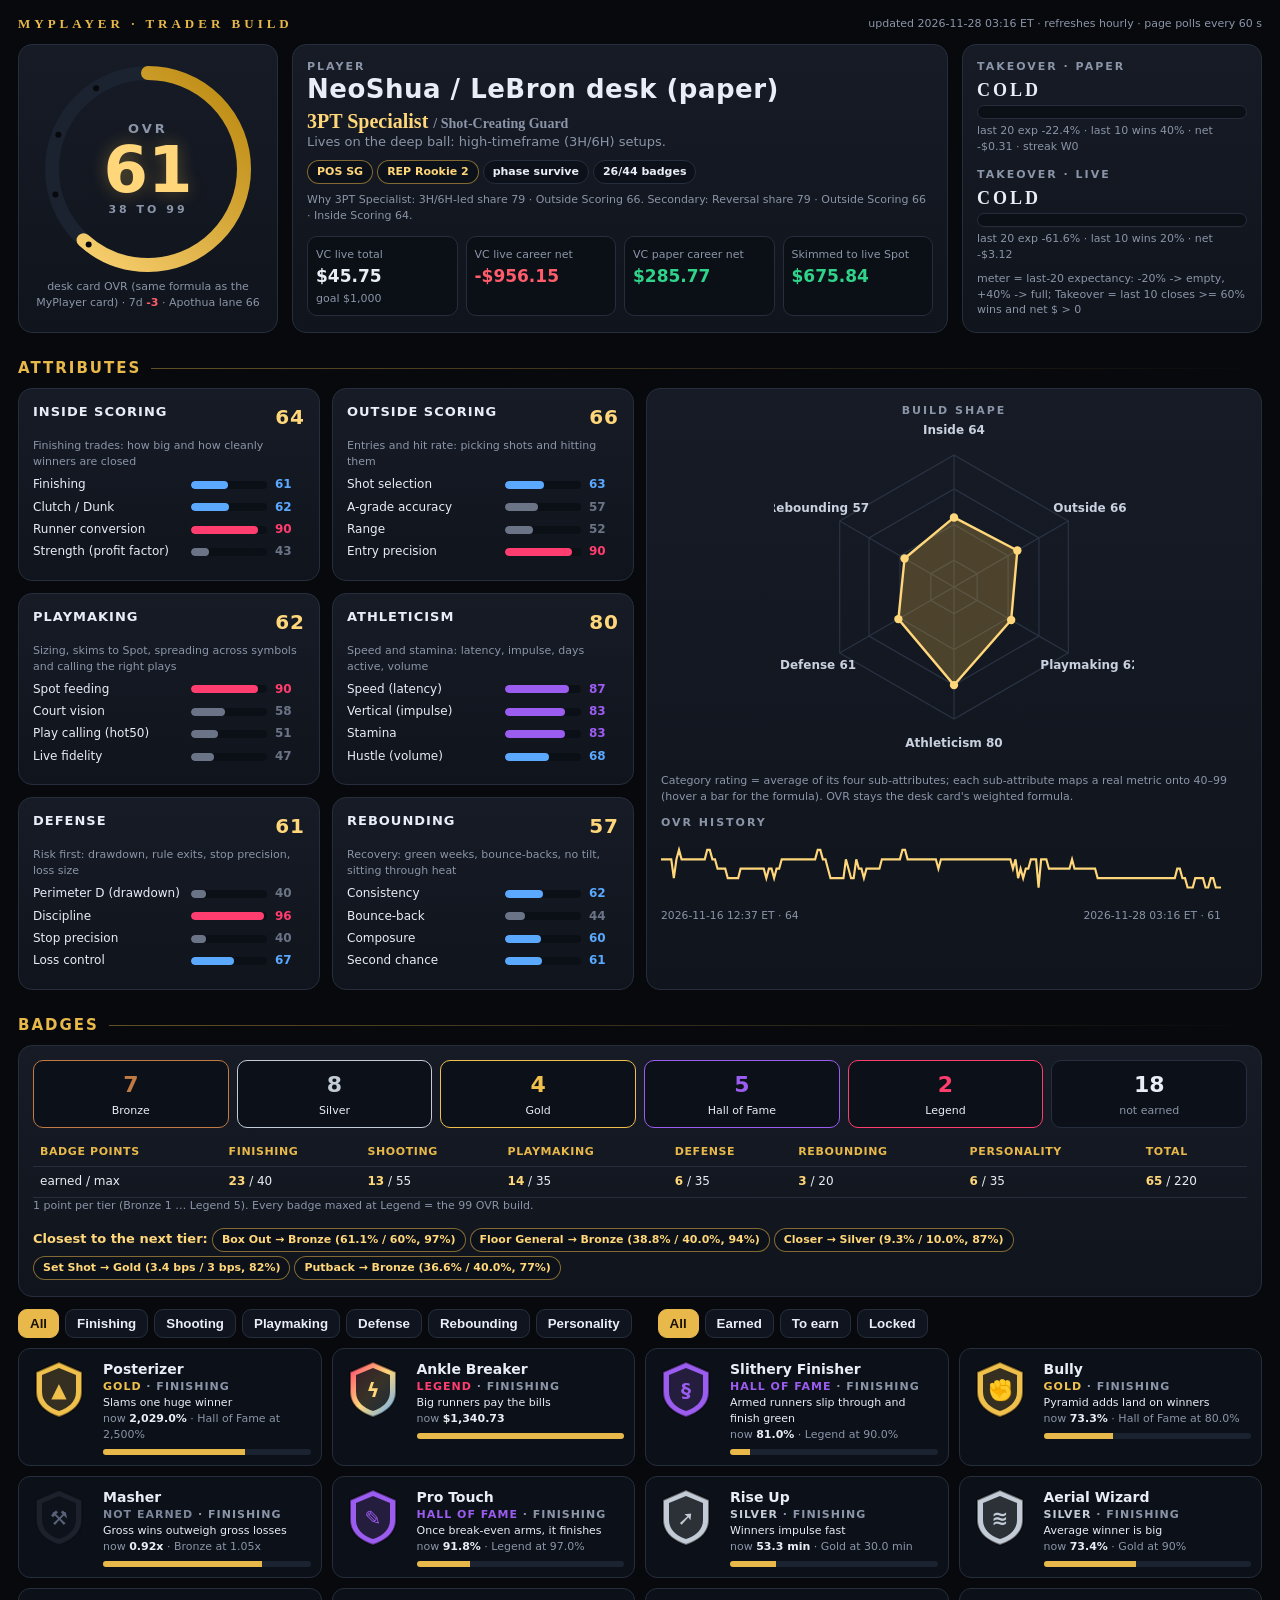
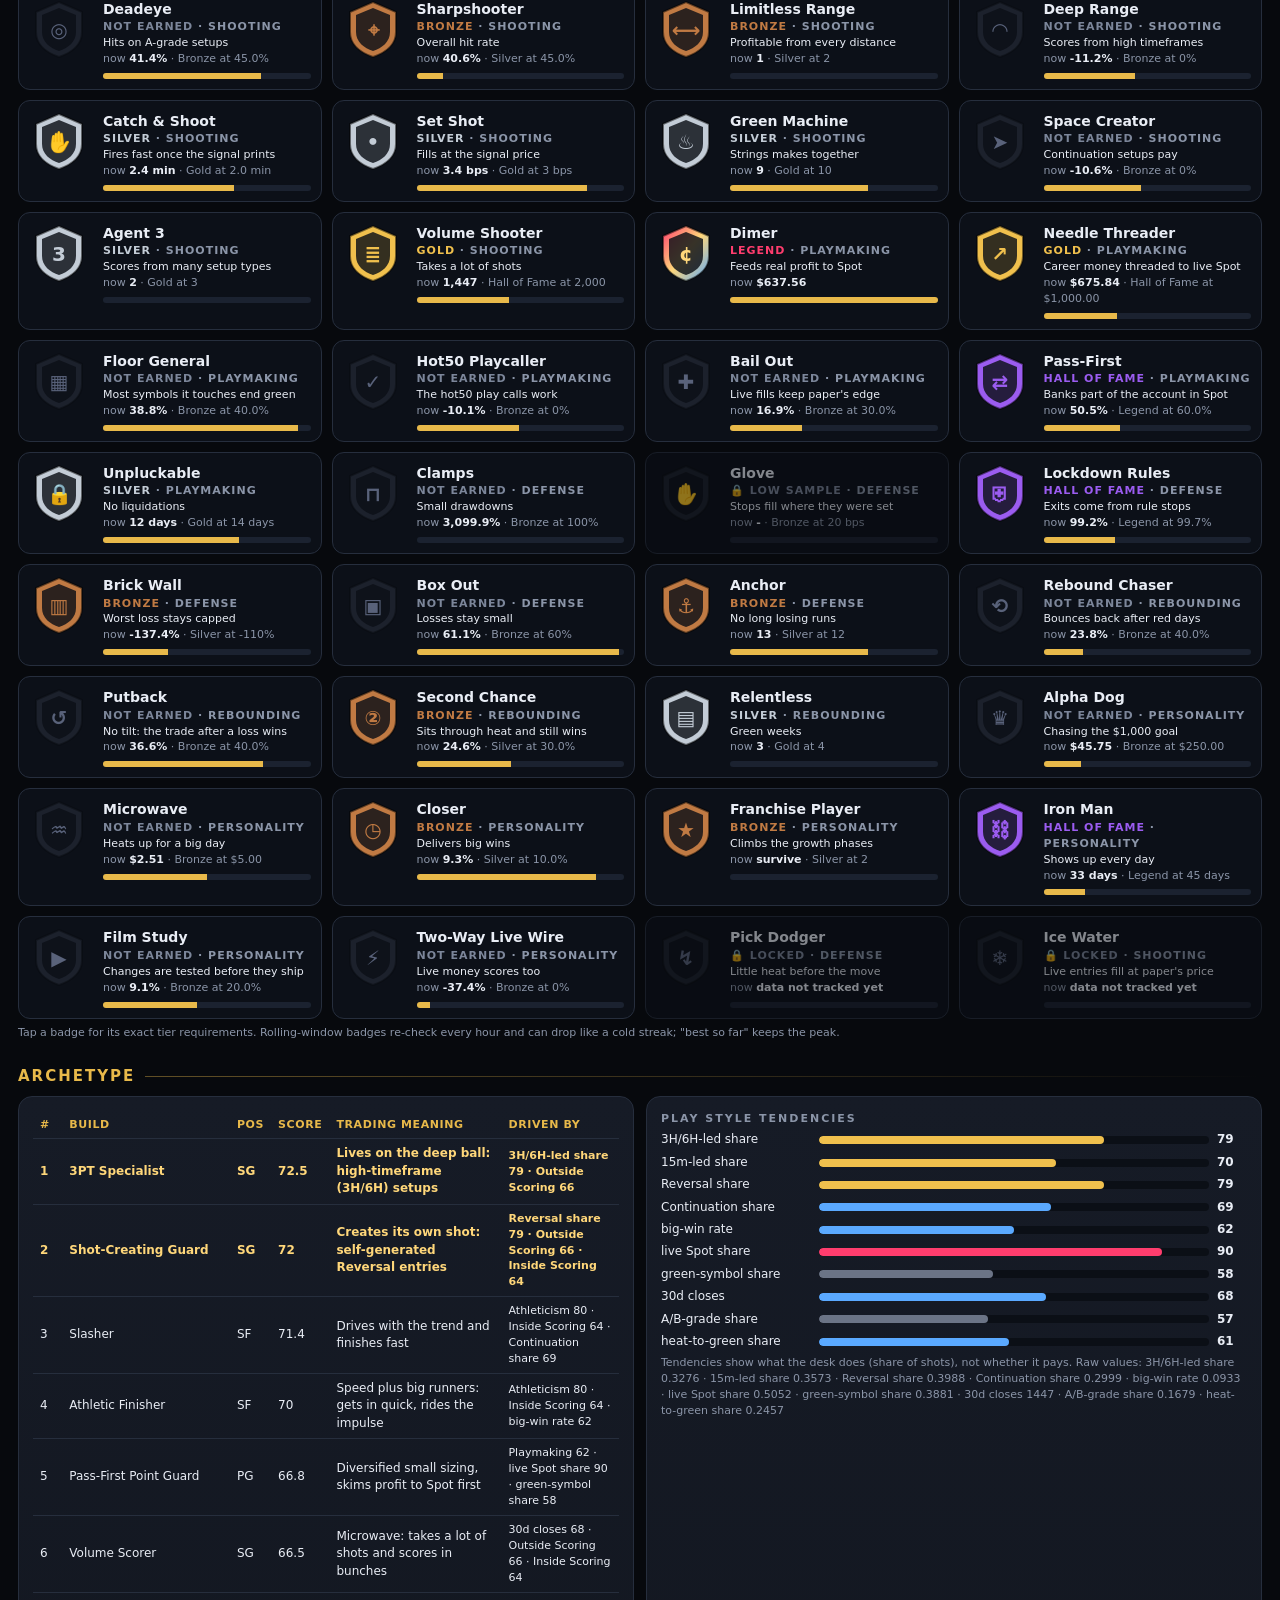
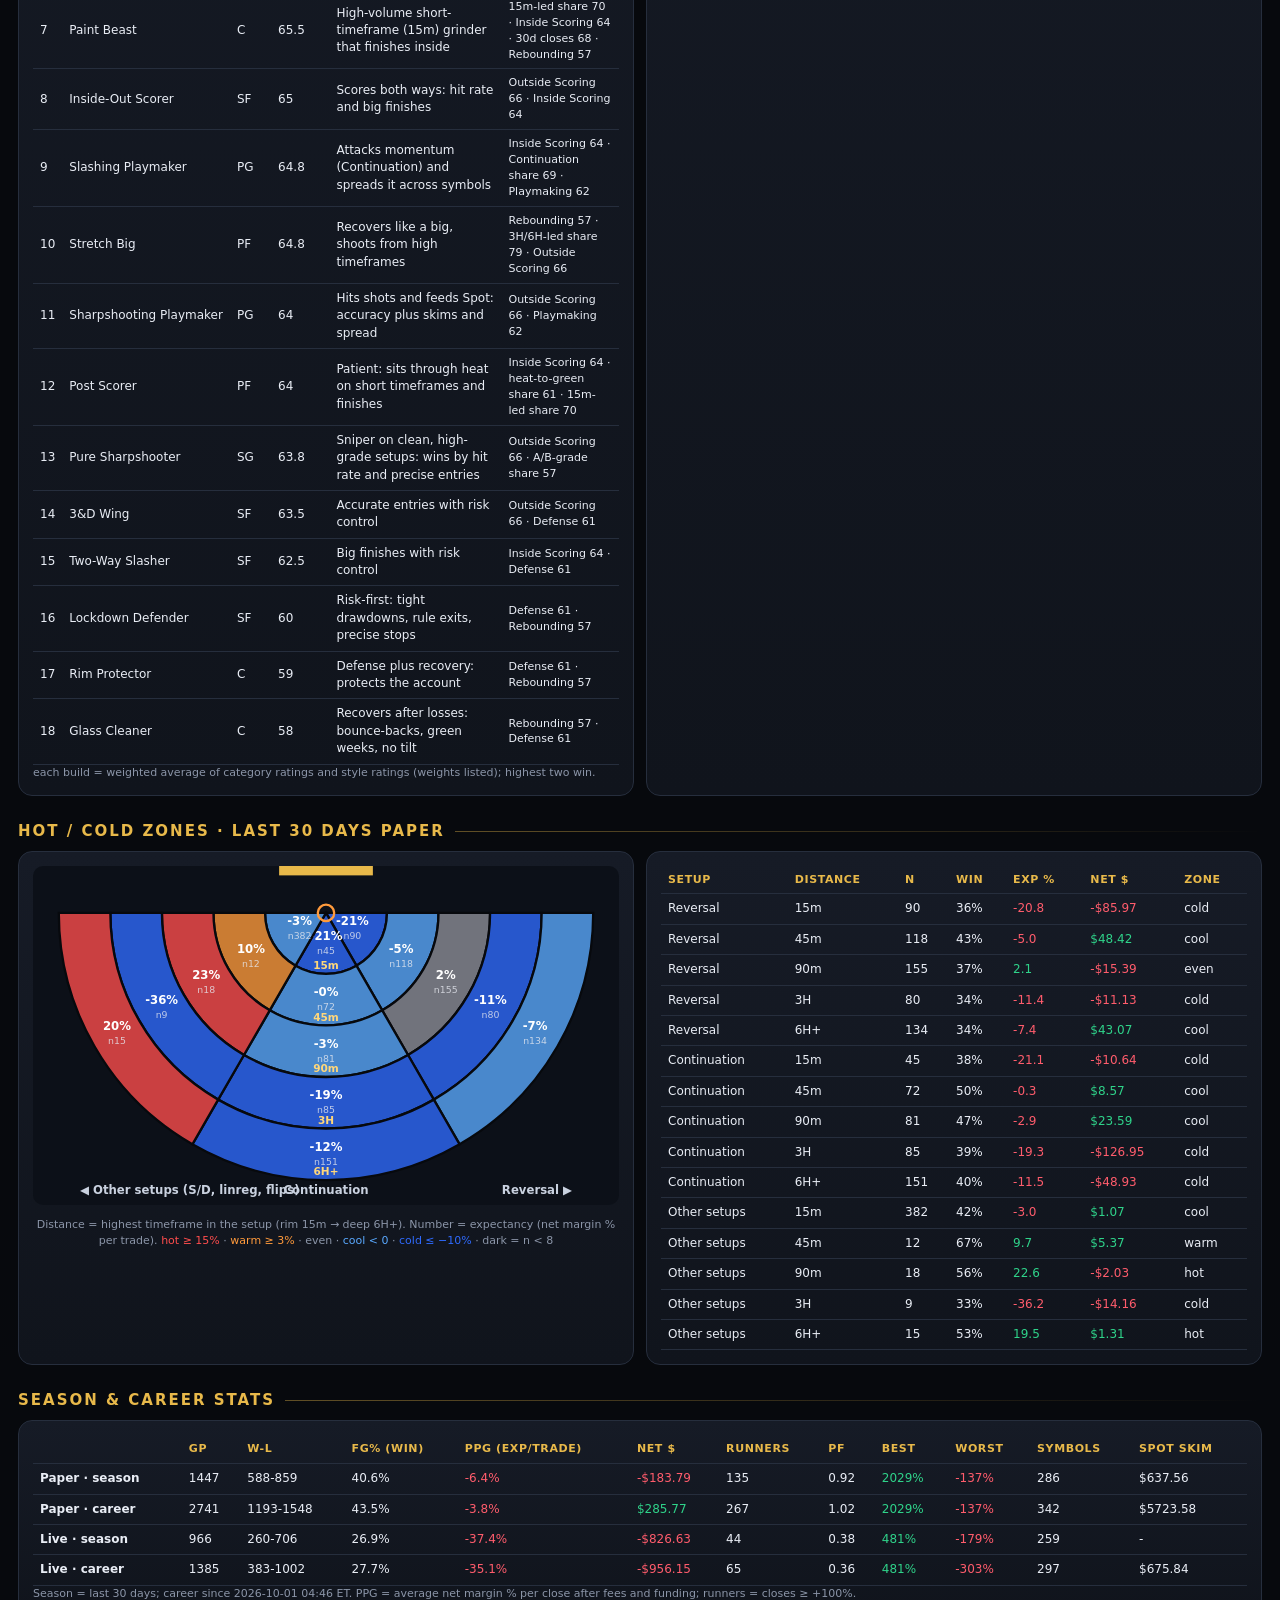
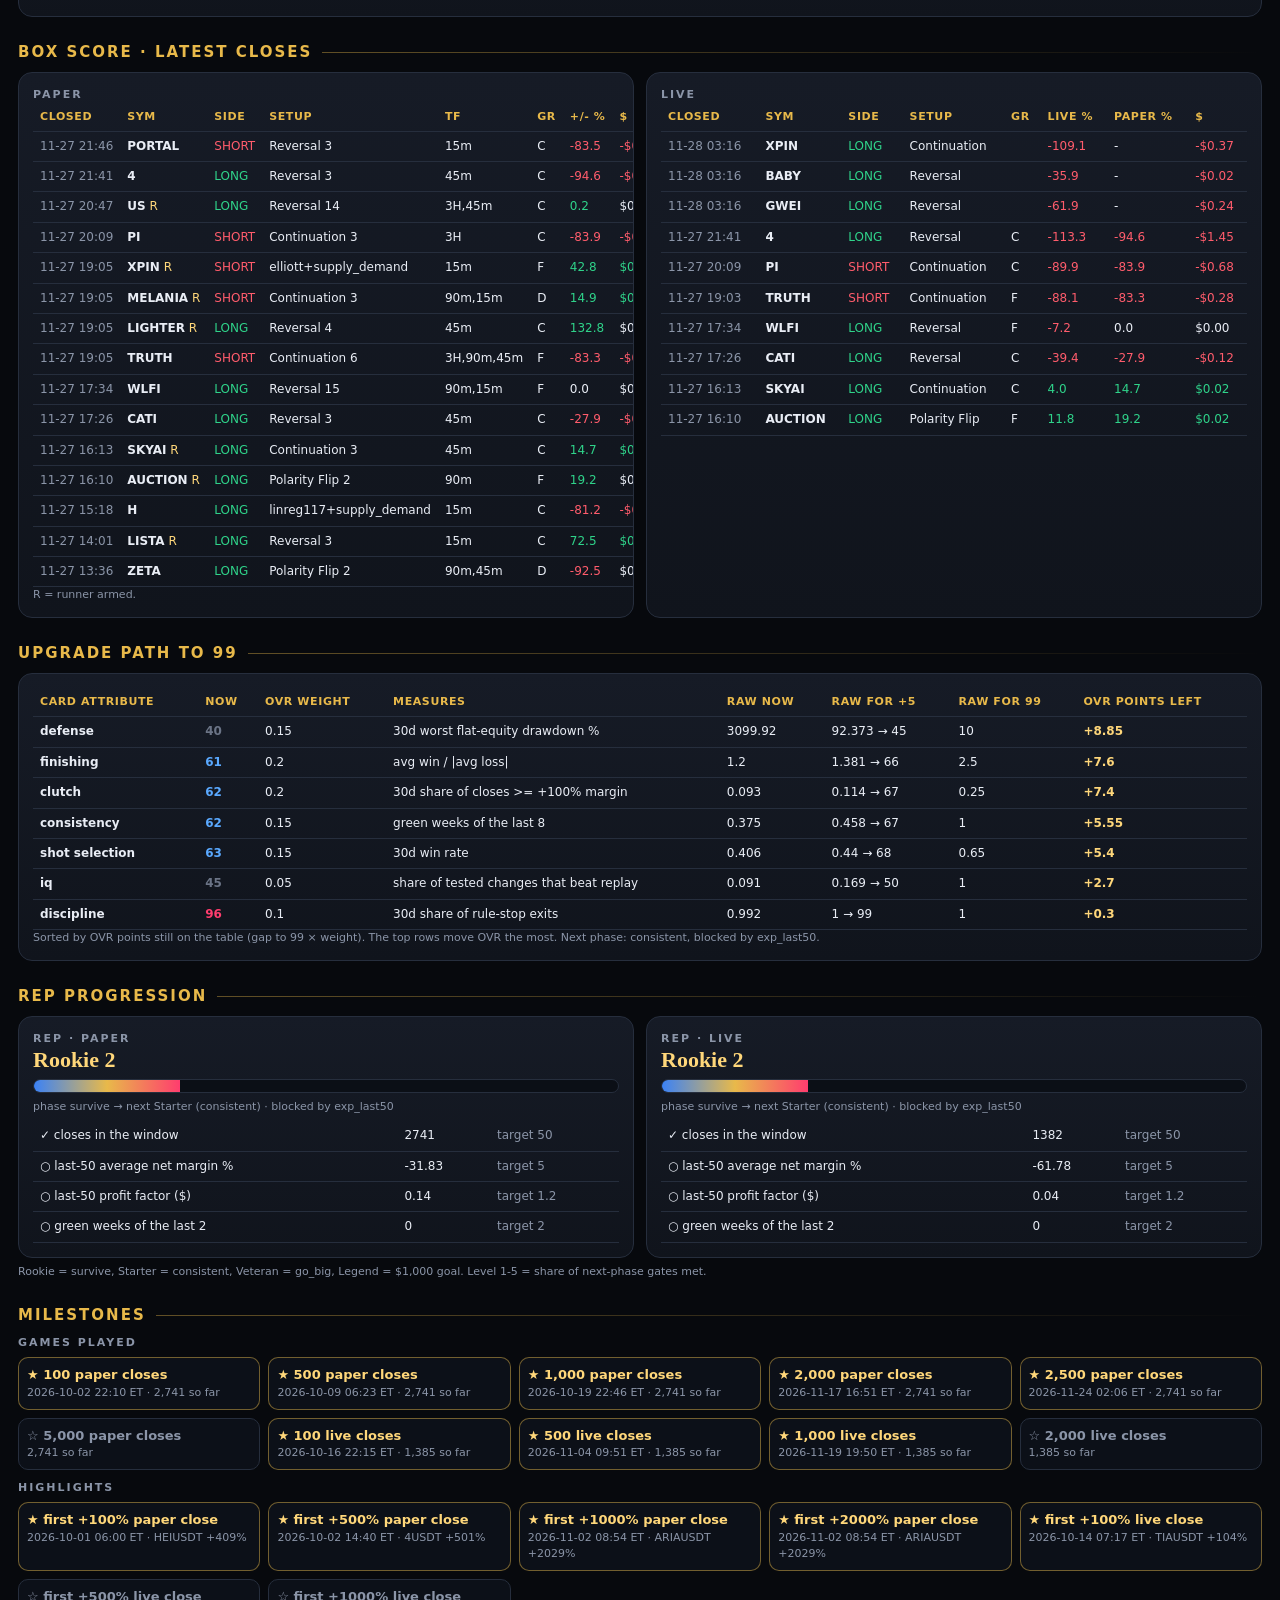
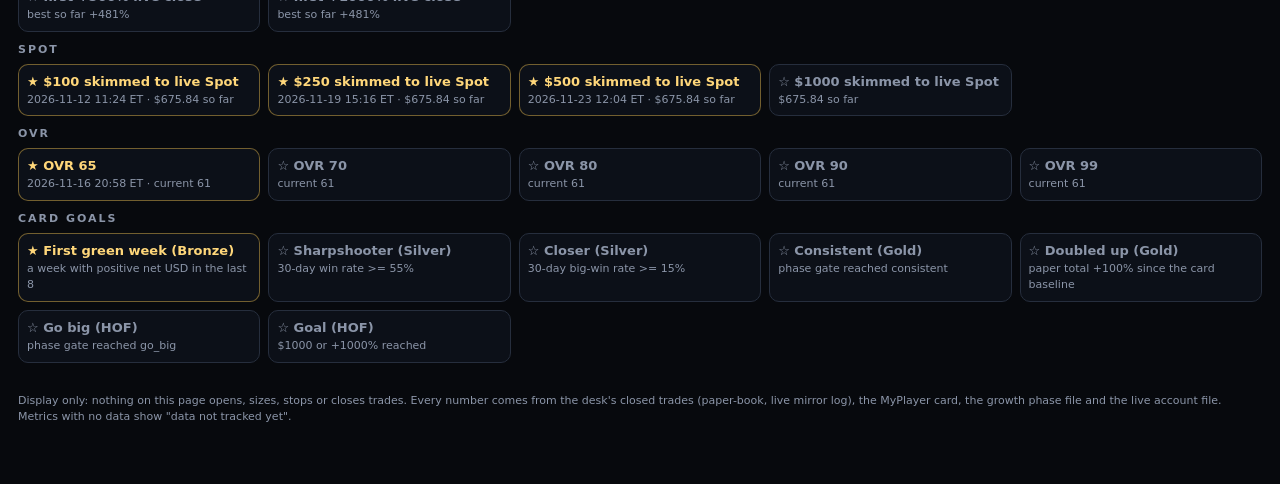
<file: myplayer.html>
<!doctype html><html lang="en"><head><meta charset="utf-8"><meta name="viewport" content="width=device-width,initial-scale=1">
<title>MyPlayer · NeoShua desk</title>
<style>
:root{--bg:#07090d;--pan:#10141c;--pan2:#161b26;--line:#262e3d;--tx:#e9edf5;--mut:#8b95a8;--gold:#e8b94a;--gold2:#ffd77a;--g:#2fd38a;--r:#ff5c6c;--b:#5aa9ff;
--bronze:#c07a43;--silver:#c3ccd6;--goldT:#f0c04d;--hof:#9b5cf0;--legend:#ff3d6e}
*{box-sizing:border-box}body{margin:0;background:radial-gradient(1200px 600px at 20% -10%,#2a1f08 0,transparent 60%),var(--bg);color:var(--tx);font:13px/1.45 Inter,system-ui,Segoe UI,Arial,sans-serif}
a{color:var(--gold2)}.wrap{max-width:1320px;margin:0 auto;padding:16px 18px 60px}
h2{font:800 15px/1 Inter,system-ui;letter-spacing:2px;text-transform:uppercase;color:var(--gold);margin:28px 0 12px;display:flex;align-items:center;gap:10px}
h2:after{content:"";flex:1;height:1px;background:linear-gradient(90deg,#e8b94a66,transparent)}
.pan{background:linear-gradient(180deg,var(--pan2),var(--pan));border:1px solid var(--line);border-radius:14px;padding:14px}
.m{color:var(--mut)}.g{color:var(--g)}.r{color:var(--r)}.y{color:var(--gold2)}.sm{font-size:11px}
.hero{display:grid;grid-template-columns:260px 1fr 300px;gap:14px;align-items:stretch}
@media(max-width:1000px){.hero{grid-template-columns:1fr}}
.ring{position:relative;width:220px;height:220px;margin:0 auto}.ring .num{position:absolute;inset:0;display:flex;flex-direction:column;align-items:center;justify-content:center}
.ring .num b{font:900 64px/1 Inter,system-ui;color:var(--gold2);text-shadow:0 0 18px #e8b94a55}.ring .num span{letter-spacing:3px;color:var(--mut);font-weight:700}
.pname{font:900 26px/1.1 Inter,system-ui;letter-spacing:.5px}.arch{font:800 20px/1.2 Inter;color:var(--gold2);margin-top:6px}
.chip{display:inline-block;padding:3px 9px;border-radius:999px;border:1px solid var(--line);background:#0c1018;font-size:11px;font-weight:700;margin:2px 4px 2px 0}
.chip.gold{border-color:#e8b94a88;color:var(--gold2)}
.kv{display:grid;grid-template-columns:repeat(4,1fr);gap:8px;margin-top:12px}.kv div{background:#0b0f16;border:1px solid var(--line);border-radius:10px;padding:8px}.kv b{display:block;font-size:17px}
.meter{height:14px;border-radius:8px;background:#0b0f16;border:1px solid var(--line);overflow:hidden}.meter i{display:block;height:100%;background:linear-gradient(90deg,#3b82f6,#e8b94a,#ff3d6e)}
.tko{font:900 18px/1 Inter;letter-spacing:3px}.tko.on{color:#ff6a3d;text-shadow:0 0 12px #ff6a3d}
.grid{display:grid;gap:12px;grid-template-columns:repeat(auto-fill,minmax(300px,1fr))}
.cat h3{margin:0 0 6px;font-size:13px;text-transform:uppercase;letter-spacing:1px;display:flex;justify-content:space-between}.cat h3 b{color:var(--gold2);font-size:20px}
.bar{display:grid;grid-template-columns:150px 1fr 30px;gap:8px;align-items:center;margin:5px 0;font-size:12px}
.bar .t{height:8px;border-radius:5px;background:#0b0f16;overflow:hidden}.bar .t i{display:block;height:100%;border-radius:5px}
.badges{display:grid;gap:10px;grid-template-columns:repeat(auto-fill,minmax(250px,1fr))}
.bdg{display:grid;grid-template-columns:64px 1fr;gap:10px;background:#0c1018;border:1px solid var(--line);border-radius:12px;padding:10px;cursor:pointer}
.bdg.locked{opacity:.55}.bdg .nm{font-weight:800;font-size:14px}.bdg .tr{font-size:11px;font-weight:800;letter-spacing:1px;text-transform:uppercase}
.bdg .req{display:none;grid-column:1/-1;font-size:11px;border-top:1px dashed var(--line);padding-top:6px;margin-top:2px}.bdg.open .req{display:block}
.req div.met{color:var(--g)}.prog{height:6px;border-radius:4px;background:#1b2230;overflow:hidden;margin-top:6px}.prog i{display:block;height:100%;background:var(--gold)}
.tabs{display:flex;gap:6px;flex-wrap:wrap;margin-bottom:10px}.tabs button{background:#0f141e;border:1px solid var(--line);color:var(--tx);padding:6px 11px;border-radius:9px;cursor:pointer;font-weight:700}
.tabs button.on{background:var(--gold);color:#1a1204;border-color:var(--gold)}
table{width:100%;border-collapse:collapse;font-size:12px}th,td{padding:6px 7px;border-bottom:1px solid var(--line);text-align:left;white-space:nowrap}th{color:var(--gold);font-weight:700;font-size:11px;text-transform:uppercase;letter-spacing:.6px}
.tw{overflow:auto}.two{display:grid;grid-template-columns:1fr 1fr;gap:12px}@media(max-width:900px){.two{grid-template-columns:1fr}}
.tc{display:flex;gap:8px;flex-wrap:wrap}.tc div{flex:1;min-width:90px;text-align:center;border-radius:10px;padding:8px;border:1px solid var(--line);background:#0c1018}.tc b{font-size:22px;display:block}
.ms{display:grid;grid-template-columns:repeat(auto-fill,minmax(240px,1fr));gap:8px}.ms>div{border:1px solid var(--line);border-radius:10px;padding:8px;background:#0c1018}.ms>.done{border-color:#e8b94a77}
#err{display:none;background:#3a1418;color:#ffb3ba;padding:8px 12px;border-radius:8px;margin-bottom:10px}
.foot{margin-top:30px;color:var(--mut);font-size:11px}
</style></head><body><div class="wrap">
<div id="err"></div>
<div style="display:flex;justify-content:space-between;align-items:center;gap:10px;flex-wrap:wrap">
 <div style="font:900 13px/1 Inter;letter-spacing:4px;color:var(--gold)">MYPLAYER · TRADER BUILD</div>
 <div class="m sm" id="upd">loading…</div></div>
<div id="app"><div class="pan" style="margin-top:12px">Loading MyPlayer data…</div></div>
<div class="foot">Display only: nothing on this page opens, sizes, stops or closes trades. Every number comes from the desk's closed trades (paper-book, live mirror log), the MyPlayer card, the growth phase file and the live account file. Metrics with no data show "data not tracked yet".</div>
</div>
<script>
const TC={Bronze:'var(--bronze)',Silver:'var(--silver)',Gold:'var(--goldT)','Hall of Fame':'var(--hof)',Legend:'var(--legend)'};
const TIERS=['Bronze','Silver','Gold','Hall of Fame','Legend'];
const GL={dunk:'▲',bolt:'ϟ',snake:'§',fist:'✊',hammer:'⚒',feather:'✎',rocket:'➚',wing:'≋',target:'◎',crosshair:'⌖',range:'⟷',arc:'◠',catch:'✋',dot:'•',flame:'♨',arrow:'➤',three:'3',stack:'≣',dime:'¢',needle:'↗',court:'▦',clipboard:'✓',life:'✚',pass:'⇄',lock:'🔒',clamp:'⊓',glove:'✋',shield:'⛨',wall:'▥',box:'▣',anchor:'⚓',dodge:'↯',rebound:'⟲',putback:'↺',second:'②',week:'▤',crown:'♛',microwave:'♒',clock:'◷',star:'★',iron:'⛓',film:'▶',plug:'⚡',ice:'❄'};
const esc=s=>String(s??'').replace(/[&<>"]/g,c=>({'&':'&amp;','<':'&lt;','>':'&gt;','"':'&quot;'}[c]));
const pct=(v,d=0)=>v==null?'-':(v*100).toFixed(d)+'%', num=(v,d=1)=>v==null?'-':(+v).toFixed(d), cls=v=>v>0?'g':v<0?'r':'';
const usd=v=>v==null?'-':(v<0?'-$':'$')+Math.abs(v).toFixed(2);
const rc=v=>v>=90?'#ff3d6e':v>=80?'#9b5cf0':v>=70?'#f0c04d':v>=60?'#5aa9ff':'#6b7486';
let D=null, bcat='All', bfilt='all';

async function loadData(){
  const plainFile=location.protocol==='file:'&&!window.__M;   // direct file:// open: fetch is blocked, use the .js copy
  if(!plainFile) for(const u of ['mind/MYPLAYER_BADGES.json','../mind/MYPLAYER_BADGES.json','../../mind/MYPLAYER_BADGES.json']){
    try{const r=await fetch(u+'?t='+Date.now(),{cache:'no-store'});if(r.ok){const j=await r.json();if(j&&j.badges)return j}}catch(e){}
  }
  return new Promise(res=>{const s=document.createElement('script');s.src='mind/MYPLAYER_BADGES.js?t='+Date.now();
    s.onload=()=>{s.remove();res(window.MYPLAYER_BADGES||null)};s.onerror=()=>{s.remove();res(null)};document.head.appendChild(s)});
}

function ring(ovr){const r=96,c=2*Math.PI*r,f=Math.max(0,Math.min(1,(ovr||0)/99));
 return `<div class="ring"><svg width="220" height="220" viewBox="0 0 220 220"><defs><linearGradient id="rg" x1="0" y1="0" x2="1" y2="1"><stop offset="0" stop-color="#ffd77a"/><stop offset="1" stop-color="#b8860b"/></linearGradient></defs>
 <circle cx="110" cy="110" r="${r}" fill="none" stroke="#1b2230" stroke-width="14"/>
 <circle cx="110" cy="110" r="${r}" fill="none" stroke="url(#rg)" stroke-width="14" stroke-linecap="round" stroke-dasharray="${c*f} ${c}" transform="rotate(-90 110 110)"/>
 ${[60,70,80,90].map(t=>{const a=t/99*2*Math.PI-Math.PI/2;return `<circle cx="${110+r*Math.cos(a)}" cy="${110+r*Math.sin(a)}" r="3" fill="#07090d"/>`}).join('')}
 </svg><div class="num"><span>OVR</span><b>${ovr??'?'}</b><span class="sm">${99-(ovr||0)} TO 99</span></div></div>`}

function badgeIcon(b,sz=60){const t=b.tier_name, col=t?TC[t]:'#3a4252', g=GL[b.icon]||'★';
 const leg=t==='Legend';
 return `<svg width="${sz}" height="${sz}" viewBox="0 0 60 60">${leg?`<defs><linearGradient id="lg${b.id}" x1="0" y1="0" x2="1" y2="1"><stop offset="0" stop-color="#ff3d6e"/><stop offset=".5" stop-color="#ffd77a"/><stop offset="1" stop-color="#5aa9ff"/></linearGradient></defs>`:''}
 <path d="M30 3 L53 13 L53 33 C53 46 42 54 30 58 C18 54 7 46 7 33 L7 13 Z" fill="${leg?`url(#lg${b.id})`:col}" opacity="${t?1:.35}" stroke="#000" stroke-opacity=".5" stroke-width="2"/>
 <path d="M30 9 L47 16 L47 33 C47 43 39 49 30 52 C21 49 13 43 13 33 L13 16 Z" fill="#0b0f16" opacity=".82"/>
 <text x="30" y="38" text-anchor="middle" font-size="20" font-weight="900" fill="${t?(leg?'#ffd77a':col):'#59627a'}" font-family="Segoe UI Symbol,Noto Sans Symbols,DejaVu Sans,sans-serif">${esc(g)}</text></svg>`}

function radar(cats){const N=cats.length,cx=150,cy=140,R=110;const pt=(i,v)=>{const a=-Math.PI/2+i*2*Math.PI/N,f=(v-25)/(99-25);return [cx+R*f*Math.cos(a),cy+R*f*Math.sin(a)]};
 let s=`<svg viewBox="0 0 300 290" width="100%" style="max-width:360px">`;
 [40,60,80,99].forEach(l=>{s+=`<polygon points="${cats.map((c,i)=>pt(i,l).join(',')).join(' ')}" fill="none" stroke="#2a3344" stroke-width="1"/>`});
 cats.forEach((c,i)=>{const [x,y]=pt(i,99),[lx,ly]=pt(i,113);s+=`<line x1="${cx}" y1="${cy}" x2="${x}" y2="${y}" stroke="#2a3344"/><text x="${lx}" y="${ly}" fill="#c9d1df" font-size="10" font-weight="700" text-anchor="middle" dominant-baseline="middle">${esc(c.name.replace(' Scoring',''))} ${c.rating}</text>`});
 s+=`<polygon points="${cats.map((c,i)=>pt(i,c.rating).join(',')).join(' ')}" fill="#e8b94a44" stroke="#ffd77a" stroke-width="2"/>`;
 cats.forEach((c,i)=>{const [x,y]=pt(i,c.rating);s+=`<circle cx="${x}" cy="${y}" r="3.5" fill="#ffd77a"/>`});
 return s+'</svg>'}

function court(z){// half court: distance bands by top timeframe, sectors by setup kind
 const cx=250,cy=40,bands=[0,52,96,140,184,228],dist=['15m','45m','90m','3H','6H+'],kinds=['Reversal','Continuation','Other setups'];
 const secs={Reversal:[0,60],Continuation:[60,120],'Other setups':[120,180]};
 const col=h=>({hot:'#ff4d4d',warm:'#ff9a3c',even:'#8d8f99',cool:'#5aa9ff',cold:'#2f6bff',none:'#1c2230'}[h]);
 const P=(r,a)=>[cx+r*Math.cos(a*Math.PI/180),cy+r*Math.sin(a*Math.PI/180)];
 let s=`<svg viewBox="0 0 500 290" width="100%" style="max-width:640px;background:#0c1018;border-radius:10px">`;
 z.forEach(q=>{const i=dist.indexOf(q.dist),[a0,a1]=secs[q.kind];const r0=bands[i],r1=bands[i+1];
  const A=P(r1,a0),B=P(r1,a1),C=P(r0,a1),E=P(r0,a0);
  const d=r0===0?`M${cx},${cy} L${A} A${r1},${r1} 0 0 1 ${B} Z`:`M${E} L${A} A${r1},${r1} 0 0 1 ${B} L${C} A${r0},${r0} 0 0 0 ${E} Z`;
  const [mx,my]=P((r0+r1)/2,(a0+a1)/2);
  s+=`<path d="${d}" fill="${col(q.heat)}" fill-opacity="${q.heat==='none'?.6:.78}" stroke="#07090d" stroke-width="2"><title>${esc(q.kind)} · ${q.dist}: n ${q.n}, win ${pct(q.win_rate)}, exp ${num(q.exp_pct)}%, net ${usd(q.net_usd)}</title></path>
  <text x="${mx}" y="${my-3}" text-anchor="middle" font-size="10" font-weight="800" fill="#fff">${q.n>=8?num(q.exp_pct,0)+'%':'—'}</text><text x="${mx}" y="${my+9}" text-anchor="middle" font-size="8" fill="#e6e9f0cc">n${q.n}</text>`});
 s+=`<rect x="${cx-40}" y="0" width="80" height="8" fill="#e8b94a"/><circle cx="${cx}" cy="${cy}" r="7" fill="none" stroke="#ff9a3c" stroke-width="2"/>`;
 dist.forEach((d,i)=>{s+=`<text x="${cx}" y="${cy+bands[i+1]-4}" text-anchor="middle" font-size="9" fill="#ffd77a" font-weight="800">${d}</text>`});
 s+=`<text x="40" y="280" fill="#c9d1df" font-size="10" font-weight="700">◀ Other setups (S/D, linreg, flips)</text><text x="250" y="280" text-anchor="middle" fill="#c9d1df" font-size="10" font-weight="700">Continuation</text><text x="460" y="280" text-anchor="end" fill="#c9d1df" font-size="10" font-weight="700">Reversal ▶</text>`;
 return s+'</svg>'}

function spark(h){if(!h||h.length<2)return '<span class="m">not enough history yet</span>';const xs=h.map(x=>x.ovr),mn=Math.min(...xs)-2,mx=Math.max(...xs)+2,W=520,H=70;
 const p=xs.map((v,i)=>`${(i/(xs.length-1)*W).toFixed(1)},${(H-(v-mn)/(mx-mn)*H).toFixed(1)}`).join(' ');
 return `<svg viewBox="0 0 ${W} ${H+14}" width="100%" style="max-width:560px"><polyline points="${p}" fill="none" stroke="#ffd77a" stroke-width="2"/><text x="0" y="${H+12}" fill="#8b95a8" font-size="10">${esc(h[0].et)} · ${xs[0]}</text><text x="${W}" y="${H+12}" fill="#8b95a8" font-size="10" text-anchor="end">${esc(h[h.length-1].et)} · ${xs[xs.length-1]}</text></svg>`}

function statRow(nm,s){if(!s||!s.n)return `<tr><td>${nm}</td><td colspan="11" class="m">no closes</td></tr>`;
 return `<tr><td><b>${nm}</b></td><td>${s.n}</td><td>${s.w}-${s.l}</td><td>${pct(s.win_rate,1)}</td><td class="${cls(s.ppg)}">${num(s.ppg)}%</td><td class="${cls(s.net_usd)}">${usd(s.net_usd)}</td><td>${s.big_wins}</td><td>${s.pf==null?'-':num(s.pf,2)}</td><td class="g">${num(s.best_pct,0)}%</td><td class="r">${num(s.worst_pct,0)}%</td><td>${s.symbols}</td><td>${s.skim_usd==null?'-':usd(s.skim_usd)}</td></tr>`}

function render(){const d=D;if(!d)return;
 const a=d.archetype||{},p=a.primary||{},s2=a.secondary||{},t=d.takeover||{},tl=d.takeover_live||{},rp=(d.rep||{}).paper||{},rl=(d.rep||{}).live||{},vc=d.vc||{},bc=d.badge_counts||{};
 document.getElementById('upd').textContent='updated '+(d.updated_et||'?')+' · refreshes hourly · page polls every 60 s';
 let h=`<div class="hero" style="margin-top:12px">
 <div class="pan">${ring(d.ovr)}<div style="text-align:center" class="sm m">desk card OVR (same formula as the MyPlayer card)${d.ovr_change_7d!=null?` · 7d <b class="${cls(d.ovr_change_7d)}">${d.ovr_change_7d>0?'+':''}${d.ovr_change_7d}</b>`:''}${d.apothua_lane!=null?` · Apothua lane ${d.apothua_lane}`:''}</div></div>
 <div class="pan"><div class="m sm" style="letter-spacing:2px;font-weight:800">PLAYER</div><div class="pname">${esc(d.player)}</div>
  <div class="arch">${esc(p.name)} <span class="m" style="font-size:14px">/ ${esc(s2.name)}</span></div>
  <div class="m">${esc(p.desc)}.</div>
  <div style="margin-top:6px"><span class="chip gold">POS ${esc(p.position)}</span><span class="chip gold">REP ${esc(rp.tier)} ${rp.level}</span><span class="chip">phase ${esc(d.phase)}</span><span class="chip">${d.badges_earned}/${d.badges_total} badges</span></div>
  <div class="m sm" style="margin-top:6px">Why ${esc(p.name)}: ${(p.why||[]).map(esc).join(' · ')}. Secondary: ${(s2.why||[]).map(esc).join(' · ')}.</div>
  <div class="kv"><div><span class="m sm">VC live total</span><b>${usd(vc.live_total_usd)}</b><span class="m sm">goal $1,000</span></div><div><span class="m sm">VC live career net</span><b class="${cls(vc.live_career_net_usd)}">${usd(vc.live_career_net_usd)}</b></div><div><span class="m sm">VC paper career net</span><b class="${cls(vc.paper_career_net_usd)}">${usd(vc.paper_career_net_usd)}</b></div><div><span class="m sm">Skimmed to live Spot</span><b class="g">${usd(vc.live_skimmed_usd)}</b></div></div></div>
 <div class="pan"><div class="m sm" style="letter-spacing:2px;font-weight:800">TAKEOVER · PAPER</div><div class="tko ${t.active?'on':''}" style="margin:6px 0">${t.active?'🔥 TAKEOVER':esc((t.status||'').toUpperCase())}</div>
  <div class="meter"><i style="width:${(t.meter||0)*100}%"></i></div><div class="sm m" style="margin-top:4px">last 20 exp ${num(t.exp_last20)}% · last 10 wins ${pct(t.win_last10)} · net ${usd(t.net_last10)} · streak W${t.current_win_streak??0}</div>
  <div class="m sm" style="letter-spacing:2px;font-weight:800;margin-top:12px">TAKEOVER · LIVE</div><div class="tko ${tl.active?'on':''}" style="margin:6px 0">${tl.active?'🔥 TAKEOVER':esc((tl.status||'').toUpperCase())}</div>
  <div class="meter"><i style="width:${(tl.meter||0)*100}%"></i></div><div class="sm m" style="margin-top:4px">last 20 exp ${num(tl.exp_last20)}% · last 10 wins ${pct(tl.win_last10)} · net ${usd(tl.net_last10)}</div>
  <div class="sm m" style="margin-top:8px">${esc(t.rule)}</div></div></div>`;

 h+=`<h2>Attributes</h2><div class="two"><div class="grid">${(d.categories||[]).map(c=>`<div class="pan cat"><h3><span>${esc(c.name)}</span><b>${c.rating}</b></h3><div class="m sm" style="margin-bottom:6px">${esc(c.what)}</div>
  ${c.subs.map(s=>`<div class="bar" title="${esc(s.how)} · raw ${s.raw??'-'}"><span>${esc(s.name)}</span><span class="t"><i style="width:${(s.rating-25)/(99-25)*100}%;background:${rc(s.rating)}"></i></span><b style="color:${rc(s.rating)}">${s.rating}</b></div>`).join('')}</div>`).join('')}</div>
  <div class="pan" style="text-align:center"><div class="m sm" style="letter-spacing:2px;font-weight:800">BUILD SHAPE</div>${radar(d.categories||[])}
  <div class="m sm" style="text-align:left">Category rating = average of its four sub-attributes; each sub-attribute maps a real metric onto 40–99 (hover a bar for the formula). OVR stays the desk card's weighted formula.</div>
  <div style="text-align:left;margin-top:10px"><div class="m sm" style="letter-spacing:2px;font-weight:800">OVR HISTORY</div>${spark(d.ovr_history)}</div></div></div>`;

 h+=`<h2>Badges</h2><div class="pan"><div class="tc">${TIERS.map(x=>`<div style="border-color:${TC[x]}"><b style="color:${TC[x]}">${bc[x]||0}</b><span class="sm">${x}</span></div>`).join('')}<div><b>${d.badges_total-d.badges_earned}</b><span class="sm m">not earned</span></div></div>
  <div class="tw" style="margin-top:10px"><table><tr><th>badge points</th>${(d.badge_points||[]).map(x=>`<th>${esc(x.cat)}</th>`).join('')}<th>total</th></tr><tr><td>earned / max</td>${(d.badge_points||[]).map(x=>`<td><b class="y">${x.earned}</b> / ${x.max}</td>`).join('')}<td><b class="y">${(d.badge_points||[]).reduce((s,x)=>s+x.earned,0)}</b> / ${(d.badge_points||[]).reduce((s,x)=>s+x.max,0)}</td></tr></table>
  <div class="m sm">1 point per tier (Bronze 1 … Legend 5). Every badge maxed at Legend = the 99 OVR build.</div></div>
  <div style="margin-top:12px"><b class="y">Closest to the next tier:</b> ${(d.closest||[]).map(c=>`<span class="chip gold">${esc(c.name)} → ${esc(c.next_tier)} (${esc(c.value)} / ${esc(c.need)}, ${Math.round(c.progress*100)}%)</span>`).join('')}</div></div>
  <div class="tabs" style="margin-top:12px" id="bcat">${['All','Finishing','Shooting','Playmaking','Defense','Rebounding','Personality'].map(c=>`<button data-c="${c}" class="${c===bcat?'on':''}">${c}</button>`).join('')}
  <span style="width:14px"></span>${[['all','All'],['earned','Earned'],['unearned','To earn'],['locked','Locked']].map(([k,l])=>`<button data-f="${k}" class="${k===bfilt?'on':''}">${l}</button>`).join('')}</div>
  <div class="badges">${(d.badges||[]).filter(b=>(bcat==='All'||b.cat===bcat)&&(bfilt==='all'||(bfilt==='earned'&&b.tier>0)||(bfilt==='unearned'&&b.tier===0&&b.status!=='not tracked')||(bfilt==='locked'&&(b.status==='not tracked'||b.status==='low sample')))).map(b=>`
  <div class="bdg ${b.status==='not tracked'||b.status==='low sample'?'locked':''}" data-id="${b.id}">${badgeIcon(b)}<div><div class="nm">${esc(b.name)}</div>
   <div class="tr" style="color:${b.tier_name?TC[b.tier_name]:'#7c869a'}">${b.tier_name||(b.status==='not tracked'?'🔒 locked':b.status==='low sample'?'🔒 low sample':'not earned')} <span class="m">· ${esc(b.cat)}</span></div>
   <div class="sm">${esc(b.meaning)}</div><div class="sm m">now <b style="color:var(--tx)">${esc(b.value_txt)}</b>${b.next_tier&&b.status!=='not tracked'?` · ${esc(b.next_tier)} at ${esc(b.next_req)}`:''}</div>
   <div class="prog"><i style="width:${b.tier>=5?100:b.progress*100}%"></i></div></div>
   <div class="req"><div class="m">${esc(b.metric)} · window ${esc(b.window)}${b.min_n?` · min n ${b.min_n}`:''} · n ${b.n??'-'}</div>
   ${b.requirements.map((r,i)=>`<div class="${i<b.tier?'met':''}">${i<b.tier?'✓':'○'} ${esc(r)}</div>`).join('')}
   ${b.peak_tier?`<div class="m">best so far ${esc(b.peak_tier)} (${esc(b.peak_et)})</div>`:''}${b.note?`<div class="y">${esc(b.note)}</div>`:''}</div></div>`).join('')}</div>
  <div class="m sm" style="margin-top:6px">Tap a badge for its exact tier requirements. Rolling-window badges re-check every hour and can drop like a cold streak; "best so far" keeps the peak.</div>`;

 h+=`<h2>Archetype</h2><div class="two"><div class="pan"><div class="tw"><table><tr><th>#</th><th>build</th><th>pos</th><th>score</th><th>trading meaning</th><th>driven by</th></tr>
  ${(a.all||[]).map((x,i)=>`<tr style="${i<2?'color:var(--gold2);font-weight:700':''}"><td>${i+1}</td><td>${esc(x.name)}</td><td>${esc(x.position)}</td><td>${x.score}</td><td style="white-space:normal">${esc(x.desc)}</td><td class="sm" style="white-space:normal">${x.why.map(esc).join(' · ')}</td></tr>`).join('')}</table></div>
  <div class="m sm">${esc(a.method)}.</div></div>
  <div class="pan"><div class="m sm" style="letter-spacing:2px;font-weight:800">PLAY STYLE TENDENCIES</div>${Object.values(d.styles||{}).map(s=>`<div class="bar"><span>${esc(s.label)}</span><span class="t"><i style="width:${(s.rating-25)/(74)*100}%;background:${rc(s.rating)}"></i></span><b>${s.rating}</b></div>`).join('')}
  <div class="m sm">Tendencies show what the desk does (share of shots), not whether it pays. Raw values: ${Object.values(d.styles||{}).map(s=>esc(s.label)+' '+s.raw).join(' · ')}</div></div></div>`;

 h+=`<h2>Hot / cold zones · last 30 days paper</h2><div class="two"><div class="pan" style="text-align:center">${court(d.zones||[])}
  <div class="sm m" style="margin-top:6px">Distance = highest timeframe in the setup (rim 15m → deep 6H+). Number = expectancy (net margin % per trade). <span style="color:#ff4d4d">hot ≥ 15%</span> · <span style="color:#ff9a3c">warm ≥ 3%</span> · even · <span style="color:#5aa9ff">cool &lt; 0</span> · <span style="color:#2f6bff">cold ≤ −10%</span> · dark = n &lt; 8</div></div>
  <div class="pan tw"><table><tr><th>setup</th><th>distance</th><th>n</th><th>win</th><th>exp %</th><th>net $</th><th>zone</th></tr>${(d.zones||[]).filter(z=>z.n).map(z=>`<tr><td>${esc(z.kind)}</td><td>${z.dist}</td><td>${z.n}</td><td>${pct(z.win_rate)}</td><td class="${cls(z.exp_pct)}">${num(z.exp_pct)}</td><td class="${cls(z.net_usd)}">${usd(z.net_usd)}</td><td>${z.heat}</td></tr>`).join('')}</table></div></div>`;

 const st=d.stats||{};
 h+=`<h2>Season &amp; career stats</h2><div class="pan tw"><table><tr><th></th><th>GP</th><th>W-L</th><th>FG% (win)</th><th>PPG (exp/trade)</th><th>net $</th><th>runners</th><th>PF</th><th>best</th><th>worst</th><th>symbols</th><th>Spot skim</th></tr>
  ${statRow('Paper · season',st.paper_season)}${statRow('Paper · career',st.paper_career)}${statRow('Live · season',st.live_season)}${statRow('Live · career',st.live_career)}</table>
  <div class="m sm">Season = ${esc(st.season)}; career since ${esc(st.career_since)}. PPG = average net margin % per close after fees and funding; runners = closes ≥ +100%.</div></div>`;

 h+=`<h2>Box score · latest closes</h2><div class="two"><div class="pan tw"><div class="m sm" style="font-weight:800;letter-spacing:2px">PAPER</div><table><tr><th>closed</th><th>sym</th><th>side</th><th>setup</th><th>TF</th><th>gr</th><th>+/- %</th><th>$</th><th>min</th><th>exit</th></tr>
  ${(d.box_paper||[]).map(x=>`<tr><td class="m">${esc((x.et||'').slice(5,16))}</td><td><b>${esc(x.symbol)}</b>${x.runner?' <span class="y">R</span>':''}</td><td class="${x.side==='LONG'?'g':'r'}">${x.side}</td><td>${esc(x.setup)}</td><td>${esc(x.tfs)}</td><td>${esc(x.grade)}</td><td class="${cls(x.net_pct)}">${num(x.net_pct)}</td><td class="${cls(x.net_usd)}">${usd(x.net_usd)}</td><td>${x.hold_min??'-'}</td><td class="m sm">${esc((x.exit||'').replace('stopped_',''))}</td></tr>`).join('')}</table><div class="m sm">R = runner armed.</div></div>
  <div class="pan tw"><div class="m sm" style="font-weight:800;letter-spacing:2px">LIVE</div><table><tr><th>closed</th><th>sym</th><th>side</th><th>setup</th><th>gr</th><th>live %</th><th>paper %</th><th>$</th></tr>
  ${(d.box_live||[]).map(x=>`<tr><td class="m">${esc((x.et||'').slice(5,16))}</td><td><b>${esc(x.symbol)}</b></td><td class="${x.side==='LONG'?'g':'r'}">${x.side}</td><td>${esc(x.setup)}</td><td>${esc(x.grade)}</td><td class="${cls(x.net_pct)}">${num(x.net_pct)}</td><td class="${cls(x.paper_pct)}">${num(x.paper_pct)}</td><td class="${cls(x.net_usd)}">${usd(x.net_usd)}</td></tr>`).join('')}</table></div></div>`;

 h+=`<h2>Upgrade path to 99</h2><div class="pan tw"><table><tr><th>card attribute</th><th>now</th><th>OVR weight</th><th>measures</th><th>raw now</th><th>raw for +5</th><th>raw for 99</th><th>OVR points left</th></tr>
  ${(d.upgrade_path||[]).map(u=>`<tr><td><b>${esc(u.attr.replace('_',' '))}</b></td><td style="color:${rc(u.rating)};font-weight:800">${u.rating}</td><td>${u.weight}</td><td>${esc(u.what)}</td><td>${u.raw??'-'}</td><td>${u.raw_for_next5} → ${u.next5}</td><td>${u.raw_for_99}</td><td><b class="y">+${u.ovr_points_left}</b></td></tr>`).join('')}</table>
  <div class="m sm">Sorted by OVR points still on the table (gap to 99 × weight). The top rows move OVR the most.${d.next_phase?` Next phase: ${esc(d.next_phase.next)}, blocked by ${esc(d.next_phase.blocking)}.`:''}</div></div>`;

 const repCard=(nm,r)=>`<div class="pan"><div class="m sm" style="font-weight:800;letter-spacing:2px">REP · ${nm}</div><div style="font:900 22px/1.2 Inter;color:var(--gold2)">${esc(r.tier)} ${r.level}</div>
  <div class="meter" style="margin:6px 0"><i style="width:${(r.progress||0)*100}%"></i></div><div class="sm m">phase ${esc(r.phase)} → next ${esc(r.next||'-')} (${esc(r.next_phase||'-')})${r.blocking?' · blocked by '+esc(r.blocking):''}</div>
  <table style="margin-top:6px">${(r.gaps||[]).map(g=>`<tr><td>${g.met?'✓':'○'} ${esc(g.what)}</td><td>${g.value}</td><td class="m">target ${g.target}</td></tr>`).join('')}</table></div>`;
 h+=`<h2>REP progression</h2><div class="two">${repCard('PAPER',rp)}${repCard('LIVE',rl)}</div><div class="m sm" style="margin-top:6px">${esc((d.rep||{}).map)}</div>`;

 const ms=d.milestones||[];const mc=[...new Set(ms.map(x=>x.cat))];
 h+=`<h2>Milestones</h2>${mc.map(c=>`<div class="m sm" style="font-weight:800;letter-spacing:2px;margin:10px 0 6px">${esc(c.toUpperCase())}</div><div class="ms">${ms.filter(x=>x.cat===c).map(x=>`<div class="${x.done?'done':''}"><b class="${x.done?'y':'m'}">${x.done?'★':'☆'} ${esc(x.name)}</b><div class="sm m">${x.et?esc(x.et)+' · ':''}${esc(x.detail)}</div></div>`).join('')}</div>`).join('')}`;
 document.getElementById('app').innerHTML=h;
}
document.addEventListener('click',e=>{const c=e.target.closest('#bcat button');if(c){if(c.dataset.c)bcat=c.dataset.c;if(c.dataset.f)bfilt=c.dataset.f;render();return}
 const b=e.target.closest('.bdg');if(b)b.classList.toggle('open')});
async function tick(){const d=await loadData();const er=document.getElementById('err');
 if(d){D=d;er.style.display='none';render()}else if(!D){er.style.display='block';er.textContent='MyPlayer data unavailable right now (mind/MYPLAYER_BADGES.json). It rebuilds hourly.'}}
tick();setInterval(tick,60000);
</script></body></html>
</file>
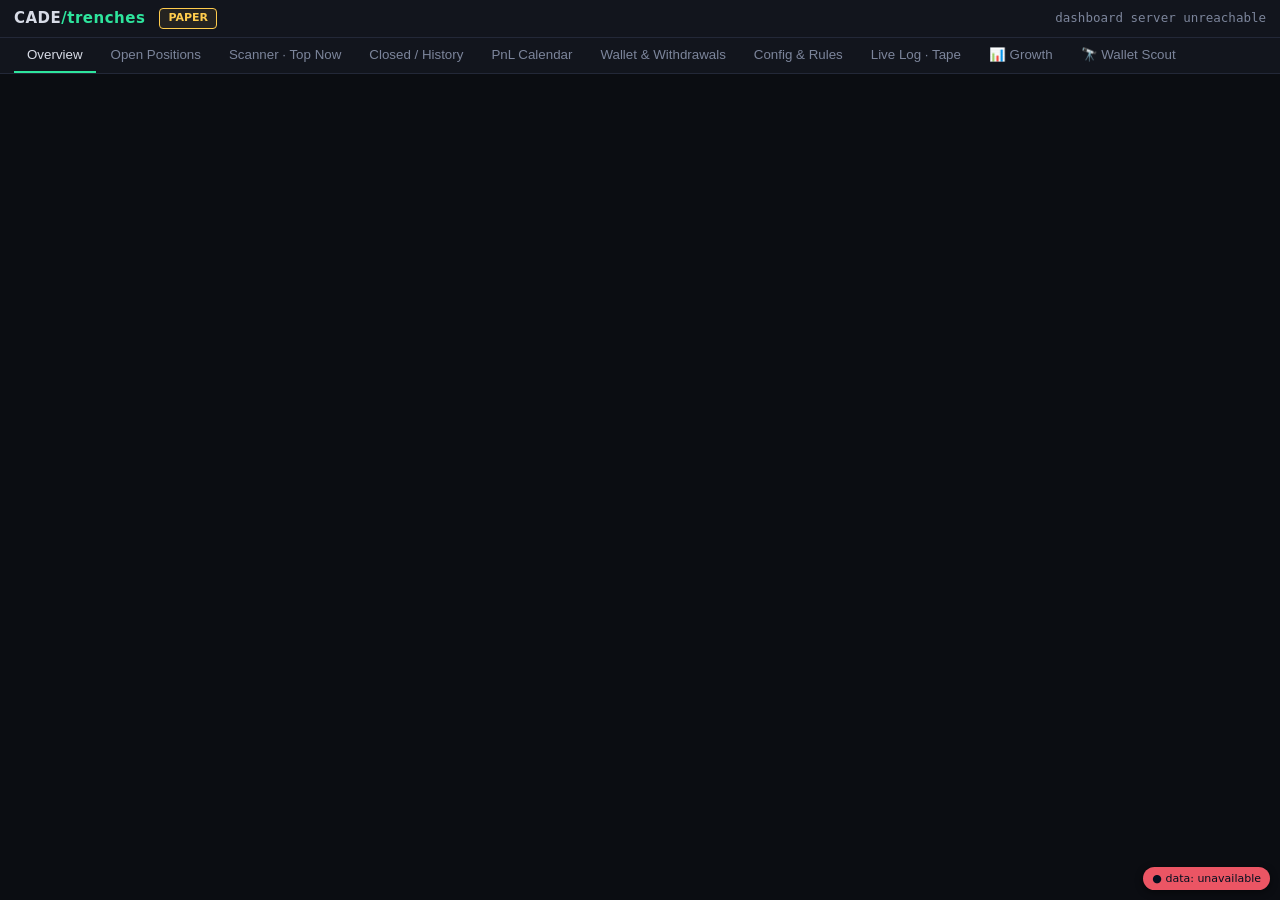
<file: dash/mirror/cade.html>
<!doctype html><html><head><script src="./shim.js"></script><meta charset="utf-8"><title>Cade · Trenches</title><meta name="viewport" content="width=device-width,initial-scale=1">
<style>
:root{--bg:#0b0d12;--p:#12151d;--p2:#181c26;--b:#232838;--t:#d7dbe6;--m:#7c859b;--g:#2ee59d;--r:#ff5470;--y:#ffcc4d;--c:#5ab4ff;--v:#a07bff}
*{box-sizing:border-box}body{margin:0;background:var(--bg);color:var(--t);font:12.5px/1.35 Inter,ui-sans-serif,system-ui,Segoe UI,sans-serif}
a{color:var(--c);text-decoration:none}a:hover{text-decoration:underline}.mono{font-family:ui-monospace,SFMono-Regular,Menlo,monospace}
header{display:flex;align-items:center;gap:14px;padding:8px 14px;background:var(--p);border-bottom:1px solid var(--b);position:sticky;top:0;z-index:5;flex-wrap:wrap}
.logo{font-weight:800;font-size:15px;letter-spacing:.5px}.logo span{color:var(--g)}
.badge{padding:2px 8px;border-radius:4px;font-weight:700;font-size:11px;border:1px solid}.paper{color:var(--y);border-color:var(--y);background:#ffcc4d14}.live{color:var(--r);border-color:var(--r)}
.hk{display:flex;gap:16px;flex-wrap:wrap}.hk div{display:flex;flex-direction:column}.hk b{font-size:14px}.hk small{color:var(--m);font-size:10.5px;text-transform:uppercase}
.dot{width:8px;height:8px;border-radius:50%;display:inline-block;margin-right:5px;background:var(--g);box-shadow:0 0 6px var(--g)}.dot.bad{background:var(--r);box-shadow:0 0 6px var(--r)}.dot.warn{background:var(--y);box-shadow:0 0 6px var(--y)}
nav{display:flex;gap:2px;padding:0 14px;background:var(--p);border-bottom:1px solid var(--b);overflow:auto}
nav button{background:none;border:0;color:var(--m);padding:9px 13px;cursor:pointer;font:600 12.5px inherit;border-bottom:2px solid transparent;white-space:nowrap}
nav button.on{color:var(--t);border-color:var(--g)}nav button .n{background:var(--p2);border-radius:8px;padding:0 6px;margin-left:4px;font-size:10.5px}
main{padding:12px 14px}.tab{display:none}.tab.on{display:block}
.grid{display:grid;grid-template-columns:repeat(auto-fill,minmax(170px,1fr));gap:8px;margin-bottom:12px}
.card{background:var(--p);border:1px solid var(--b);border-radius:8px;padding:10px 12px}.card small{color:var(--m);text-transform:uppercase;font-size:10.5px;letter-spacing:.4px}.card b{display:block;font-size:18px;margin-top:3px}.card i{font-style:normal;color:var(--m);font-size:11px}
.pnl+{}.up{color:var(--g)}.dn{color:var(--r)}.mut{color:var(--m)}.yel{color:var(--y)}
h3{margin:14px 0 6px;font-size:12px;text-transform:uppercase;letter-spacing:.6px;color:var(--m)}
table{width:100%;border-collapse:collapse;background:var(--p);border:1px solid var(--b);border-radius:8px;overflow:hidden}
th{position:sticky;top:0;background:var(--p2);color:var(--m);font-weight:600;font-size:10.5px;text-transform:uppercase;text-align:right;padding:7px 8px;white-space:nowrap}
td{padding:6px 8px;border-top:1px solid var(--b);text-align:right;white-space:nowrap}th:first-child,td:first-child{text-align:left}
tr:hover td{background:#1a1f2b}.tok{display:flex;align-items:center;gap:8px}.tok img,.tok .ph{width:26px;height:26px;border-radius:6px;background:var(--p2);object-fit:cover}
.tok .s{font-weight:700}.tok .mm{color:var(--m);font-size:10.5px}.lk a{margin-left:6px;font-size:10.5px;color:var(--m)}.lk a:hover{color:var(--c)}
.pill{display:inline-block;padding:1px 6px;border-radius:4px;font-size:10.5px;font-weight:700;margin:1px}
.ok{background:#2ee59d1c;color:var(--g)}.no{background:#ff54701f;color:var(--r)}.wa{background:#ffcc4d1c;color:var(--y)}.ne{background:#7c859b22;color:var(--m)}.bu{background:var(--g);color:#000}
.bar{height:5px;background:var(--p2);border-radius:3px;overflow:hidden;min-width:60px}.bar>div{height:100%}
.chart{background:var(--p);border:1px solid var(--b);border-radius:8px;padding:8px}canvas{width:100%;height:240px;display:block}
pre.log{background:#07090d;border:1px solid var(--b);border-radius:8px;padding:10px;max-height:70vh;overflow:auto;font:11.5px/1.45 ui-monospace,monospace;margin:0}
.lb{color:var(--g)}.ls{color:var(--y)}.le{color:var(--r)}.lw{color:var(--v)}
.two{display:grid;grid-template-columns:1fr 1fr;gap:12px}@media(max-width:1000px){.two{grid-template-columns:1fr}}
.cal{display:grid;grid-template-columns:repeat(7,1fr);gap:4px}.cal div{background:var(--p);border:1px solid var(--b);border-radius:6px;padding:6px;min-height:58px;font-size:11px}.cal div b{display:block;font-size:13px}
.kv{display:grid;grid-template-columns:auto 1fr;gap:4px 14px;background:var(--p);border:1px solid var(--b);border-radius:8px;padding:10px 12px}.kv span:nth-child(odd){color:var(--m)}
.banner{padding:8px 12px;border-radius:6px;margin-bottom:10px;font-weight:600}.banner.r{background:#ff547022;border:1px solid var(--r);color:var(--r)}.banner.y{background:#ffcc4d14;border:1px solid var(--y);color:var(--y)}
.stl{opacity:.38;filter:grayscale(1)}.stag{display:inline-block;margin-left:4px;padding:0 4px;border-radius:3px;font-size:9.5px;font-weight:700;background:#7c859b33;color:#aab;opacity:1;filter:none}.fr{cursor:help}
.tw{overflow:auto;max-height:78vh;border-radius:8px}

/* Live Log · Tape — styled after the paper bot's Mind tab */
#mind-wrap{--mbg:#141821;--mline:#2a3344;--mmut:#8b95a5;--mw:#e8edf5;display:flex;flex-direction:column;gap:10px;font:13px/1.35 -apple-system,BlinkMacSystemFont,"Segoe UI",sans-serif}
#mind-head{display:flex;align-items:baseline;gap:14px;flex-wrap:wrap;color:var(--mmut);font-size:12px}#mind-head strong{color:var(--mw);font-weight:600}
.mfil{display:flex;flex-wrap:wrap;gap:6px}.mf{background:var(--mbg);border:1px solid var(--mline);color:var(--mmut);border-radius:999px;padding:3px 10px;font:600 11px inherit;cursor:pointer}.mf span{margin-left:6px;opacity:.7}.mf.on{color:var(--mw);border-color:#5aa0ff;background:#5aa0ff22}
#mbox{height:58vh;min-height:260px;overflow-y:auto;background:var(--mbg);border:1px solid var(--mline);border-radius:12px;padding:10px 14px;font:13px/1.5 ui-monospace,SFMono-Regular,Menlo,Consolas,monospace}
#mbox .mline{display:grid;grid-template-columns:74px 104px 1fr;gap:10px;padding:4px 0 4px 8px;border-left:2px solid transparent;border-bottom:1px solid rgba(42,51,68,.45)}#mbox .mline:last-child{border-bottom:0}
#mbox .t{color:var(--mmut);font-variant-numeric:tabular-nums}#mbox .k{font-size:10px;font-weight:700;letter-spacing:.04em;text-transform:uppercase;opacity:.9}
#mbox .x{color:#cfd6e2;white-space:pre-wrap;word-break:break-word;font-family:-apple-system,BlinkMacSystemFont,"Segoe UI",sans-serif}#mbox .tk{color:var(--mw)}
#mbox .ml a{font-size:10px;color:var(--mmut);margin-left:4px}#mbox .ml a:hover{color:#5aa0ff}#mbox .ml{margin-right:2px}
#mbox .rep{font-size:10.5px;color:var(--mmut);background:#2a334466;border-radius:4px;padding:0 5px;font-family:ui-monospace,monospace}
.rawb{background:none;border:1px solid var(--mline);color:var(--mmut);border-radius:4px;font:10px ui-monospace,monospace;padding:0 5px;cursor:pointer;margin-left:4px;opacity:.6}.rawb:hover{opacity:1}
#mbox pre.raw{margin:4px 0 2px;padding:6px 8px;background:#0c0e12;border:1px solid var(--mline);border-radius:6px;font:11px/1.45 ui-monospace,monospace;color:var(--mmut);white-space:pre-wrap;word-break:break-all}
#mbox .quiet{color:var(--mmut);padding:40px 0;text-align:center;font-size:15px}
.mline.buy{border-left-color:rgba(46,196,126,.6)!important}.mline.buy .k,.mf.buy{color:#2ec47e}
.mline.tp{border-left-color:rgba(94,200,255,.6)!important}.mline.tp .k,.mf.tp{color:#5ec8ff}
.mline.sell,.mline.trail{border-left-color:rgba(201,162,39,.6)!important}.mline.sell .k,.mline.trail .k,.mf.sell,.mf.trail{color:#c9a227}
.mline.stop,.mline.error{border-left-color:rgba(232,88,88,.65)!important}.mline.stop .k,.mline.error .k,.mf.stop,.mf.error{color:#e85858}
.mline.veto,.mline.system{border-left-color:rgba(139,149,165,.45)!important}.mline.veto .k,.mline.system .k{color:#8b95a5}
.mline.watch{border-left-color:rgba(90,160,255,.5)!important}.mline.watch .k,.mf.watch{color:#5aa0ff}
.mline.halt{border-left-color:rgba(255,170,60,.8)!important}.mline.halt .k,.mf.halt{color:#ffaa3c}
.mline.withdraw{border-left-color:rgba(180,140,255,.6)!important}.mline.withdraw .k,.mf.withdraw{color:#b48cff}
#mind-panels{display:grid;grid-template-columns:repeat(auto-fit,minmax(340px,1fr));gap:10px}
.mpanel{background:var(--mbg);border:1px solid var(--mline);border-radius:12px;padding:10px 14px 12px;min-width:0}
.mpanel h3{margin:0 0 8px;font-size:12px;font-weight:700;letter-spacing:.04em;text-transform:uppercase;color:var(--mmut);display:flex;justify-content:space-between;gap:8px}.mpanel h3 .sub{text-transform:none;letter-spacing:0;font-weight:600;opacity:.8}
.mpanel .body{max-height:260px;overflow-y:auto;font-size:12.5px;line-height:1.45;color:#cfd6e2}.mpanel .idea{padding:4px 0;border-bottom:1px solid rgba(42,51,68,.45)}.mpanel .idea:last-child{border-bottom:0}.mpanel .idea .t{color:var(--mmut);font-size:11px;margin-right:8px;display:inline-block;min-width:34px}
.mpanel .chipline{display:flex;flex-wrap:wrap;gap:6px 14px;color:var(--mmut);font-size:12px;margin-bottom:4px}.mpanel .chipline strong{color:var(--mw)}.mpanel .lbl2{color:var(--mmut);font-size:11px;font-weight:700;letter-spacing:.03em;text-transform:uppercase;margin:8px 0 2px}
</style></head><body>
<header><div class="logo">CADE<span>/trenches</span></div><span id="mode" class="badge paper">PAPER</span>
<span id="eng"></span><div class="hk" id="hk"></div><div style="margin-left:auto" class="mut mono" id="upd"></div></header>
<nav id="nav"></nav><main id="main"></main>
<script>
const MTAGS=["BUY","SELL","TP","STOP","TRAIL","VETO","WATCH","HALT","WITHDRAW","ERROR","SYSTEM"],MI={BUY:"▲",SELL:"▼",TP:"◎",STOP:"✕",TRAIL:"↘",VETO:"⊘",WATCH:"◉",HALT:"■",WITHDRAW:"⇪",ERROR:"!",SYSTEM:"⚙"},MF=new Set(),MR=new Set();
function mf(t){MF.has(t)?MF.delete(t):MF.add(t);render()}function rt(k){MR.has(k)?MR.delete(k):MR.add(k);render()}
const TABS=[["ov","Overview"],["pos","Open Positions"],["scan","Scanner · Top Now"],["hist","Closed / History"],["cal","PnL Calendar"],["wd","Wallet & Withdrawals"],["cfg","Config & Rules"],["log","Live Log · Tape"],["gr","📊 Growth"],["sc","🔭 Wallet Scout"]];
let cur=location.hash.slice(1)||"ov",S=null;
const $=s=>document.querySelector(s),E=(v,d=2)=>v==null||isNaN(v)?"—":Number(v).toFixed(d);
const usd=(v,d=2)=>v==null?"—":(v<0?"-$":"$")+Math.abs(v).toLocaleString(undefined,{minimumFractionDigits:d,maximumFractionDigits:d});
const sgn=(v,d=2,pre="$")=>v==null?"<span class=mut>—</span>":`<span class="${v>0?"up":v<0?"dn":"mut"}">${v>0?"+":v<0?"-":""}${pre}${Math.abs(v).toFixed(d)}</span>`;
const pct=(v,d=1)=>v==null?"<span class=mut>—</span>":`<span class="${v>0?"up":v<0?"dn":"mut"}">${v>0?"+":""}${Number(v).toFixed(d)}%</span>`;
const K=v=>v==null?"—":v>=1e9?"$"+(v/1e9).toFixed(2)+"B":v>=1e6?"$"+(v/1e6).toFixed(2)+"M":v>=1e3?"$"+(v/1e3).toFixed(1)+"K":"$"+Math.round(v);
const N=v=>v==null?"—":v>=1e3?(v/1e3).toFixed(1)+"K":v;
const px=v=>{if(!v)return"—";if(v>=1)return"$"+v.toFixed(4);const s=v.toExponential(3).split("e");const z=-parseInt(s[1])-1;return z>=4?`$0.0<sub>${z}</sub>${(v*10**(z+1)).toFixed(3).replace(".","").slice(0,4)}`:"$"+v.toPrecision(4)};
const age=h=>h==null?"—":h<1?Math.round(h*60)+"m":h<48?h.toFixed(1)+"h":(h/24).toFixed(1)+"d";
const dur=m=>m==null?"—":m<60?Math.round(m)+"m":(m/60).toFixed(1)+"h";
const tm=s=>s?new Date(s).toLocaleString("en-US",{timeZone:"America/Detroit",month:"2-digit",day:"2-digit",hour:"2-digit",minute:"2-digit",second:"2-digit",hour12:false}):"—";
const ageS=ts=>ts?(new Date(S.now)-new Date(ts))/1000:null;
const F=(h,ts,src,L,force)=>{const a=ageS(ts),st=force||a==null||a>(L||40);return`<span class="fr${st?" stl":""}" title="${(src||"?").replace(/"/g,"")}${ts?" · "+tm(ts)+" ET · "+Math.round(a)+"s old":" · no timestamp"}">${h}</span>${st?'<span class=stag>stale</span>':""}`};
const short=m=>m.slice(0,4)+"…"+m.slice(-4);
const links=(m,pair)=>`<span class=lk><a target=_blank href="https://dexscreener.com/solana/${pair||m}">DS</a><a target=_blank href="https://solscan.io/token/${m}">Solscan</a><a target=_blank href="https://gmgn.ai/sol/token/${m}">GMGN</a><a target=_blank href="https://rugcheck.xyz/tokens/${m}">RC</a><a href="#" onclick="navigator.clipboard.writeText('${m}');return false" title="copy mint">⧉</a></span>`;
const tok=(t,d)=>`<div class=tok>${d&&d.img?`<img src="${d.img}" loading=lazy onerror="this.style.visibility='hidden'">`:'<div class=ph></div>'}<div><div class=s>${t.sym} ${links(t.mint,d&&d.pair)}</div><div class="mm mono">${short(t.mint)}${typeof t.dex=="string"?" · "+t.dex:t.dex_id?" · "+t.dex_id:""}</div></div></div>`;
const rugp=r=>{if(!r)return'<span class="pill ne">checking…</span>';return`<span class="pill ${r.mint_ok?"ok":"no"}">${r.mint_ok?"✓":"✗"} Mint</span><span class="pill ${r.freeze_ok?"ok":"no"}">${r.freeze_ok?"✓":"✗"} Freeze</span><span class="pill ${r.lp>=95?"ok":r.lp>=50?"wa":"no"}">LP ${Math.round(r.lp)}%</span>${r.rugged?'<span class="pill no">RUGGED</span>':""}`};
const sbar=s=>`<div style="display:flex;align-items:center;gap:6px;justify-content:flex-end"><b>${E(s,0)}</b><div class=bar style="width:60px"><div style="width:${Math.min(100,s||0)}%;background:${s>=95?"var(--g)":s>=70?"var(--y)":"var(--r)"}"></div></div></div>`;
function nav(){$("#nav").innerHTML=TABS.map(([k,l])=>{let n="";if(S){if(k=="pos")n=S.positions.length;if(k=="scan")n=S.top.length;if(k=="hist")n=S.closed.length;if(k=="wd")n=S.withdrawals.length}return`<button class="${k==cur?"on":""}" onclick="go('${k}')">${l}${n!==""?`<span class=n>${n}</span>`:""}</button>`}).join("")}
function go(k){cur=k;location.hash=k;nav();render()}
function header(){const a=S.acct,c=S.cycle,e=S.engine;$("#mode").textContent=S.mode;$("#mode").className="badge "+(S.mode=="PAPER"?"paper":"live");
const stale=c.age_s>90;$("#eng").innerHTML=`<span class="dot ${!e.running?"bad":stale?"warn":""}"></span>${e.running?"engine pid "+e.pids.join(","):"ENGINE DOWN"} <span class=mut>· cycle ${c.age_s==null?"—":Math.round(c.age_s)+"s ago"}</span>`;
$("#hk").innerHTML=`<div><small>Equity</small><b>${usd(a.equity)}</b></div><div><small>Cash</small><b>${usd(a.cash)}</b></div><div><small>Today</small><b>${sgn(a.pnl_today)}</b></div><div><small>All-time</small><b>${sgn(a.pnl_all)}</b></div><div><small>Open</small><b>${S.positions.length}/${S.config.max_open||"?"}</b></div><div><small>Halt</small><b class="${c.halt||S.kill?"dn":"up"}">${c.halt||(S.kill?"KILL":"none")}</b></div>`;
$("#upd").textContent="updated "+tm(S.now)+" ET"}
function curve(cv){const el=$("#cv");if(!el||!S.curve.length)return;const W=el.clientWidth,H=240,r=devicePixelRatio||1;el.width=W*r;el.height=H*r;const x=el.getContext("2d");x.scale(r,r);
const d=S.curve,ys=d.map(p=>p[1]),st=S.acct.start,mn=Math.min(...ys,st)*0.998,mx=Math.max(...ys,st)*1.002,t0=d[0][0],t1=d[d.length-1][0]||t0+1;
const X=t=>40+(W-50)*(t-t0)/Math.max(1,t1-t0),Y=v=>10+(H-30)*(1-(v-mn)/(mx-mn||1));x.strokeStyle="#232838";x.fillStyle="#7c859b";x.font="10px sans-serif";
for(let i=0;i<=4;i++){const v=mn+(mx-mn)*i/4;x.beginPath();x.moveTo(40,Y(v));x.lineTo(W,Y(v));x.stroke();x.fillText("$"+v.toFixed(2),2,Y(v)+3)}
x.setLineDash([4,4]);x.strokeStyle="#ffcc4d88";x.beginPath();x.moveTo(40,Y(st));x.lineTo(W,Y(st));x.stroke();x.setLineDash([]);
const up=ys[ys.length-1]>=st,col=up?"#2ee59d":"#ff5470",g=x.createLinearGradient(0,0,0,H);g.addColorStop(0,col+"55");g.addColorStop(1,col+"00");
x.beginPath();d.forEach((p,i)=>i?x.lineTo(X(p[0]),Y(p[1])):x.moveTo(X(p[0]),Y(p[1])));x.strokeStyle=col;x.lineWidth=1.6;x.stroke();x.lineTo(X(t1),H-20);x.lineTo(X(t0),H-20);x.fillStyle=g;x.fill();
x.fillStyle="#7c859b";[t0,(t0+t1)/2,t1].forEach((t,i)=>{const s=new Date(t*1000).toLocaleTimeString("en-US",{timeZone:"America/Detroit",hour:"2-digit",minute:"2-digit",hour12:false});x.fillText(s,i==0?40:i==1?X(t)-14:W-30,H-5)})}
function exitsTbl(ex){const k=Object.keys(ex);return k.length?k.map(w=>`<span class="pill ${/TP|partials/.test(w)?"ok":/stop|rug|liq/.test(w)?"no":"wa"}">${w}: ${ex[w]}</span>`).join(" "):"<span class=mut>no closes yet</span>"}
function statCards(s,l){return`<div class=card><small>${l} closes</small><b>${s.n}</b><i>${s.wins}W / ${s.losses}L</i></div><div class=card><small>${l} win rate</small><b>${s.wr==null?"—":E(s.wr,1)+"%"}</b><i>PF ${s.pf==null?"—":E(s.pf)}</i></div><div class=card><small>${l} realized</small><b>${sgn(s.pnl)}</b><i>best ${sgn(s.best)} · worst ${sgn(s.worst)}</i></div><div class=card><small>${l} avg W / L</small><b>${sgn(s.avg_win)} <span class=mut>/</span> ${sgn(s.avg_loss)}</b></div>`}
let SC=null;async function pollScout(){try{SC=await (await fetch("/api/scout",{cache:"no-store"})).json()}catch(e){}setTimeout(pollScout,30000)}
let GR=null;async function pollGrowth(){try{GR=await (await fetch("/api/growth",{cache:"no-store"})).json()}catch(e){}setTimeout(pollGrowth,60000)}
const R={
sc(){const z=SC;if(!z||!z.wallets||!z.wallets.generated)return'<div class="card mut">Wallet scout has not written WALLETS.json yet (every 2h, local timer cade/scout/run_scout.sh).</div>';const w=z.wallets,co=z.collector||{},sh=a=>a?a.slice(0,4)+"…"+a.slice(-4):"—",lk=a=>`<a class=mono href="https://solscan.io/account/${a}" target=_blank>${sh(a)}</a>`,pc=v=>v==null?"—":`<span class="${v>0?"up":v<0?"dn":""}">${E(v,1)}%</span>`,pp=v=>v==null?"—":E(v*100,0)+"%";
const row=x=>{const r=x.recent||{},c=x.career||{};return`<tr><td>${lk(x.w)}</td><td><span class="pill ${x.status=="proven"?"ok":x.status=="lab"?"bu":x.status=="negative"?"no":x.status=="learn_only"?"ne":"wa"}">${x.status}</span></td><td>${E(x.score,1)}</td><td>${r.n||0} · ${pc(r.pnl_pct)} · ${pp(r.win_rate)}</td><td>${c.n||0} · ${pc(c.pnl_pct)} · ${pp(c.win_rate)}</td><td>${pc(c.avg_pct)}</td><td>${pp(c.big_rate)}</td><td>${c.pos_days==null?"—":pp(c.pos_days)}</td><td>${c.max_dd_pct==null?"—":E(c.max_dd_pct,1)+"%"}</td><td>${c.hold_med_min==null?"—":E(c.hold_med_min,1)+"m"}</td><td>${c.size_med_sol==null?"—":E(c.size_med_sol,2)}</td><td>${x.copy_score??"—"} ${c.copy15!=null?"("+pc(c.copy15)+")":""}</td><td>${x.replay.passed?"✅":"—"} ${x.replay.n}</td><td>${x.forward.passed?"✅":"—"} ${x.forward.n}</td><td style="text-align:left">${(x.copy_blockers||[]).join(", ")}${x.faster_copy_5s?" · copyable at 5s?":""}</td></tr>`};
const hd='<tr><th>Wallet</th><th>Status</th><th>Score</th><th>7d n · PnL% · win</th><th>Career n · PnL% · win</th><th>Avg/trade</th><th>Big wins</th><th>+Days</th><th>Max DD</th><th>Hold</th><th>Size SOL</th><th>Copy score (net @15s)</th><th>Replay</th><th>Paper fwd</th><th>Flags</th></tr>';
const ls=w.lab_summary||{};
return`<div class=cards><div class=card><small>Stream (pump.fun + PumpSwap)</small><b class="${co.connected?"up":"dn"}">${co.connected?"live":"down"}</b><i>${co.trades||0} trades · ${co.rows||0} round trips this run</i></div><div class=card><small>Wallets verified</small><b>${w.evaluated||0}</b><i>${Object.entries(w.counts||{}).map(([k,v])=>k+" "+v).join(" · ")}</i></div><div class=card><small>Proven</small><b>${(w.proven||[]).length}</b><i>replay + paper forward</i></div><div class=card><small>Copy lab (paper)</small><b>${ls.closes||0} closes</b><i>${E(ls.pnl_sol||0,4)} SOL · ${(z.lab_open||[]).length} open · ${(w.lab||[]).length} wallets</i></div></div>
<div class=mut>Updated ${tm(w.generated)} · recent ${w.weights.recent_days}d ${w.weights.recent*100}% / career ${w.weights.career*100}% · realized only · DB ${w.db.round_trips} round trips, ${w.db.wallets} wallets since ${tm(w.db.since)}. Sources: ${Object.entries(w.sources||{}).map(([k,v])=>`<span class="pill ${v=="ok"?"ok":"no"}">${k}: ${v}</span>`).join(" ")}</div>
<h3>🏆 Leaderboard (copyable candidates)</h3><div class=tw><table>${hd}${(w.top||[]).map(row).join("")}</table></div>
<h3>🧪 Copy lab · paper book per wallet</h3><div class=tw><table><tr><th>Wallet</th><th>Mint</th><th>Opened</th><th>Lag</th><th>Exit</th><th>PnL SOL</th><th>PnL %</th><th>Hold</th></tr>${(z.lab_open||[]).map(p=>`<tr><td>${lk(p.w)}</td><td class=mono>${sh(p.mint)}</td><td>${tm(new Date(p.t_open*1000).toISOString())}</td><td>${p.lat_s}s</td><td><span class="pill wa">open</span></td><td>—</td><td>—</td><td>—</td></tr>`).join("")}${(z.lab_closed||[]).map(c=>`<tr><td>${lk(c.w)}</td><td class=mono>${sh(c.mint)}</td><td>${tm(c.ts_open)}</td><td>${c.lat_s}s</td><td>${c.exit}</td><td>${pc(null)}${E(c.pnl_sol,5)}</td><td>${pc(c.pct)}</td><td>${E(c.hold_min,1)}m</td></tr>`).join("")}</table></div>
<h3>🎯 Swing pattern lane (paper, own book${z.lane_off?" · OFF":""})</h3><div class=mut>${(()=>{const pl=w.pattern_lane||{},pa=z.lane_params||pl.params||{},ld=(pl.learned_default||{}),pp=pl.paper||{};return`Rule: buy ${pa.win_lo_s/60}-${pa.win_hi_s/60} min after launch, mcap ${pa.mcap_lo}-${pa.mcap_hi} SOL, buys>sells last 60s; stop ${pa.stop_pct}%, trail ${pa.trail_pct}% after +${pa.arm_pct}%, exit ~${pa.target_min} min (max ${pa.max_hold_min}); 0.02 SOL × rug-risk tier. Replay ${pl.replay_passed?"✅ passed":"❌ not passed"}: train ${ld.train?ld.train.n+" / "+ld.train.mean_pct+"%":"—"}, test ${ld.test?ld.test.n+" / "+ld.test.mean_pct+"%":"—"}. Paper: ${pp.closes||0} closes, ${E(pp.pnl_sol||0,4)} SOL${pp.avg_pct!=null?", avg "+pp.avg_pct+"%":""}.`})()}</div>
<div class=tw><table><tr><th>Mint</th><th>Opened</th><th>Launch age</th><th>MCap SOL</th><th>Risk · size</th><th>Exit</th><th>PnL SOL</th><th>PnL %</th><th>Hold</th></tr>${(z.lane_open||[]).map(p=>`<tr><td class=mono>${sh(p.mint)}</td><td>${tm(new Date(p.t_open*1000).toISOString())}</td><td>${p.launch_age_s}s</td><td>${p.entry_mcap_sol}</td><td>${p.risk} · ${p.size_mult}x</td><td><span class="pill wa">${p.exiting||"open"}</span></td><td>—</td><td>—</td><td>—</td></tr>`).join("")}${(z.lane_closed||[]).map(c=>`<tr><td class=mono>${sh(c.mint)}</td><td>${tm(c.ts_open)}</td><td>${c.launch_age_s}s</td><td>${c.entry_mcap_sol}</td><td>${c.risk} · ${c.size_mult}x</td><td>${c.exit}</td><td>${E(c.pnl_sol,5)}</td><td>${pc(c.pct)}</td><td>${E(c.hold_min,1)}m</td></tr>`).join("")}</table></div>
<h3>👀 Watch list (low sample, re-ranked every run)</h3><div class=tw><table>${hd}${(w.watch||[]).slice(0,40).map(row).join("")}</table></div>
<h3>📚 Learn-only (profitable, not copied yet · patterns in LEARN_PATTERNS.json · re-checked every run)</h3><div class=tw><table>${hd}${(w.learn_only||[]).map(row).join("")}</table></div>`},
gr(){const g=GR;if(!g||!g.scorecard)return'<div class="card mut">Growth file not written yet (hourly, local timer).</div>';const s=g.scorecard,h=g.health,m=g.myplayer||{},ph=g.phase||{},cf=g.confirm||{},f=g.families||{},v=g.vetoes_24h||{};
const x=n=>n==null?"—":(+n).toFixed(2),p=n=>n==null?"—":(100*n).toFixed(0)+"%",cl=n=>n>0?"up":n<0?"dn":"";
const sp=(m.spark||[]).map((o,i,a)=>`${(i/Math.max(1,a.length-1)*200).toFixed(0)},${(40-(o-40)/59*40).toFixed(0)}`).join(" ");
return`<div class=cards><div class=card><small>MyPlayer OVR</small><b>${m.ovr??"?"}</b><i>${Object.entries(m.attributes||{}).map(([k,v])=>k.split(" ")[0]+" "+v).join(" · ")}</i><svg width=200 height=40><polyline fill=none stroke="#5ad" points="${sp}"/></svg></div>
<div class=card><small>Phase</small><b>${ph.phase}</b><i>PF ${x(ph.pf_all)} · 30d PF ${x(ph.pf_30d)} (${ph.n_30d}) · vs start $${x(ph.equity_vs_start)}</i></div>
<div class=card><small>Career</small><b class="${cl(s.net_usd)}">$${x(s.net_usd)}</b><i>${s.n} closes · win ${p(s.win_rate)} · avg win ${s.avg_win_pct}% / loss ${s.avg_loss_pct}% · max DD $${x(s.max_dd_usd)}</i></div>
<div class=card><small>Health</small><b class="${h.ok?"up":"dn"}">${h.ok?"bot screen ON":"check"}</b><i>stream ${h.stream_connected?"connected":"down"} · cycle ${h.cycle_age_s}s · heartbeat ${h.heartbeat_age_s}s</i></div></div>
<h3>Loss tags</h3><table><tr><th>tag</th><th>n</th><th>rule</th></tr>${Object.entries(g.loss_tags.rules).map(([k,r])=>`<tr><td>${k}</td><td>${g.loss_tags.counts[k]||0}</td><td style="text-align:left">${r}</td></tr>`).join("")}</table>
<h3>Setups (route | liquidity | score) · ranked n≥${f.min_n}</h3><table><tr><th>family</th><th>n</th><th>net $</th><th>exp %</th><th>win</th><th>PF</th></tr>${(f.ranked||[]).map(r=>`<tr><td>${r.family}</td><td>${r.n}</td><td class="${cl(r.net_usd)}">${x(r.net_usd)}</td><td class="${cl(r.exp_pct)}">${r.exp_pct}</td><td>${p(r.win_rate)}</td><td>${x(r.pf)}</td></tr>`).join("")}</table>
<h3>👀 Watch list (auto-promoted at ${f.min_n})</h3><table><tr><th>family</th><th>n</th><th>needs</th><th>net $</th><th>exp %</th></tr>${(f.watch_list||[]).map(r=>`<tr><td>${r.family}</td><td>${r.n}</td><td>${r.needs}</td><td class="${cl(r.net_usd)}">${x(r.net_usd)}</td><td class="${cl(r.exp_pct)}">${r.exp_pct}</td></tr>`).join("")}</table>
<h3>🧪 Confirmation tests (held-out from ${cf.split_et})</h3><div class=mut>All trades: train ${cf.base.train.n} / ${cf.base.train.exp_pct}% · test ${cf.base.test.n} / ${cf.base.test.exp_pct}%. ${cf.note}</div><table><tr><th>confirmation</th><th>train n / exp%</th><th>test n / exp%</th><th>result</th></tr>${cf.results.map(r=>`<tr><td>${r.what}</td><td>${r.train.n} / ${r.train.exp_pct??"—"}</td><td>${r.test.n} / <span class="${cl(r.test.exp_pct)}">${r.test.exp_pct??"—"}</span></td><td>${r.wins?"✅ candidate":"—"}</td></tr>`).join("")}</table>
<div class=mut>Proof gate: ${g.proof_gate.steps.join(" → ")} · candidates: ${Object.keys(g.candidates||{}).join(", ")||"none"}</div>
<h3>t401 paper-forward (exit slicing + entry confirmation)</h3><div class=mut>${(()=>{const t=g.t401||{};return `forward trades ${t.forward_trades?.n??0}/${t.forward_needed} · sells with slippage record ${t.sell_fills_with_slip} · stop slip mean ${t.stop_slip_mean_pct??"—"}% worst ${t.stop_slip_worst_pct??"—"}% · sliced ${t.sliced_fills} · emergency ${t.emergency_fills} · momentum skips 24h ${t.momo_skips_24h} · replay: ${(t.replay||{}).verdict||"—"}`})()}</div>
<h3>t403 paper (instant stop · rug filter 2 · dip-buy shadow · missed winners)</h3><div class=mut>${(()=>{const t=g.t403||{},m=t.missed||{},d=t.dip_replay||{};return `instant-stop fills ${t.instant_stop_fills??0} (tick→fill s: ${(t.instant_stop_latency_s||[]).join(", ")||"—"}) · rug2 vetoes 24h ${t.rug2_vetoes_24h??0} ${JSON.stringify(t.rug2_by_reason_24h||{})} · dip shadow entries ${t.dip_shadow_entries??0} · dip replay beats momentum on both halves: ${d.beats_momentum_on_both} · missed winners ${m.winners??"—"} · top blockers ${JSON.stringify(m.primary_blocker_counts||{})}`})()}</div>
<h3>Vetoes, last 24h (${v.n})</h3><div class=mut>${(v.top||[]).map(([k,n])=>k+" "+n).join(" · ")}</div><div class=mut>Updated ${g.updated_et} · study only, never changes trading or wallet sizing.</div>`},
ov(){const a=S.acct,c=S.cycle,src=c.sources||{},bad=Object.entries(src).filter(([k,v])=>v!="ok");
return`${S.kill?'<div class="banner r">KILL file present (/workspace/cade/KILL) — new entries halted</div>':""}${c.halt&&!S.kill?`<div class="banner r">HALT: ${c.halt}</div>`:""}${!S.engine.running?'<div class="banner r">cade.py is not running</div>':""}${S.config.withdraw_address=="SET_ME_SOLANA_ADDRESS"?'<div class="banner y">Live trading not set up: withdraw address is unset and there is no wallet key. Running PAPER only.</div>':""}
<div class=grid><div class=card><small>Mode</small><b class=yel>${S.mode}</b><i>cycle ${S.config.cycle_sec}s (actual ${E(c.cycle_sec_actual,1)}s) · seen ${c.seen} · fee ${c.fee_lamports??"—"} lam</i></div>
<div class=card><small>Equity</small><b>${usd(a.equity)}</b><i>drawdown from peak ${pct(a.dd_from_peak,2)}</i></div><div class=card><small>Cash</small><b>${usd(a.cash)}</b><i>in positions ${usd(a.invested)}</i></div>
<div class=card><small>Start capital</small><b>${usd(a.start)}</b><i>${S.config.start_capital_sol} SOL</i></div><div class=card><small>PnL today</small><b>${sgn(a.pnl_today)}</b><i>day open ${usd(a.day_eq)} · realized ${sgn(a.realized_today)}</i></div>
<div class=card><small>PnL all-time</small><b>${sgn(a.pnl_all)}</b><i>${pct(a.start?a.pnl_all/a.start*100:null,2)} · unreal ${sgn(a.upnl)}</i></div>
<div class=card><small>Halt status</small><b class="${c.halt?"dn":"up"}">${c.halt||"trading"}</b><i>daily-loss floor ${usd(a.daily_floor)}</i></div><div class=card><small>KILL file</small><b class="${S.kill?"dn":"up"}">${S.kill?"PRESENT":"absent"}</b><i>/workspace/cade/KILL</i></div>
<div class=card><small>Data sources</small><b class="${bad.length?"dn":"up"}">${bad.length?bad.length+" failing":"all ok"}</b><i>${Object.keys(src).length} engine sources · see table below</i></div>
<div class=card><small>SOL / USD</small><b>${F(usd(c.sol_usd&&c.sol_usd.v),c.sol_usd&&c.sol_usd.ts,(c.sol_usd&&c.sol_usd.src)+" · block "+(c.sol_usd&&c.sol_usd.block),S.max_age)}</b><i>${c.sol_usd?c.sol_usd.src+" · block "+c.sol_usd.block:"—"}</i></div>
<div class=card><small>Holder coverage</small><b>${c.holder_cov||"—"}</b><i>fresh ${c.holder_cov_fresh||"—"} · non-fatal ${c.holder_cov_nonfatal||"—"}</i></div><div class=card><small>Withdrawn</small><b>${usd(a.withdrawn)}</b><i>${S.withdrawals.length} payouts</i></div>
<div class=card><small>Open</small><b>${S.positions.length} / ${S.config.max_open}</b><i>${S.config.equity_pct_per_trade}% equity per trade</i></div></div>
${((S.live||c.live_book||{}).halt)?`<div class="banner r">LIVE HALT: ${(S.live||c.live_book).halt} · open ${(S.live||c.live_book).open??"?"} · eq ${usd((S.live||c.live_book).equity)}</div>`:""}
${(c.stale_marks||[]).length?`<div class="banner r">Stale marks: ${c.stale_marks.join(", ")}</div>`:""}
<div class=grid style="margin-top:8px"><div class=card><small>Live book</small><b class="${(S.live||c.live_book||{}).halt?"dn":"up"}">${(S.live||c.live_book||{}).open??0} open · ${(S.live||c.live_book||{}).halt||"trading"}</b><i>eq ${usd((S.live||c.live_book||{}).equity)} · SOL ${(S.live||c.live_book||{}).sol??"—"}</i></div>
<div class=card><small>Dust held</small><b>${(S.dust||{}).n||0} paper · ${(S.live_dust||{}).n||0} live</b><i>${((S.dust||{}).syms||[]).filter(Boolean).join(", ")||"none sold; coins kept"}</i></div>
<div class=card><small>Runner wallets</small><b>${(S.runner_wallets||{}).n??"—"}</b><i>${(S.runner_wallets||{}).listed??0} listed · ${(S.runner_wallets||{}).generated||"—"}</i></div>
<div class=card><small>Lane pause</small><b>${((S.lane_pause||{}).paused||[]).length?((S.lane_pause||{}).paused||[]).join(", "):"none"}</b><i>${(S.lane_pause||{}).ts||"no halt-opt yet"}</i></div>
<div class=card><small>Pos errors</small><b>${Object.values((S.pos_errors||{}).paper||{}).filter(e=>e.consec>=2).length} paper / ${Object.values((S.pos_errors||{}).live||{}).filter(e=>e.consec>=2).length} live guarded</b><i>see state/pos_errors.json</i></div>
<div class=card><small>Precall</small><b>${(S.precall||[]).length} recent</b><i>${(S.precall||[]).slice(-3).map(r=>r.sym||r.fire||"·").join(" ")||"none"}</i></div></div>
<h3>Sources (engine)</h3><table><tr><th>Source</th><th>Status</th><th>Last OK (ET)</th><th>Age</th><th>Error</th></tr>${[...new Set([...Object.keys(src),...Object.keys(c.source_ts||{}),...Object.keys(c.source_err||{})])].map(k=>{const t=(c.source_ts||{})[k],a=ageS(t),st=a==null||a>S.max_age,e=(c.source_err||{})[k];return`<tr class="${st?"stl":""}"><td>${k}</td><td><span class="pill ${(src[k]||"ok")=="ok"?"ok":"no"}">${src[k]||"—"}</span></td><td>${tm(t)}</td><td>${a==null?"—":Math.round(a)+"s"}${st?"<span class=stag>stale</span>":""}</td><td class=dn>${e?String(typeof e=="object"?JSON.stringify(e):e).replace(/</g,"&lt;"):""}</td></tr>`}).join("")}</table>
<h3>Equity curve (ET)</h3><div class=chart><canvas id=cv></canvas></div>
<h3>Today</h3><div class=grid>${statCards(S.stats.today,"Today")}</div><div>${exitsTbl(S.stats.today.exits)}</div>
<div class=two><div><h3>Open positions</h3>${posMini()}</div><div><h3>Top now</h3>${scanMini()}</div></div>`},
pos(){const L=S.max_age;const liveP=(S.live&&S.live.positions)||[];const liveBlk=liveP.length?`<h3>Live book (${S.live.open} · halt ${S.live.halt||"none"})</h3><table><tr><th>Token</th><th>Lane</th><th>Entry</th><th>Mark</th><th>Cost</th></tr>${liveP.map(p=>`<tr><td>${p.sym||"—"}</td><td>${p.lane||"—"}</td><td>${E(p.entry_px,6)}</td><td>${E(p.px,6)}</td><td>${usd(p.cost)}</td></tr>`).join("")}</table>`:'';
if(!S.positions.length)return liveBlk||'<div class="card mut">No open positions.</div>';
return`${liveBlk}${S.cycle.stale_marks&&S.cycle.stale_marks.length?`<div class="banner r">Stale marks (no live quote, no exit decisions): ${S.cycle.stale_marks.join(", ")}</div>`:""}
<div class=tw><table><tr><th>Token</th><th>Held</th><th>Entry</th><th>Mark (Jup exact qty)</th><th>Multiple</th><th>Peak</th><th>Unrealized</th><th>Value</th><th>Left</th><th>TPs</th><th>Hard stop</th><th>Trail</th><th>Liq / pull @</th><th>MCap</th><th>5m / 1h / 24h</th><th>Sell route (mark)</th><th>Entry imp / RT</th><th>Entry LP / top10</th><th>Fills</th><th>Score</th></tr>
${S.positions.map(p=>{const d=p.dex||{},mt=p.mark_ok===false?null:p.mark_ts,ms=`${p.mark_src||"?"}${p.mark_slot?" · slot "+p.mark_slot:""}`,dx=d.ts?new Date(d.ts*1000).toISOString():null;
const fl=(p.fills||[]).map(f=>`${f.side} ${tm(f.ts).slice(6)}${f.why?" "+f.why:""}${f.impact!=null?" imp "+f.impact+"%":""}${f.fee_lamports?" fee "+f.fee_lamports+"lam":""}`).join("\n");
return`<tr><td>${tok(p,d)}</td><td>${dur(p.held_min)}<div class=mut>${tm(p.entry).slice(6)}</div></td><td class=mono>${px(p.entry_px)}<div class=mut>${usd(p.cost)}</div></td>
<td class=mono>${p.mark_ok===false?'<span class="pill no">NO MARK</span> ':""}${F(px(p.px),p.mark_ts,ms,L)}</td>
<td>${F(`<b class="${p.x>=1?"up":"dn"}">${E(p.x)}x</b>`,p.mark_ts,ms,L)}</td><td>${E(p.peak_x)}x${p.peak_note?` <span class=mut title="${p.peak_note}">ⓘ</span>`:""}</td><td>${F(sgn(p.upnl)+"<div>"+pct(p.upnl_pct)+"</div>",p.mark_ts,ms,L)}</td><td>${F(usd(p.value),p.mark_ts,ms,L)}</td><td>${E(p.left_pct,0)}%</td>
<td>${p.tps.map(t=>`<span class="pill ${t.hit?"ok":"ne"}">${t.mult}x</span>`).join("")}</td><td class=mono>${px(p.hard_px)}<div class=mut>${E((p.hard_px/p.px-1)*100,1)}% away</div></td>
<td class=mono>${p.trail_armed?px(p.trail_px)+`<div class=mut>${E((p.trail_px/p.px-1)*100,1)}%</div>`:'<span class=mut>arms after TP1</span>'}</td>
<td>${F(K(p.dex_liq!=null?p.dex_liq:d.liq_now),p.dex_liq!=null?p.dex_ts:dx,p.dex_liq!=null?"engine · dexscreener":"dashboard · dexscreener",L)}<div class=mut>pull @ ${K(p.liq_pull_at)}</div></td>
<td>${F(K(d.mcap_now),dx,"dashboard · dexscreener",L)}</td><td>${F(pct(d.chg_m5)+" "+pct(d.chg_h1)+" "+pct(d.chg_h24),dx,"dashboard · dexscreener",L)}</td>
<td>${p.mark_ok===false?'<span class="pill no">NO ROUTE</span>':F(`<span class="pill ${p.mark_impact<=S.config.max_price_impact_pct?"ok":"no"}">route ✓ ${E(p.mark_impact,3)}%</span>`,p.mark_ts,ms,L)}</td>
<td>${E(p.impact)}% / ${E(p.rt_loss_pct)}%</td><td>${p.entry_lp==null?"—":E(p.entry_lp,0)+"%"} / ${p.entry_top10==null?"—":E(p.entry_top10,1)+"%"}</td>
<td title="${fl}">${(p.fills||[]).length?`<span class="pill ne">${p.fills.length}</span>`:'<span class=mut title="pre-v2 position">—</span>'}</td><td>${sbar(p.score)}</td></tr>`}).join("")}</table></div>
${S.positions.some(p=>(p.fills||[]).length)?`<h3>Fills</h3><table><tr><th>Token</th><th>Time</th><th>Side</th><th>Reason</th><th>Qty / in</th><th>Out</th><th>Impact</th><th>Fee</th><th>Slot</th></tr>${S.positions.flatMap(p=>(p.fills||[]).map(f=>`<tr><td>${p.sym}</td><td>${tm(f.ts)}</td><td class="${f.side=="buy"?"up":"yel"}">${f.side}</td><td>${f.why||"—"}</td><td>${f.qty!=null?E(f.qty,2):f.in_lamports!=null?f.in_lamports+" lam":"—"}</td><td>${f.out_lamports!=null?f.out_lamports+" lam":f.out_raw!=null?f.out_raw+" raw":"—"}</td><td>${f.impact!=null?f.impact+"%":"—"}</td><td>${f.fee_lamports??"—"} lam</td><td>${f.slot??"—"}</td></tr>`)).join("")}</table>`:""}`},
scan(){if(!S.top.length)return'<div class="card mut">No candidates this cycle.</div>';const c=S.config,L=S.max_age;
return`<div class="mut" style="margin-bottom:6px">Buy needs score ≥ ${c.buy_score} for ${c.persist_cycles} cycles in a row, plus mint & freeze revoked (RPC), LP locked ≥ ${c.min_lp_locked_pct}%, top10 &lt; ${c.max_top10_pct}%, Jupiter route with impact ≤ ${c.max_price_impact_pct}%. Values older than ${L}s are greyed and tagged stale; hover any value for its source and timestamp.</div>
<div class=tw><table><tr><th>Token</th><th>Age</th><th>Price</th><th>MCap</th><th>Liq</th><th>Vol 24h</th><th>Vol 1h</th><th>5m</th><th>1h</th><th>6h</th><th>24h</th><th>Txns 1h B/S</th><th>Holders</th><th>Top10</th><th>Mint / Freeze</th><th>LP locked</th><th>Score</th><th>Streak</th><th>Status</th><th>Signals</th></tr>
${S.top.map(t=>{const d=t.dex||{},f=t.fresh||{},dx=d.ts?new Date(d.ts*1000).toISOString():null,dsh="dashboard · dexscreener",fs=k=>f[k]?f[k].filter(x=>typeof x=="string"&&!/^\d{4}-/.test(x)&&!/^(fresh|stale)/.test(x)).join(" ")+(typeof f[k][1]=="number"?" · slot "+f[k][1]:""):"",ft=k=>f[k]?f[k].find(x=>typeof x=="string"&&/^\d{4}-/.test(x)):null;
const st=t.action=="BUY"?'<span class="pill bu">BUY</span>':t.action=="avoid"?'<span class="pill no">AVOID</span>':'<span class="pill wa">WATCH</span>';
const v=t.veto||"",mf=v=="mint_auth"?'<span class="pill no">✗ Mint</span>':v=="freeze_auth"?'<span class="pill ok">✓ Mint</span><span class="pill no">✗ Freeze</span>':f.mint&&v!="rpc_mint_unverified"?'<span class="pill ok">✓ Mint</span><span class="pill ok">✓ Freeze</span>':'<span class="pill ne">unverified</span>';
const lp=t.lp_pct==null?'<span class="pill ne">—</span>':`<span class="pill ${t.lp_pct>=c.min_lp_locked_pct?"ok":t.lp_pct>=50?"wa":"no"}">LP ${E(t.lp_pct,0)}%</span>`;
const tstale=f.top10&&/stale/.test(f.top10[3]||"");
return`<tr><td>${tok(t,d)}</td><td>${F(age(d.age_h),ft("liq_vol_age")||dx,f.liq_vol_age?"engine · "+fs("liq_vol_age"):dsh,L)}</td><td class=mono>${F(px(t.price),ft("price"),fs("price"),L)}</td>
<td>${F(K(t.mcap),ft("mcap"),fs("mcap"),L)}</td><td>${F(K(t.liq),ft("liq_vol_age"),fs("liq_vol_age"),L)}</td><td>${F(K(t.vol_h24),ft("liq_vol_age"),fs("liq_vol_age"),L)}</td><td>${F(K(d.vol_h1),dx,dsh,L)}</td>
<td>${F(pct(d.chg_m5),dx,dsh,L)}</td><td>${F(pct(d.chg_h1),dx,dsh,L)}</td><td>${F(pct(d.chg_h6),dx,dsh,L)}</td><td>${F(pct(d.chg_h24),dx,dsh,L)}</td>
<td>${F(`<span class=up>${N(d.buys_h1)}</span>/<span class=dn>${N(d.sells_h1)}</span>`,dx,dsh,L)}</td><td>${F(N(t.holders),ft("top10"),fs("top10"),L,tstale)}</td>
<td>${F(`<span class="${t.top10_pct==null?"mut":t.top10_pct>=c.max_top10_pct?"dn":t.top10_pct<25?"up":"yel"}">${t.top10_pct==null?"—":E(t.top10_pct,1)+"%"}</span>`,ft("top10"),fs("top10"),L,tstale)}</td>
<td>${F(mf,ft("mint"),fs("mint"),L)}</td><td>${F(lp,ft("lp"),fs("lp"),L)}</td><td>${sbar(t.score)}</td><td>${t.streak}/${c.persist_cycles}</td><td>${st}${t.veto?`<div><span class="pill no">${t.veto}</span></div>`:""}${(t.fatal||[]).map(f=>`<span class="pill no">${f}</span>`).join("")}</td>
<td style="text-align:left;white-space:normal;max-width:240px">${(t.why||[]).map(w=>`<span class="pill ${w=="wash?"||w=="thin-liq"?"no":"ne"}">${w}</span>`).join("")}</td></tr>`}).join("")}</table></div>`},
hist(){const a=S.stats.all;return`<div class=grid>${statCards(a,"All-time")}${statCards(S.stats.today,"Today")}</div><h3>Exit breakdown (all-time)</h3><div>${exitsTbl(a.exits)}</div><h3>Closed trades</h3>
${S.closed.length?`<div class=tw><table><tr><th>Token</th><th>Opened</th><th>Closed</th><th>Duration</th><th>Cost</th><th>Proceeds</th><th>PnL</th><th>PnL %</th><th>Peak</th><th>TPs</th><th>Exit</th><th>Score</th><th>Entry impact</th></tr>
${S.closed.map(c=>`<tr><td>${tok(c)}</td><td>${tm(c.entry)}</td><td>${tm(c.exit_ts)}</td><td>${dur(c.dur_min)}</td><td>${usd(c.cost)}</td><td>${usd(c.proceeds)}</td><td>${sgn(c.pnl)}</td><td>${pct(c.pnl_pct)}</td><td>${E(c.peak_x)}x</td><td>${c.tps}</td><td><span class="pill ${/TP|partials/.test(c.why)?"ok":/stop|liq/.test(c.why)?"no":"wa"}">${c.why}</span></td><td>${E(c.score,0)}</td><td>${E(c.impact)}%</td></tr>`).join("")}</table></div>`:'<div class="card mut">No closed trades yet.</div>'}`},
cal(){const cal=S.calendar,n=new Date(S.now),y=n.getFullYear(),m=n.getMonth(),first=new Date(y,m,1).getDay(),days=new Date(y,m+1,0).getDate();let tot=0,cells="";
for(const d of["Sun","Mon","Tue","Wed","Thu","Fri","Sat"])cells+=`<div class=mut style="min-height:0;text-align:center">${d}</div>`;for(let i=0;i<first;i++)cells+="<div style='opacity:.3'></div>";
for(let d=1;d<=days;d++){const k=`${y}-${String(m+1).padStart(2,"0")}-${String(d).padStart(2,"0")}`,c=cal[k];if(c)tot+=c.pnl;cells+=`<div style="${c?`border-color:${c.pnl>=0?"var(--g)":"var(--r)"}`:""}"><span class=mut>${d}</span>${c?`<b>${sgn(c.pnl)}</b>${c.n} trades · ${c.w}W${c.wd?`<br><span class=yel>wd ${usd(c.wd)}</span>`:""}`:""}</div>`}
return`<div class=grid><div class=card><small>${n.toLocaleString("en-US",{month:"long",year:"numeric"})} realized</small><b>${sgn(tot)}</b></div><div class=card><small>Today unrealized + realized</small><b>${sgn(S.acct.pnl_today)}</b></div></div><div class=cal>${cells}</div>`},
wd(){const c=S.config,set=c.withdraw_address&&c.withdraw_address!="SET_ME_SOLANA_ADDRESS";
return`<div class=grid><div class=card><small>Wallet mode</small><b class=yel>${S.mode}</b><i>simulated balance, no on-chain wallet</i></div><div class=card><small>Live wallet key</small><b class=dn>not set</b><i>needed before going live</i></div>
<div class=card><small>Withdraw address</small><b class="${set?"up":"dn"}">${set?short(c.withdraw_address):"unset"}</b><i class=mono>${c.withdraw_address}</i></div><div class=card><small>Payout rule</small><b>${c.withdraw_hour_et}:00 ET</b><i>daily, cash above start sweeps out</i></div>
<div class=card><small>Total withdrawn</small><b>${usd(S.acct.withdrawn)}</b></div><div class=card><small>Sweepable now</small><b>${usd(Math.max(0,(S.acct.cash||0)-(S.acct.start||0)))}</b><i>cash − start</i></div></div>
<h3>Withdrawals</h3>${S.withdrawals.length?`<table><tr><th>Time (ET)</th><th>Amount</th><th>To</th><th>Paper</th></tr>${S.withdrawals.map(w=>`<tr><td>${tm(w.ts)}</td><td>${usd(w.usd)}</td><td class=mono>${w.to}</td><td>${w.paper?"yes":"no"}</td></tr>`).join("")}</table>`:'<div class="card mut">No withdrawals yet.</div>'}`},
cfg(){const c=S.config,g=(l,v)=>`<span>${l}</span><span class=mono>${v}</span>`;
return`<div class=two><div><h3>Entry rules</h3><div class=kv>${g("Buy score",`≥ ${c.buy_score} held ${c.persist_cycles} cycles`)}${g("Max mcap",K(c.max_mcap))}${g("Min liquidity",K(c.min_liq_usd))}${g("Max age",c.max_age_h+"h (fresh bonus)")}${g("Max top10",c.max_top10_pct+"%")}${g("Min LP locked",c.min_lp_locked_pct+"%")}${g("Mint / freeze","must be revoked")}${g("Max price impact",c.max_price_impact_pct+"%")}${g("Price cross-check","≤ "+c.price_xcheck_max_diff_pct+"% Dex vs Jup")}${g("Replace weakest if",`score +${c.replace_margin}`)}${g("Rank / enrich",`${c.rank_n} / ${c.enrich_n}`)}</div>
<h3>Exit rules</h3><div class=kv>${g("Hard stop",c.hard_stop_pct+"%")}${g("Take profits",(c.partials||[]).map(p=>`${p[0]}x sells ${p[1]*100}%`).join(", "))}${g("Trailing stop",c.trail_from_peak_pct+"% off peak, after TP1")}${g("Liquidity pull","liq < "+c.liq_pull_ratio*100+"% of entry")}${g("Volume collapse",`1h vol < ${c.vol_collapse_ratio}× 6h avg (after 1h)`)}</div></div>
<div><h3>Risk & sizing</h3><div class=kv>${g("Size",c.equity_pct_per_trade+"% equity per trade")}${g("Max open",c.max_open)}${g("Daily loss halt",c.daily_loss_pct+"%")}${g("Start capital",c.start_capital_sol+" SOL")}${g("Slippage cap",c.slippage_cap_bps+" bps")}${g("Max data age",(c.max_data_age_sec??40)+"s")}${g("gPA per 10s",c.gpa_per_10s??"—")}${g("Holder top owners",c.holder_top_owners??"—")}${g("Priority fee",c.priority_fee_lamports+" lamports")}${g("Jito tip",c.jito_tip_lamports)}${g("Cycle",c.cycle_sec+"s")}${g("Rugcheck cache",c.rug_cache_sec+"s")}${g("RPC",c.rpc_url)}</div>
<h3>Raw config.json (read-only)</h3><pre class=log style="max-height:300px">${JSON.stringify(c,null,1).replace(/</g,"&lt;")}</pre></div></div>`},
log(){const M=S.mind||[],sm={};[...S.top,...S.positions,...S.closed].forEach(t=>{if(t.sym&&t.mint&&!sm[t.sym])sm[t.sym]=t.mint});
const cnt={};M.forEach(e=>cnt[e.tag]=(cnt[e.tag]||0)+1);const vis=M.filter(e=>!MF.size||MF.has(e.tag));
const esc=s=>String(s??"").replace(/&/g,"&amp;").replace(/</g,"&lt;").replace(/>/g,"&gt;");
const hm=s=>s?new Date(s).toLocaleTimeString("en-US",{timeZone:"America/Detroit",hour:"2-digit",minute:"2-digit",hour12:false}):"—";
const txt=e=>{let h=esc(e.text);return h.replace(/\$([A-Za-z0-9_\/-]{1,24})/g,(m,s)=>{if(/^\d/.test(s))return m;const mt=(e.sym==s&&e.mint)||sm[s];return mt?`<strong class=tk>$${s}</strong><span class=ml><a target=_blank href="https://dexscreener.com/solana/${mt}">DS</a><a target=_blank href="https://solscan.io/token/${mt}">SS</a></span>`:`<strong class=tk>$${s}</strong>`})};
const id=e=>(e.ts_first||"")+"|"+e.tag+"|"+(e.sym||"");
const td=new Date(S.now).toLocaleDateString("en-CA",{timeZone:"America/Detroit"}),today=M.filter(e=>new Date(e.ts_last).toLocaleDateString("en-CA",{timeZone:"America/Detroit"})==td),tc={};today.forEach(e=>tc[e.tag]=(tc[e.tag]||0)+e.n);
return`<div id=mind-wrap><div id=mind-head><span><strong>Trench tape</strong> · Cade (paper)</span><span><strong>${vis.length}</strong> entries · last ${tm(M[0]&&M[0].ts_last)} ET</span><span class=mut>refreshes every 2.5s · newest first</span></div>
<div class=mfil>${MTAGS.map(t=>`<button class="mf ${t.toLowerCase()} ${MF.has(t)?"on":""}" onclick="mf('${t}')">${MI[t]} ${t}<span>${cnt[t]||0}</span></button>`).join("")}${MF.size?`<button class=mf onclick="MF.clear();render()">clear</button>`:""}</div>
<div id=mbox>${vis.length?vis.map(e=>`<div class="mline ${e.tag.toLowerCase()}"><span class=t title="${tm(e.ts_first)}${e.n>1?" → "+tm(e.ts_last):""} ET">${hm(e.ts_last)} ET</span><span class=a><span class=k>${MI[e.tag]||"·"} ${e.tag}</span></span>
<span class=x>${txt(e)}${e.n>1?` <span class=rep title="first ${tm(e.ts_first)} ET">×${e.n} since ${hm(e.ts_first)}</span>`:""} <button class=rawb onclick="rt('${esc(id(e)).replace(/'/g,"")}')">raw</button>${MR.has(id(e).replace(/'/g,""))?`<pre class=raw>${(e.raws||[]).map(esc).join("\n")}</pre>`:""}</span></div>`).join(""):'<div class=quiet>Tape is quiet.</div>'}</div>
<div id=mind-panels><div class=mpanel><h3>Watching now <span class=sub>cycle ${hm(S.cycle.ts)} ET</span></h3><div class=body>${S.top.map(t=>`<div class=idea><span class=t>${E(t.score,0)}</span><strong>$${esc(t.sym)}</strong> <span class=mut>${t.veto?"skip: "+esc(t.veto):(t.fatal||[]).length?"fatal: "+esc(t.fatal.join(", ")):"streak "+t.streak+"/"+S.config.persist_cycles}</span></div>`).join("")||"—"}</div></div>
<div class=mpanel><h3>Today's tape <span class=sub>${td}</span></h3><div class=body><div class=chipline>${MTAGS.filter(t=>tc[t]).map(t=>`<span>${MI[t]} ${t} <strong>${tc[t]}</strong></span>`).join("")||"nothing yet"}</div><div class=lbl2>Realized today</div><div class=chipline><span>PnL <strong>${sgn(S.stats.today.pnl)}</strong></span><span>closes <strong>${S.stats.today.n}</strong></span><span>win rate <strong>${S.stats.today.wr==null?"—":E(S.stats.today.wr,0)+"%"}</strong></span></div></div></div>
<div class=mpanel><h3>Open bags <span class=sub>${S.positions.length}/${S.config.max_open}</span></h3><div class=body>${S.positions.map(p=>`<div class=idea><span class=t>${E(p.x)}x</span><strong>$${esc(p.sym)}</strong> <span class=mut>peak ${E(p.peak_x)}x · TPs ${p.tps.filter(t=>t.hit).length}/${p.tps.length}</span> ${sgn(p.upnl)}</div>`).join("")||"No open bags."}</div></div></div></div>`}};

function posMini(){return S.positions.length?`<table><tr><th>Token</th><th>x</th><th>Peak</th><th>uPnL</th><th>TPs</th></tr>${S.positions.map(p=>`<tr><td>${tok(p,p.dex)}</td><td class="${p.x>=1?"up":"dn"}"><b>${E(p.x)}x</b></td><td>${E(p.peak_x)}x</td><td>${sgn(p.upnl)}</td><td>${p.tps.filter(t=>t.hit).length}/${p.tps.length}</td></tr>`).join("")}</table>`:'<div class="card mut">none</div>'}
function scanMini(){return`<table><tr><th>Token</th><th>MCap</th><th>Liq</th><th>Score</th><th>Status</th></tr>${S.top.map(t=>`<tr><td>${tok(t,t.dex)}</td><td>${K(t.mcap)}</td><td>${K(t.liq)}</td><td>${E(t.score,0)}</td><td>${t.veto?`<span class="pill no">${t.veto}</span>`:t.action=="BUY"?'<span class="pill bu">BUY</span>':`<span class="pill ${t.action=="avoid"?"no":"wa"}">${t.action}</span>`}</td></tr>`).join("")}</table>`}
function render(){if(!S)return;header();const sc=[...document.querySelectorAll(".tw,pre.log,#mbox")].map(e=>[e.scrollTop,e.scrollLeft]);$("#main").innerHTML=`<div class="tab on">${R[cur]()}</div>`;document.querySelectorAll(".tw,pre.log,#mbox").forEach((e,i)=>{if(sc[i]){e.scrollTop=sc[i][0];e.scrollLeft=sc[i][1]}});if(cur=="ov")curve()}
async function poll(){try{const r=await fetch("/api/state",{cache:"no-store"});S=await r.json();const sel=window.getSelection().toString();if(!sel){nav();render()}}catch(e){$("#upd").textContent="dashboard server unreachable"}setTimeout(poll,2500)}
window.onresize=()=>cur=="ov"&&curve();nav();poll();pollGrowth();pollScout();
</script></body></html>
</file>
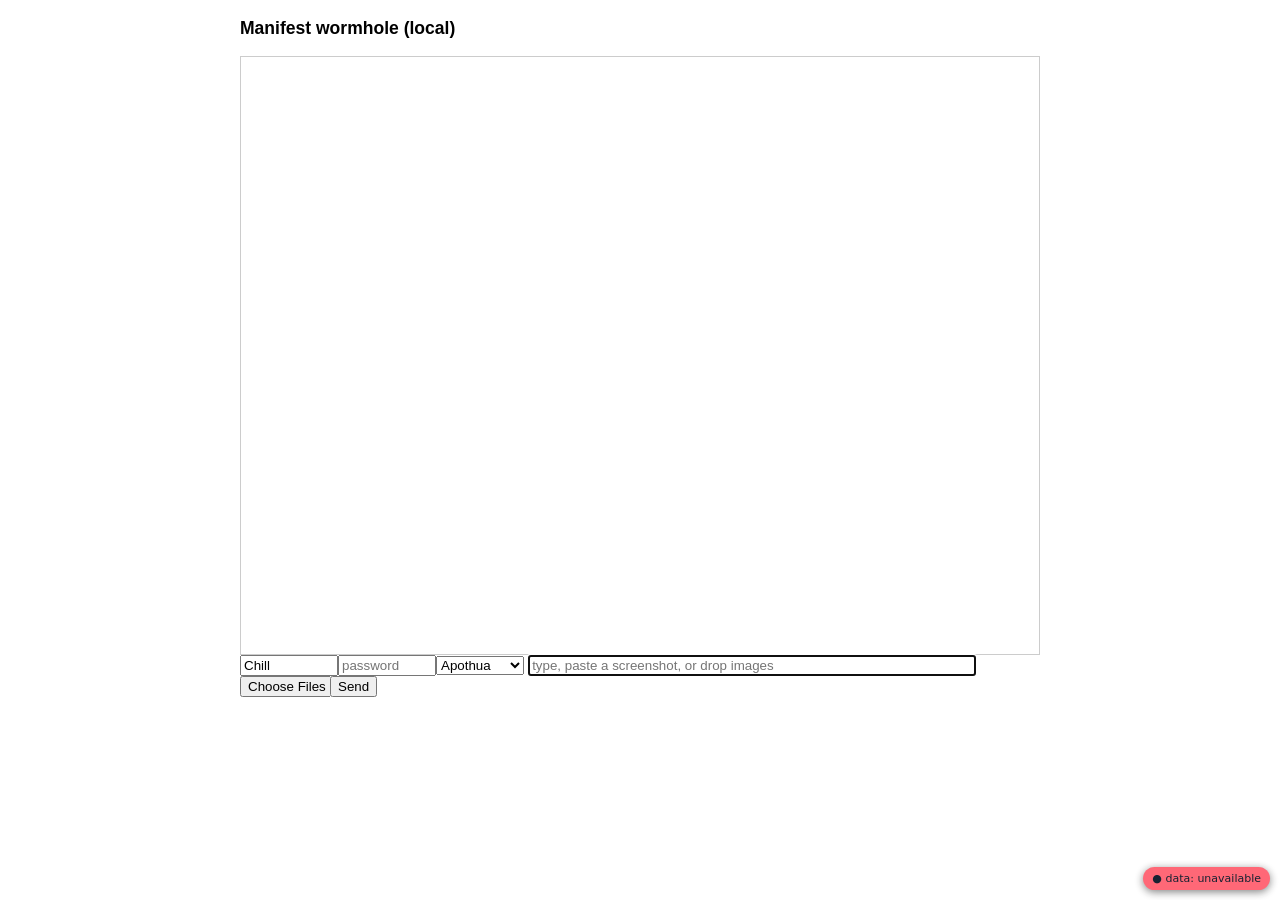
<file: dash/mirror/manifest.html>
<!doctype html><html><head><script src="./shim.js"></script></head><meta charset=utf-8><title>Manifest wormhole</title><body style="font:15px sans-serif;max-width:800px;margin:auto">
<h3>Manifest wormhole (local)</h3><div id=l style="height:65vh;overflow:auto;border:1px solid #ccc;padding:6px"></div>
<form onsubmit="s(event)"><input id=nm placeholder="your name" style="width:90px"><input id=pw type=password placeholder="password" style="width:90px"><select id=to><option>Apothua<option>APE<option>Apotheosis<option>NeoShua<option>Manifest<option>online</select>
<input id=m style="width:55%" autofocus placeholder="type, paste a screenshot, or drop images"><input type=file id=fp accept="image/*" multiple style="width:90px"><button>Send</button></form><div id=pv></div><script>
nm.value=localStorage.nm||'Chill';pw.value=localStorage.pw||'';nm.onchange=()=>localStorage.nm=nm.value;pw.onchange=()=>localStorage.pw=pw.value;
let att=[];function add(fl){for(const f of fl){if(!f.type.startsWith('image/'))continue;const rd=new FileReader();rd.onload=()=>{att.push({name:f.name||'paste.png',data:rd.result});pv.innerHTML=att.map(a=>`<img src="${a.data}" height=60>`).join(' ');};rd.readAsDataURL(f);}}
fp.onchange=()=>add(fp.files);document.onpaste=e=>add([...e.clipboardData.items].filter(i=>i.kind=='file').map(i=>i.getAsFile()));
document.ondragover=e=>e.preventDefault();document.ondrop=e=>{e.preventDefault();add(e.dataTransfer.files);};
async function r(){let j=await (await fetch('/msgs',{headers:{'X-Pass':pw.value}})).json();l.innerHTML=j.map(x=>`<p><b>${x.from}&rarr;${x.to}</b> <small>${x.ts_et}</small><br>${x.body}${(x.images||[]).map(p=>`<br><a href="/img/${p.split('/').pop()}" target=_blank><img src="/img/${p.split('/').pop()}" style="max-height:160px"></a>`).join('')}</p>`).join('');}
async function s(e){e.preventDefault();await fetch('/send',{method:'POST',headers:{'X-Pass':pw.value},body:JSON.stringify({from:nm.value,to:to.value,body:m.value,images:att})});m.value='';att=[];pv.innerHTML='';fp.value='';r();}
r();setInterval(r,3000)</script></html>
</file>
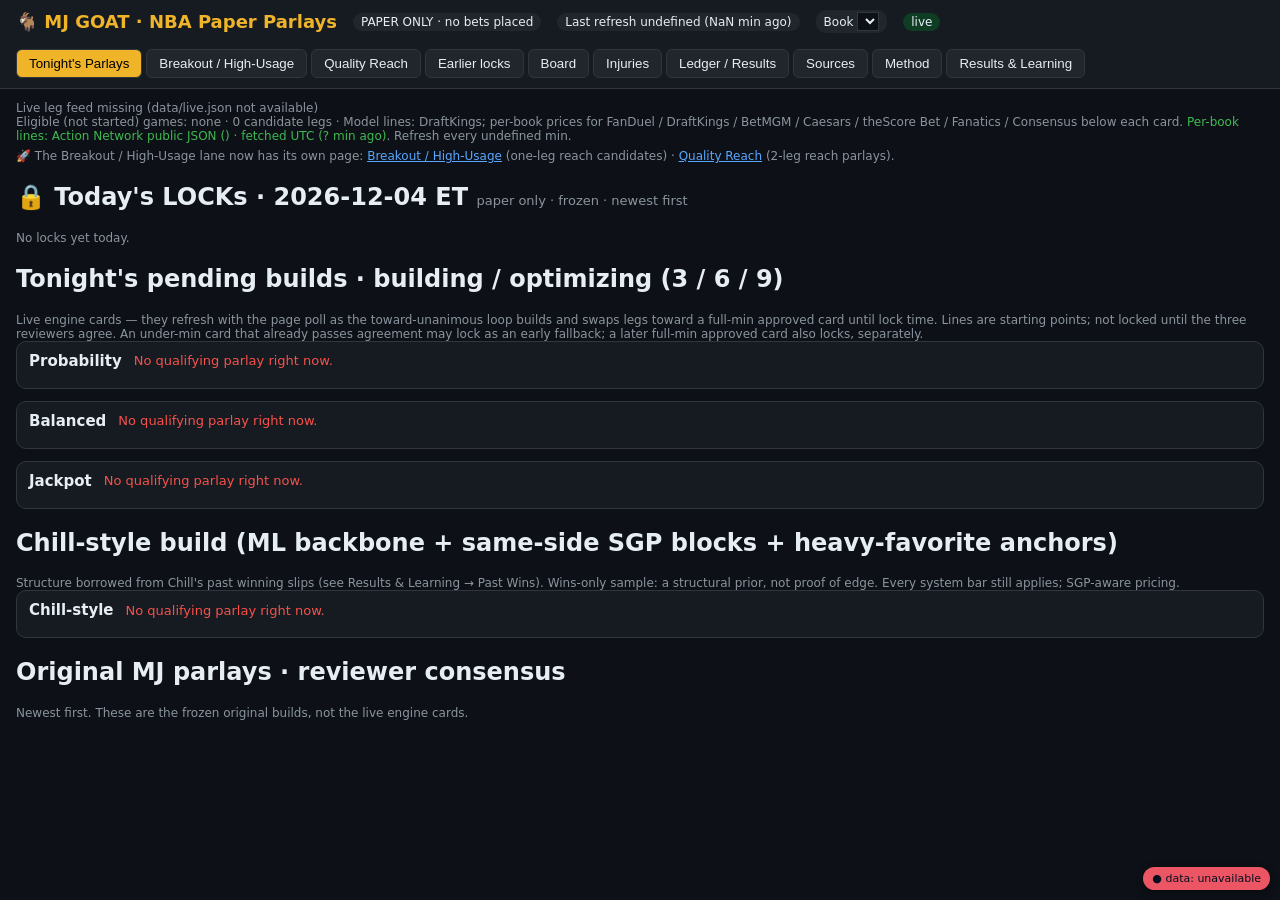
<file: dash/mirror/mj.html>
<!doctype html><html><head><script src="./shim.js"></script><meta http-equiv="Cache-Control" content="no-store"><meta charset="utf-8"><title>MJ GOAT · Paper Parlays</title>
<style>
body{font-family:system-ui,Segoe UI,Arial;background:#0d1117;color:#e6edf3;margin:0}
header{padding:10px 16px;background:#161b22;border-bottom:1px solid #30363d;display:flex;gap:16px;align-items:center;flex-wrap:wrap}
h1{font-size:18px;margin:0;color:#f0b429} .pill{padding:2px 8px;border-radius:10px;font-size:12px;background:#21262d}
nav button{background:#21262d;color:#e6edf3;border:1px solid #30363d;padding:6px 12px;border-radius:6px;cursor:pointer;margin-right:4px}
nav button.on{background:#f0b429;color:#000} main{padding:12px 16px}
table{border-collapse:collapse;width:100%;font-size:13px;margin:6px 0 14px} th,td{border-bottom:1px solid #30363d;padding:4px 6px;text-align:left;vertical-align:top}
th{color:#8b949e;font-weight:600} .card{background:#161b22;border:1px solid #30363d;border-radius:8px;padding:10px 12px;margin-bottom:14px}
.g{color:#3fb950}.r{color:#f85149}.y{color:#d29922}.m{color:#8b949e;font-size:12px} .APPROVE{color:#3fb950;font-weight:700}.DOWNGRADE{color:#d29922;font-weight:700}.REJECT{color:#f85149;font-weight:700}
.flag{display:inline-block;background:#3d2e00;color:#f0b429;border-radius:4px;padding:0 4px;margin:1px;font-size:11px}.hard{background:#4a1515;color:#ff9b9b}
.repl{background:#0f3d24;color:#7ee2a8;border-radius:4px;padding:0 4px;font-size:11px} .grid{display:grid;grid-template-columns:1fr 1fr;gap:12px}
@media(max-width:1100px){.grid{grid-template-columns:1fr}} pre{white-space:pre-wrap;font-size:12px}

.slip{background:#161b22;border:1px solid #30363d;border-radius:10px;margin-bottom:12px;overflow:hidden}
.sh{display:flex;align-items:center;gap:8px 12px;padding:10px 12px;cursor:pointer;flex-wrap:wrap;user-select:none}.sh:hover{background:#1c2129}
.sh .tt{font-weight:700;font-size:15px}.sh .nl{color:#8b949e;font-size:13px}.sh .od{margin-left:auto;font-weight:800;font-size:17px;color:#f0b429}
.chev{display:inline-block;transition:transform .15s;color:#8b949e;font-size:14px;width:14px}.slip.open .chev{transform:rotate(90deg)}
.bdg{font-size:11px;padding:2px 8px;border-radius:10px;background:#21262d;color:#c9d1d9;font-weight:600}.bdg.won,.bdg.APPROVE{background:#0f3d24;color:#3fb950}.bdg.lost,.bdg.REJECT{background:#4a1515;color:#ff9b9b}.bdg.DOWNGRADE{background:#3d2e00;color:#f0b429}
.stk{font-size:12px;color:#8b949e;width:100%}
.sb{display:none;border-top:1px solid #30363d}.slip.open .sb{display:block}.sx{padding:8px 12px}
.lg{display:flex;gap:10px;padding:9px 12px;border-bottom:1px solid #21262d;align-items:flex-start;border-left:4px solid #30363d}
.lg.won{background:#0f3d24;border-left-color:#3fb950}.lg.lost{background:#3a1418;border-left-color:#f85149}.lg.void{opacity:.6}
.lg .ic{width:20px;text-align:center;font-weight:800;color:#8b949e}.lg.won .ic{color:#3fb950}.lg.lost .ic{color:#f85149}
.lg .bd{flex:1;min-width:0}.lg .sel{font-weight:700}.lg .mk{font-size:12px;color:#c9d1d9}.lg .ex{font-size:11px;color:#8b949e;margin-top:2px}
.lg .lo{font-weight:700;text-align:right;max-width:38%}.lg .lo .m{display:block;font-weight:400;color:#8b949e}
@media(max-width:640px){.sh .od{margin-left:0}.lg{padding:8px}main{padding:8px}table{font-size:11px}}
.lvs{font-size:12px;font-weight:700;padding:1px 6px;border-radius:6px;background:#21262d;color:#c9d1d9;margin-left:4px}.lvs.won{background:#196c2e;color:#fff}.lvs.lost{background:#8e1519;color:#fff}
.livedot{font-size:10px;color:#f85149;font-weight:700}.hitc{font-size:12px;font-weight:700;color:#c9d1d9;background:#21262d;padding:2px 8px;border-radius:10px}.hitc.all{background:#196c2e;color:#fff}.hitc.bust{background:#4a1515;color:#ff9b9b}
.pb{margin:5px 0 2px;max-width:520px}.pbt{position:relative;height:7px;background:#30363d;border-radius:4px;overflow:hidden}.pbf{height:100%;background:#8b949e;border-radius:4px;transition:width .4s}.pbf.won{background:#3fb950}.pbf.lost{background:#f85149}
.pbm{position:absolute;top:0;bottom:0;width:2px;background:#c9d1d9;z-index:2}.pbl{display:flex;justify-content:space-between;gap:8px;font-size:11px;color:#c9d1d9;margin-top:2px;flex-wrap:wrap}.lg.won .pbt{background:#1d4d2e}.lg.lost .pbt{background:#5a1c20}
.bdg.um{background:#3a2a00;color:#f0b429;border:1px dashed #f0b429}
 .bdg.early{background:#0f3d24;color:#3fb950;border:1px solid #3fb950}
.bdg.ns{background:#3a1515;color:#f85149;border:1px solid #f85149}
.bdg.building{background:#3d2e00;color:#f0b429;border:1px dashed #f0b429}
.bdg.LOCK,.bdg.lock,.bdg.unanimous{background:linear-gradient(90deg,#7a5b00,#c9a227);color:#1a1200;font-weight:800;letter-spacing:.3px;box-shadow:0 0 0 1px #f0b429}
.bdg.mj33{background:linear-gradient(90deg,#5a5a5a,#c0c0c0);color:#111;font-weight:800;box-shadow:0 0 0 1px #ddd}
.bdg.two_thirds{background:linear-gradient(90deg,#5a3a14,#cd7f32);color:#1a0e00;font-weight:800;box-shadow:0 0 0 1px #e0a060}
.unan{border:1px solid #c9a227;background:#1a1608;border-radius:10px;padding:10px 12px;margin:10px 0}
.unan h3{color:#f0b429;margin:0 0 6px}
.unan .rec{display:flex;flex-wrap:wrap;gap:8px;margin:8px 0}
.unan .rec .rbox{background:#0d1117;border:1px solid #30363d;border-radius:8px;padding:6px 10px;min-width:140px}
.unan .rec .rbox b{display:block;font-size:12px;margin-bottom:2px}
.both{background:linear-gradient(90deg,#3d2e00,#161b22);border-left:4px solid #f0b429}.bothb{display:inline-block;background:#f0b429;color:#000;font-weight:800;border-radius:4px;padding:0 5px;font-size:11px;margin-left:4px}
.tg{display:inline-block;border-radius:4px;padding:0 5px;margin:1px;font-size:11px}.tg.p{background:#0f3d24;color:#7ee2a8}.tg.n{background:#4a1515;color:#ff9b9b}
.paper{display:inline-block;background:#4a1515;color:#ffb3b3;font-weight:800;border-radius:6px;padding:2px 8px;font-size:12px;letter-spacing:.3px}
.qr{border:1px solid #30363d;border-radius:10px;background:#161b22;margin-bottom:12px;padding:10px 12px}.qr h3{margin:0 0 4px;font-size:15px}.qr .od{float:right;font-weight:800;font-size:18px;color:#f0b429}
.ql{border-left:3px solid #58a6ff;padding:4px 8px;margin:6px 0;font-size:13px}</style></head><body>
<header><h1>🐐 MJ GOAT · NBA Paper Parlays</h1><span class="pill">PAPER ONLY · no bets placed</span>
<span id="upd" class="pill"></span><label class="pill">Book <select id="booksel" onchange="localStorage.book=this.value;render()" style="background:#0d1117;color:#e6edf3;border:1px solid #30363d"></select></label><span id="stale" class="pill"></span>
<nav id="nav"></nav></header><main id="main">Loading…</main>
<script>
let _h=0;const TABS=['Tonight\'s Parlays','Earlier locks','Board','Injuries','Ledger / Results','Sources','Method','Results & Learning','Breakout / High-Usage','Quality Reach'];const NAVORD=[0,8,9,1,2,3,4,5,6,7];const HASHT={'#learning':7,'#earlier':1,'#reach':8,'#breakout':8,'#quality':9};let tab=location.hash=='#learning'?7:location.hash=='#earlier'?1:(HASHT[location.hash]??0),S=null;
const pct=x=>x==null?'—':(100*x).toFixed(1)+'%', am=x=>x==null?'—':(x>0?'+'+x:''+x), esc=s=>String(s??'').replace(/[&<>]/g,c=>({'&':'&amp;','<':'&lt;','>':'&gt;'}[c]));
function nav(){document.getElementById('nav').innerHTML=NAVORD.map(i=>`<button class="${i==tab?'on':''}" onclick="goTab(${i})">${TABS[i]}</button>`).join('')}
function goTab(i){tab=i;const hs={1:'#earlier',7:'#learning',8:'#reach',9:'#quality'}[i]||'';try{history.replaceState(null,'',hs||location.pathname+location.search)}catch(e){}render();window.scrollTo(0,0)}
function flags(l){return (l.flags||[]).map(f=>`<span class="flag ${/excluded|heavy|questionable|not weak/.test(f)?'hard':''}">${esc(f)}</span>`).join('')}
function legRow(l,extra){const ev=l.ev;return `<tr><td><b>${esc(l.label)}</b> ${extra||''}<div class="m">${esc(l.game)} · ${esc(l.tip_et)} · ${esc(l.book)}</div></td>
<td>${am(l.price)}</td><td>${l.rating??'—'}</td><td>${pct(l.model_p)}</td><td>${pct(l.novig)}</td><td class="${l.edge>0?'g':'r'}">${(100*l.edge).toFixed(1)}</td>
<td class="${ev>0?'g':'r'}">${(100*ev).toFixed(1)}%</td><td>${l.consistency||'—'}${l.l13?'<div class=m>L13 '+l.l13+'</div>':''}</td><td>${esc(l.confidence)}</td>
<td class="m"><b>APE</b> ${esc(l.lens?.APE)}<br><b>Apotheosis</b> ${esc(l.lens?.Apotheosis)}<br><b>NeoShua</b> ${esc(l.lens?.NeoShua)}<br><b>Counter:</b> ${esc(l.counter)} ${flags(l)}</td></tr>`}
const LH='<tr><th>Leg</th><th>Odds</th><th>Rating</th><th>Model p</th><th>No-vig p</th><th>Edge pts</th><th>EV</th><th>7/9</th><th>Conf.</th><th>Three-lens notes (automated rules, not the reviewer bots)</th></tr>';
function alignSwap(w){const rec=w.rec||{},a=String(rec.action||'').toUpperCase(),cand=rec.candidate||{},sw=Object.assign({},w.swap||{});
 if(a==='KEEP'||a==='INSUFFICIENT DATA')return {type:'weakest leg, keep',to:null,note:rec.reason||sw.note};
 if(a==='DROP')return Object.assign({},sw,{type:'drop the leg',to:null,note:rec.reason||sw.note,card_after:rec.card_after??sw.card_after,ev_after:rec.ev_after??sw.ev_after,card_after_sgp_est:rec.card_after_sgp_est??sw.card_after_sgp_est,joint_after:rec.joint_after??sw.joint_after});
 if(a==='REPLACE'&&cand.to)return {type:'replace the leg',to:cand.to,price:cand.price,model_p:cand.model_p,note:rec.reason||sw.note};
 if(a==='ALTER'&&cand.to){const typ=(sw.type&&sw.type!=='drop the leg'&&sw.type!=='weakest leg, keep')?sw.type:'safer line';return {type:typ,to:cand.to,price:cand.price,model_p:cand.model_p,note:rec.reason||sw.note}}
 return sw}
function wkHtml(w,title){if(!w)return '';if(typeof w==='string')w={leg:w};if(!w.leg)return '';const sw=alignSwap(w);const sc=(w.scores||[]).slice().sort((a,b)=>b.risk-a.risk);
 const keep=sw.type=='weakest leg, keep';
 const swap=keep?`weakest leg, keep${sw.note?' — '+esc(sw.note):''}`:sw.type=='drop the leg'?`drop the leg${sw.card_after?` → card ${esc(sw.card_after)} (SGP est. ${esc(sw.card_after_sgp_est)}), joint ${pct(sw.joint_after)}, EV ${(100*sw.ev_after).toFixed(1)}%`:''}${sw.note?' ('+esc(sw.note)+')':''}`:sw.type?`${esc(sw.type)}: <b>${esc(sw.to)}</b>${sw.price!=null?' ('+am(sw.price)+', model '+pct(sw.model_p)+')':''}${sw.note?' ('+esc(sw.note)+')':''}`:'';
 const rec=w.rec||{};const cand=rec.candidate||{};
 const recLine=rec.action?`<br>Recommendation: <b>${esc(rec.action)}</b>${rec.reason?' — '+esc(rec.reason):''}${cand.to?` → <b>${esc(cand.to)}</b>${cand.price!=null?' ('+am(cand.price)+', model '+pct(cand.model_p)+')':''}`:''}${rec.card_after?' · card after drop '+esc(rec.card_after):''}${(rec.other_alters||[]).map(a=>`<br><span class=m>pre-bet ALTER (separate): ${esc(a.of)} → ${esc(a.to)}${a.price!=null?' ('+am(a.price)+')':''}</span>`).join('')}`:'';
 return `<div style="border-left:3px solid #f85149;padding:4px 8px;margin:6px 0;font-size:13px">⚠ <b>${title||'Weakest leg'}:</b> ${esc(w.leg)} · bust risk <b class=r>${w.risk??'—'}</b>/100 <span class=m>(${(w.why||[]).map(esc).join('; ')})</span>${swap?(keep?`<br>${swap}`:`<br>Safer swap: ${swap}`):''}${recLine}${sc.length?`<div class=m>Bust risk by leg: ${sc.map(x=>esc(x.leg)+' '+x.risk).join(' · ')}</div>`:''}</div>`}

function slipOpen(){try{return new Set(JSON.parse(localStorage.slipOpen||'[]'))}catch(e){return new Set()}}
function tg(el){const sl=el.closest('.slip'),k=sl.dataset.k,o=slipOpen();sl.classList.toggle('open');if(sl.classList.contains('open')){o.add(k);o.delete('shut:'+k)}else{o.delete(k);o.add('shut:'+k)}localStorage.slipOpen=JSON.stringify([...o])}
function mkt(l){const k=l.kind||l.struct?.kind,st=l.stat||l.struct?.stat,lab=l.label||l.leg||'';const SN={PTS:'Points',REB:'Rebounds',AST:'Assists','3PM':'3-Pointers Made',PRA:'Pts+Reb+Ast',PR:'Pts+Reb',PA:'Pts+Ast',BLK:'Blocks',STL:'Steals'};
 if(k=='ml'||/ ML$/.test(lab))return 'Moneyline';if(k=='spread'||/^[A-Z]{2,4} [+-]\d/.test(lab))return 'Point Spread';if(k=='total'||/ [OU] \d/.test(lab))return 'Game Total';
 if(k=='prop'||/\d\+ /.test(lab)){const m=lab.match(/\d\+\s*(.+)$/);return 'Player '+(SN[(st||'').toUpperCase()]||SN[(m?m[1]:'').trim().toUpperCase()]||(m?m[1]:'Prop'))+' (milestone)'}return ''}
function stCls(x){x=(x||'').toLowerCase();return x=='won'||x=='win'||x=='hit'?'won':x=='lost'||x=='loss'?'lost':/void|push|cancel/.test(x)?'void':'pend'}
function todayEids(){return new Set((S?.games||[]).map(x=>String(x.eid)))}
function cardDay(k){if(/^p:/.test(k||''))return todayET();const m=String(k||'').match(/(20\d{2})(\d{2})(\d{2})/);return m?m[1]+'-'+m[2]+'-'+m[3]:null}
// Fix 2026-11-23 (Chill t528): live.json used to key legs by matchup+selection only, so tonight's unplayed leg could inherit the
// final result of the last time the same matchup+selection was graded (e.g. UTA@LAL "Luka Doncic 5+ 3pm" from 11/18). Match the game id.
function liveOf(g){const key=(g.matchup||'')+'|'+(g.sel||'');const LL=LV?.legs;if(!LL)return null;
 if(g.eid){const x=LL[key+'#'+g.eid];if(x)return x}
 const r=LL[key];if(!r)return null;if(!r.eid)return r;
 if(g.eid)return String(r.eid)==String(g.eid)?r:null;
 if(g._day){const te=todayEids(),isT=te.has(String(r.eid)),td=g._day==todayET();if(td&&!isT&&te.size)return null;if(!td&&isT)return null}
 return r}
function effLeg(g){const lv=liveOf(g);let st=g.status;const fin=stCls(st)!='pend';if(!fin&&lv&&['won','lost','push','void'].includes(lv.status))st=lv.status;return {...g,status:st,lv,isLive:!fin&&lv&&lv.status=='live',lock:!fin&&lv&&lv.status!='live'&&lv.state=='in'}}
function fmtN(x){return x==null?'':(+x).toFixed(1).replace(/\.0$/,'')}
function progBar(g){const lv=g.lv,c=stCls(g.status);const fin=c=='won'||c=='lost'||c=='void';
 const bar=(pct,cls,left,right,mark)=>`<div class=pb><div class=pbt>${mark!=null?`<span class=pbm style="left:${mark}%"></span>`:''}<div class="pbf ${cls}" style="width:${Math.max(0,Math.min(100,pct)).toFixed(1)}%"></div></div><div class=pbl><span>${left}</span><span>${right}</span></div></div>`;
 const col=c=='won'?'won':c=='lost'?'lost':'';
 if(!lv){if(c=='won')return bar(100,'won','','✓ Hit');if(c=='lost')return bar(100,'lost','','✗ Missed');return bar(0,'','Not started','')}
 if(lv.state=='pre'||(lv.cur==null&&lv.diff==null&&!fin)){return bar(0,'',lv.stale||lv.text=='live feed missing'?'<span class=r>Live feed missing'+(LV?.generated_at?' · as of '+esc(LV.generated_at.slice(11,16))+' ET':'')+'</span>':'Not started',lv.text&&lv.text!='Not started'&&lv.text!='live feed missing'?esc(lv.text):'')}
 const clk=lv.state=='in'?' · '+esc(lv.clock||''):lv.state=='post'?' · Final':'';
 const k=lv.kind;
 if(k=='prop'){const pct=lv.line?100*lv.cur/lv.line:0,left=Math.max(0,lv.line-lv.cur);
  return bar(pct,col,`<b>${fmtN(lv.cur)}/${fmtN(lv.line)} ${esc(lv.stat||'')}</b>${clk}`,c=='won'?'✓ Hit':c=='lost'?'✗ Missed by '+fmtN(left):c=='void'?'Void (DNP)':fmtN(left)+' more')}
 if(k=='total'){const pct=lv.line?100*lv.cur/lv.line:0,d=lv.line-lv.cur,ov=lv.side=='over';
  return bar(pct,col,`<b>${fmtN(lv.cur)}/${fmtN(lv.line)} total</b>${clk}`,ov?(c=='won'?'✓ Over hit':c=='lost'?'✗ Stayed under':fmtN(d)+' pts to go'):(c=='lost'?'✗ Passed the cap':c=='won'?'✓ Stayed under':fmtN(d)+' pts of room left'))}
 if(k=='spread'||k=='ml'){const d=lv.diff,m=lv.margin,t=esc(lv.team||'');const lead=d>0?`${t} up ${fmtN(d)}`:d<0?`${t} down ${fmtN(-d)}`:`Tied`;
  const pct=50+Math.max(-50,Math.min(50,(k=='spread'?m:d)*50/20));
  if(k=='ml')return bar(pct,col,`<b>${lead}</b> · ${fmtN(lv.pts)}-${fmtN(lv.opp_pts)}${clk}`,c=='won'?'✓ Won':c=='lost'?'✗ Lost':d>0?'<span class=g>winning by '+fmtN(d)+'</span>':d<0?'<span class=r>losing by '+fmtN(-d)+'</span>':'tied',50);
  const L=lv.line||0,need=L<0?`needs to win by ${Math.floor(-L)+1}+`:`can lose by up to ${Math.ceil(L)-1}`;
  return bar(pct,col,`<b>${lead}</b>, ${need}${clk}`,c=='won'?'✓ Covered':c=='lost'?'✗ Did not cover':c=='void'?'Push':m>0?'<span class=g>covering by '+fmtN(m)+'</span>':m<0?'<span class=r>not covering ('+fmtN(m)+')</span>':'on the number',50)}
 return ''}
function legLine(g0){const g=effLeg(g0);const c=stCls(g.status);const lv=g.lv;
 const lt=lv&&lv.text?`<span class="lvs ${c}">${esc(lv.text)}${g.isLive||g.lock?' · '+esc(lv.clock||''):''}${lv.stale?' · STALE':''}</span>`:'';const ic=c=='won'?'✓':c=='lost'?'✗':c=='void'?'–':'○';
 return `<div class="lg ${c}"><div class=ic>${ic}</div><div class=bd><div class=sel>${esc(g.sel)}${g.isLive?' <span class=livedot>● LIVE</span>':''}${g.lock?' <span class=bdg style="background:#0f3d24;color:#3fb950">HIT</span>':''}${g.weak?' <span class="flag hard">weakest leg</span>':''}</div><div class=mk>${esc(g.market)}${g.matchup?' · '+esc(g.matchup):''}${g.tip?' · '+esc(g.tip):''}</div>${progBar(g)}${g.extra?`<div class=ex>${g.extra}</div>`:''}</div><div class=lo>${g.odds}${g.sub?`<span class=m style="font-size:11px">${g.sub}</span>`:''}</div></div>`}
function gradeOf(cid,leg,st){if(st&&st!='pending')return st;const c=(S.learning?.cards||[]).find(x=>x.id==cid);const l=c?.legs?.find(x=>x.leg==leg);return l?.status||st}
function decOf(a){return a>0?1+a/100:1+100/-a}
function amOf(d){return d>=2?Math.round((d-1)*100):Math.round(-100/(d-1))}
function slip(k,o){const so=slipOpen();const op=so.has(k)||(o.open&&!so.has('shut:'+k))?' open':'';const _d=cardDay(k);o={...o,legs:o.legs.map(g=>({_day:_d,...g}))};const ef=o.legs.map(effLeg);const nh=ef.filter(x=>stCls(x.status)=='won').length,nb=ef.filter(x=>stCls(x.status)=='lost').length,nl=ef.filter(x=>x.isLive).length;
 const hitTxt=`<span class="hitc${nb?' bust':nh==o.legs.length&&nh?' all':''}">${nh} of ${o.legs.length} hit${nb?' · '+nb+' busted':''}${nl?' · '+nl+' live':''}</span>`;
 return `<div class="slip${op}" data-k="${esc(k)}"><div class=sh onclick="tg(this)"><span class=chev>▶</span><span class=tt>${o.title}</span><span class=nl>${o.n} Leg ${o.n==1?'Bet':'Parlay'}</span>${hitTxt}${(o.badges||[]).filter(b=>b&&b[0]).map(b=>`<span class="bdg ${esc(b[1]||b[0])}">${esc(b[0])}</span>`).join('')}<span class=od>${o.odds||'—'}</span>${o.stake?`<span class=stk>${o.stake}</span>`:''}</div>
 <div class=sb>${o.legs.map(legLine).join('')}${o.body?`<div class=sx>${o.body}</div>`:''}</div></div>`}
function bkOdds(bp,label,i,fallback,fbNote){const c=curBook();let x=null;if(bp&&bp.legs){const r=i!=null&&bp.legs[i]&&(bp.legs[i].label==label||!label)?bp.legs[i]:bp.legs.find(q=>q.label==label);x=r?.prices?.[c]}
 if(x&&x.odds!=null)return {odds:am(x.odds),sub:c+(x.note?' · '+esc(x.note):'')};return {odds:am(fallback),sub:(fbNote||'DK')+(x?.note?' · '+c+': '+esc(x.note):'')}}
function cardOdds(legs){let d=1;for(const l of legs){const a=l.odds??l.odds_american;if(a==null)return null;d*=decOf(a)}return amOf(d)}
function cardStatus(legs){const st=legs.map(l=>stCls(l.status));return st.includes('lost')?'lost':st.length&&st.every(x=>x=='won'||x=='void')?'won':'pending'}
function trackedSlip(c){const TB=(S.tracked_book_prices||{})[c.id];const wk=(c.weakest&&c.weakest.leg)||c.weakest;const amr=c.american??cardOdds(c.legs);const amn=amr==null?null:+amr;const st=c.status||cardStatus(c.legs);
 const kinds=c.lock_kinds||(c.lock_kind?[c.lock_kind]:[]);const lab={unanimous:'Unanimous (real bots)',mj33:'MJ 3/3',two_thirds:'2/3'};
 const lockBadges=kinds.map(k=>[lab[k]||k,k]);const lob=loBadge(c);if(lob)lockBadges.unshift(lob);if(c.thescore_flag||c.thescore_ok===false)lockBadges.unshift(['not on theScore','ns']);
 return slip('t:'+c.id,{title:esc(c.id)+' <span class=m>'+esc(c.source||'')+(c.tier?' · '+esc(c.tier):'')+'</span>',n:c.legs.length,odds:typeof amr=='string'?esc(amr):am(amr),badges:[...lockBadges,[c.locked?'🔒 locked':'not locked','x'],[st,st]],
  stake:amn!=null&&!isNaN(amn)?`Paper $10 → to win $${(10*(decOf(amn)-1)).toFixed(2)}${c.american==null?' (product of locked leg odds)':''}${TB&&TB.best?' · best book: '+esc(TB.best):''}`:'',
  legs:c.legs.map(l=>{const b=bkOdds(TB,l.leg,null,l.odds,'locked');return {sel:l.leg,eid:l.eid||l.struct?.eid,market:mkt(l),matchup:l.game,status:l.status,weak:wk&&wk==l.leg,odds:b.odds,sub:b.sub,
   extra:[l.model_p!=null?'model '+pct(l.model_p):'',l.edge!=null?'edge '+(100*l.edge).toFixed(1)+' pts':'',l.bust_risk!=null?'bust risk '+Math.round(l.bust_risk):'',l.actual!=null&&l.actual!==''?'actual '+esc(l.actual)+(l.margin!=null?' ('+(l.margin>0?'+':'')+(+l.margin).toFixed(1)+')':''):'',l.close_odds!=null?'close '+am(l.close_odds):'',l.clv_prob!=null?'CLV '+(l.clv_prob>0?'+':'')+(100*l.clv_prob).toFixed(1)+' pts':'',l.cut_by?.length?'<span class=r>cut by '+l.cut_by.join('/')+'</span>':'',(l.not_submittable||l.thescore_ok===false)?'<span class=r>not on theScore'+(l.thescore_why?' — '+esc(l.thescore_why):'')+'</span>':''].filter(Boolean).join(' · ')}}),
  body:(isEarly(c)?`<div class=m style="color:#3fb950">Early lock · ${esc(c.early_label||c.note||('early – '+(c.legs||[]).length+' legs'))} · fallback until a later full-min approved card also locks. Same agreement gates. Frozen and graded normally.</div>`:isLO(c)?`<div class=m style="color:#f0b429">${c.under_min?'Under the leg minimum — saved for learning only, not a lock. Each leg is still graded. ':'Replaced by a longer valid lock ('+esc(c.superseded_by)+') — learning only. '}${esc(c.note||'')}</div>`:'')+(c.thescore_flag||c.thescore_ok===false?`<div class=m style="color:#f85149">FLAG: one or more legs are not posted on theScore Bet (historical card kept; not deleted). ${esc(c.note||'')}</div>`:'')+(wkHtml(c.weakest,(st==='pending'||st==='open'||st==='live')?'Weakest leg (unplaced lock — recommendation only)':'Weakest leg')||'')+(TB?bookBox(TB,'Price by book (this card)'):'')})}
function unanTier(t){return (S.unan_loop&&S.unan_loop.tiers&&S.unan_loop.tiers[t])||{}}
function unanLastSwap(T){const s=T.last_swap;const fmt=p=>{if(!p)return '';if(p.out||p.in)return (p.via||'swap')+': '+(p.out||'—')+' → '+(p.in||'—');if(p.step==='fill')return 'fill: '+(p.in||'');if(p.step==='clean rebuild')return 'clean rebuild';return p.step!=null?String(p.step):''};if(s){const x=fmt(s);if(x)return x}const p=(T.path||[]).slice().reverse().find(x=>x&&(x.in||x.out||x.via||x.step));return fmt(p)}
function unanStatusLine(t){const T=unanTier(t);if(!T.status)return '';const rnd=T.round!=null?T.round:'';const blockers=(T.blockers&&T.blockers.length)?T.blockers:(T.why?[T.why]:[]);const swap=unanLastSwap(T);const at=T.at||'';
 return `<div class=m>Building / optimizing · status <b>${esc(T.status)}</b>${rnd!==''?' · round '+esc(rnd):''}${at?' · updated '+esc(at):''}${swap?' · last swap: '+esc(swap):''}${blockers.length?'<br>Blockers: '+blockers.map(esc).join(' · '):''}</div>`}
function buildProg(t,p){const n=(p.legs||[]).length;const tgt=p.target||(p.leg_min&&p.leg_min.target)||({Probability:3,Balanced:6,Jackpot:9,'Chill-style':6}[t]);return tgt?{n,tgt,short:n<tgt,label:'Building '+n+'/'+tgt+' legs'}:null}
function parlayCard(t,p,L){const watch=['Probability','Balanced','Jackpot'].includes(t)?unanStatusLine(t)+legMinLine(t):'';const PL=S.parlays_learning?.[t];
 const learning=!p&&!!PL;if(learning)p=PL;
 if(!p)return `<div class="slip"><div class=sh style="cursor:default"><span class=tt>${t}</span><span class="r" style="font-size:13px">No qualifying parlay right now.</span><span class=stk>${watch}${esc((S.build_notes?.[t]||[]).join('; '))}</span></div></div>`;
 const v=p.verdicts||{};const rep=Object.fromEntries((p.replacements||[]).map(r=>[r.new,r]));const bp=p.book_prices;const c=curBook();const bc=bp?.books?.[c];const wk=p.weakest?.leg;
 const prog=buildProg(t,p);const lo=!!(p.under_min||p.learning_only||learning);
 const legs=p.legs.map((i,j)=>{const l=L[i]||{label:(typeof i==='string'&&i.includes('|')?i.split('|').slice(1).join('|'):i)};const b=bkOdds(bp,l.label,j,l.price,'DK');return {sel:l.label,eid:l.eid,market:mkt(l),matchup:l.game,tip:l.tip_et,status:l.status,weak:wk==l.label,odds:b.odds,sub:b.sub,
  extra:[l.model_p!=null?'model '+pct(l.model_p):'',l.edge!=null?'edge '+(100*l.edge).toFixed(1)+' pts':'',l.ev!=null?'EV '+(100*l.ev).toFixed(1)+'%':'',l.spread_alt&&l.spread_alt.status=='applied'?'<span class=g>alt spread '+l.spread_alt.to_line+' @ '+l.spread_alt.to_odds+' ('+esc(l.spread_alt.book||'')+')</span>':(l.spread_alt&&l.spread_alt.status=='no_alternates'?'no alt spreads posted':''),p.weakest?.scores?.find(x=>x.leg==l.label)?'bust risk '+p.weakest.scores.find(x=>x.leg==l.label).risk:'',rep[i]?'<span class=repl>replacement for '+esc(rep[i].old)+'</span>':''].filter(Boolean).join(' · ')}});
 const odds=bc&&bc.full&&bc.american!=null?am(bc.american):p.american;
 const vv=['APE','Apotheosis','NeoShua'].map(a=>(v[a]||[])[0]);const nA=vv.filter(x=>x==='APPROVE').length,nD=vv.filter(x=>x==='DOWNGRADE').length,nR=vv.filter(x=>x==='REJECT').length;
 const lb=[];if(!lo){if(nA===3)lb.push(['MJ 3/3','mj33']);if(nA===2&&nD===1&&nR===0)lb.push(['2/3','two_thirds'])}
 if(lo)lb.push([prog?prog.label:'Building','building'],['not locked','um']);
 else if(prog&&prog.short)lb.push([prog.label,'building']);
 const shortTxt=prog&&prog.short?` <span class=y style="font-size:12px">(${prog.label})</span>`:'';
 const pay=p.payout10!=null?`Paper $10 → pays $${p.payout10}`:'';
 return slip('p:'+t,{title:t+shortTxt,n:p.legs.length,odds:odds,open:lo||(prog&&prog.short),badges:[...lb,!lo?[v.final,v.final]:null,!lo?['pending','pending']:null],
  stake:watch+(pay?pay:'')+(bp?(bc&&bc.full?' · '+c+' '+am(bc.american):' · '+c+' can\'t price every leg; showing DK product'):'')+(bp?.best?' · best book: '+esc(bp.best):'')+(lo?' · not a lock — legs shown as the card builds':''),legs:legs,body:`<div>
 <div class="card" style="margin:0"><h3>${t} · ${prog&&prog.short?prog.label:(p.legs.length+' legs')} ${lo?'<span class="y">(not locked · learning only)</span>':''} · <span class="${v.final||''}">${v.final||''}</span></h3>
 <div>Odds (product) <b>${p.american||'—'}</b>${p.payout10!=null?` · $10 pays <b>$${p.payout10}</b>`:''}${p.sgp_games?.length?` · <span class="y">SGP in ${p.sgp_games.join(', ')}: est. book price ${p.american_sgp_est} ($${p.payout10_sgp_est})</span>`:''}</div>
 <div>Joint p (correlation-adj) <b>${pct(p.joint_adj)}</b> vs implied <b>${pct(p.implied_sgp_est??p.implied)}</b>${p.joint_indep!=null?' · independent '+pct(p.joint_indep):''}${p.ev!=null?` · EV <b class="${p.ev>0?'g':'r'}">${(100*p.ev).toFixed(1)}%</b>`:''}</div>
 ${(p.dropped||[]).map(d=>`<div class="m">✂ dropped <b>${esc(d.label)}</b>: ${esc(d.reason)}${d.replaced_by?' → replaced by <b>'+esc(d.replaced_by)+'</b>':' → <span class=y>no qualified replacement</span>'}</div>`).join('')}
 ${p.composition?`<div class="y" style="font-size:12px">${esc(p.composition)}</div>`:''}${p.note?`<div class="m">${esc(p.note)}</div>`:''}${lo?'<div class="m" style="color:#f0b429">Under the leg minimum or still short of the target — shown so you can watch it build. Not a lock and not counted as placed.</div>':''}${wkHtml(p.weakest)}${bookBox(p.book_prices)}
 <table>${LH}${(p.legs||[]).map(i=>{const l=L[i];if(!l)return `<tr><td colspan=8>${esc(typeof i==='string'?i:'')}</td></tr>`;const r=rep[i];return legRow(l,r?`<span class="repl">replacement for ${esc(r.old)} (${esc(r.reason)})</span>`:'')}).join('')}</table>
 ${v.APE||v.Apotheosis||v.NeoShua?`<div class="m"><b>APE</b> <span class="${v.APE?.[0]}">${v.APE?.[0]||''}</span> ${esc(v.APE?.[1]||'')}<br><b>Apotheosis</b> <span class="${v.Apotheosis?.[0]}">${v.Apotheosis?.[0]||''}</span> ${esc(v.Apotheosis?.[1]||'')}<br><b>NeoShua</b> <span class="${v.NeoShua?.[0]}">${v.NeoShua?.[0]||''}</span> ${esc(v.NeoShua?.[1]||'')}<br>(automated rule-based verdicts)</div>`:''}</div></div>`})}
function origCard(o,L){const TB=(S.tracked_book_prices||{})[o.id];const wk=o.weakest?.leg;const cs=(o.consensus||'').split(' ')[0];const st=cardStatus(o.legs.map(l=>({status:gradeOf(o.id,l.leg,l.status)})));
 return slip('o:'+o.id,{title:esc(o.id)+' <span class=m>MJ original · '+esc(o.tier)+'</span>',n:o.legs.length,odds:esc(o.american),badges:[[cs,cs],[st,st]],stake:(()=>{const a=parseInt(o.american);return isNaN(a)?'':`Paper $10 → to win $${(10*(decOf(a)-1)).toFixed(2)}${TB&&TB.best?' · best book: '+esc(TB.best):''}`})(),
  legs:o.legs.map(l=>{const b=bkOdds(TB,l.leg,null,l.odds_american,'then');return {sel:l.leg,market:mkt(l),matchup:l.game,tip:l.tip,status:gradeOf(o.id,l.leg,l.status),weak:wk==l.leg,odds:b.odds,sub:b.sub,extra:[l.model_p!=null?'model '+pct(l.model_p):'',l.cut?'<span class=r>CUT: '+esc(l.cut)+'</span>':''].filter(Boolean).join(' · ')}}),
  body:(TB?bookBox(TB,'Price by book (this card)'):'')+_origBody(o,L)})}
function _origBody(o,L){return `<div class="card" style="margin:0"><h3>${esc(o.id)} · ${esc(o.tier)} · ${esc(o.american)} · reviewer consensus: <span class="${(o.consensus||'').split(' ')[0]}">${esc(o.consensus)}</span></h3>
 <div class="m">${(o.reviews||[]).map(r=>'<b>'+esc(r[0])+'</b>: '+esc(r[1])).join('<br>')}</div>
 <table><tr><th>Original leg</th><th>Odds then</th><th>Status</th><th>Reviewer cut?</th></tr>${o.legs.map(l=>`<tr><td>${esc(l.leg)} <span class=m>${esc(l.game)} ${esc(l.tip)}</span></td><td>${am(l.odds_american)}</td><td>${esc(l.status)}</td><td>${l.cut?'<span class=r>CUT</span> '+esc(l.cut):''}</td></tr>`).join('')}</table>${wkHtml(o.weakest,'Weakest leg (original card)')}${wkHtml(o.weakest_rev,'Weakest leg (revised card)')}
 ${o.revised?`<div><b>Revised (cuts applied${o.revised.replacements?.length?' + replacements':''}):</b> ${o.revised.legs_labels.map(esc).join(' · ')} → <b>${o.revised.american}</b>, joint ${pct(o.revised.joint_adj)} vs implied ${pct(o.revised.implied)} ${o.revised.note?'<span class=m>'+esc(o.revised.note)+'</span>':''}</div>
 ${(o.revised.replacements||[]).map(r=>`<div class=m><span class=repl>replacement</span> ${esc(r.new_label)} for ${esc(r.old)} (${esc(r.reason)})</div>`).join('')}
 ${(o.revised.unreplaced||[]).map(r=>`<div class=m>✂ ${esc(r)}: <span class=y>no qualified replacement</span></div>`).join('')}`:''}</div>`}

function svgCurve(curves){const W=640,H=220,P=36;const all=Object.values(curves).flat();if(!all.length)return '<div class=m>No graded cards yet. The curve starts after the first card settles (tonight\'s late games finish about 12:00–12:30 AM ET).</div>';
 const ys=all.map(p=>p.bank),mn=Math.min(...ys,990),mx=Math.max(...ys,1010),nmax=Math.max(...Object.values(curves).map(c=>c.length))-1||1;
 const col=['#f0b429','#58a6ff','#3fb950','#f85149','#bc8cff'];let i=0,leg='';
 const lines=Object.entries(curves).map(([k,c])=>{const cl=col[i++%5];leg+=`<span style="color:${cl}">■ ${esc(k)}</span> `;
  return `<polyline fill="none" stroke="${cl}" stroke-width="2" points="${c.map((p,j)=>`${P+j*(W-2*P)/nmax},${H-P-(p.bank-mn)/(mx-mn)*(H-2*P)}`).join(' ')}"/>`}).join('');
 return `<svg width="${W}" height="${H}" style="background:#0d1117;border:1px solid #30363d"><line x1="${P}" y1="${H-P-(1000-mn)/(mx-mn)*(H-2*P)}" x2="${W-P}" y2="${H-P-(1000-mn)/(mx-mn)*(H-2*P)}" stroke="#30363d" stroke-dasharray="4"/>${lines}<text x="4" y="14" fill="#8b949e" font-size="11">$${mx.toFixed(0)}</text><text x="4" y="${H-P}" fill="#8b949e" font-size="11">$${mn.toFixed(0)}</text><text x="${P}" y="${H-8}" fill="#8b949e" font-size="11">cards settled →  (dashed = $1,000 start)</text></svg><div>${leg}</div>`}
function svgCalib(c){const W=320,H=320,P=34;if(!c.length)return '<div class=m>No graded legs yet.</div>';const X=v=>P+v*(W-2*P),Y=v=>H-P-v*(H-2*P);
 return `<svg width="${W}" height="${H}" style="background:#0d1117;border:1px solid #30363d"><line x1="${X(0)}" y1="${Y(0)}" x2="${X(1)}" y2="${Y(1)}" stroke="#30363d" stroke-dasharray="4"/>
 ${c.map(b=>`<circle cx="${X(b.pred)}" cy="${Y(b.actual)}" r="${4+Math.sqrt(b.n)*2}" fill="#f0b42988" stroke="#f0b429"><title>${b.bucket}: pred ${pct(b.pred)} actual ${pct(b.actual)} n=${b.n}</title></circle>`).join('')}
 <text x="${W/2-40}" y="${H-6}" fill="#8b949e" font-size="11">predicted p →</text><text x="2" y="14" fill="#8b949e" font-size="11">actual hit ↑</text></svg>`}
function catTable(name,g){const rows=Object.entries(g).sort((a,b)=>(b[1].all.roi??-9)-(a[1].all.roi??-9));if(!rows.length)return '';
 return `<h4>${esc(name)}</h4><table><tr><th>Category</th><th>n</th><th>W-L-P</th><th>Hit</th><th>Pred</th><th>ROI (flat 1u)</th><th>Brier</th><th>Last-13 hit</th><th>Last-13 ROI</th></tr>${rows.map(([k,v])=>`<tr><td>${esc(k)}</td><td>${v.all.n}${v.all.n<20?' <span class=y>small</span>':''}</td><td>${v.all.won}-${v.all.lost}-${v.all.push}</td><td>${pct(v.all.hit)}</td><td>${pct(v.all.pred)}</td><td class="${v.all.roi>=0?'g':'r'}">${pct(v.all.roi)}</td><td>${v.all.brier==null?'—':v.all.brier.toFixed(3)}</td><td>${pct(v.last13.hit)}</td><td class="${v.last13.roi>=0?'g':'r'}">${pct(v.last13.roi)}</td></tr>`).join('')}</table>`}

function lockTs(c){return String(c.locked_at||c.at||((c.id||'').match(/(\d{4})(\d{2})(\d{2})/)||[]).slice(1).join('-')||'')}
function lockNewest(a,b){const x=lockTs(a),y=lockTs(b);return x<y?1:x>y?-1:String(b.id||'').localeCompare(String(a.id||''))}
function isEarly(c){return !!(c&&c.early&&!c.learning_only&&!c.superseded_by)}
function isLO(c){return !!(c&&!isEarly(c)&&(c.learning_only||c.superseded_by||c.under_min))}
function loBadge(c){if(isEarly(c)){const n=c.leg_min&&c.leg_min.n!=null?c.leg_min.n:(c.legs||[]).length;const m=c.leg_min&&c.leg_min.min;return ['early – '+(m!=null?n+'/'+m+' legs':n+' legs'),'early']}return c.superseded_by?['superseded · learning only','um']:c.under_min||c.learning_only?['under-min · learning only','um']:null}
function legMinLine(t){const T=S.leg_minimums?.tiers?.[t];if(!T||S.leg_minimums?.on===false)return '';return `<br>Leg rule: target ${T.target} · minimum ${T.min} legs${t==='Jackpot'&&T.ref?' (B6 '+T.ref+' legs or more)':''}${T.n?' · current build '+T.n+' leg'+(T.n==1?'':'s'):''}${T.ok===false?' · <span class=r>under-min: '+esc(T.why||'')+'</span> · early lock if agreement passes, otherwise keep optimizing':''}<br>`}
function lockDay(c){const m=(c.id||'').match(/(\d{4})(\d{2})(\d{2})/);return m?m[1]+'-'+m[2]+'-'+m[3]:lockTs(c).slice(0,10)}
function todayET(){return new Intl.DateTimeFormat('en-CA',{timeZone:'America/New_York',year:'numeric',month:'2-digit',day:'2-digit'}).format(new Date())}
function unanBox(){const U=S.unanimous;if(!U)return '';if(U.error)return `<div class="unan r">Locks error: ${esc(U.error)}</div>`;
 const R=U.records||{};const lab={unanimous:['Unanimous (real bots)','unanimous'],mj33:['MJ 3/3','mj33'],two_thirds:['2/3 (2 APPROVE + 1 DOWNGRADE)','two_thirds']};
 const fmt=r=>{r=r||{};return `${r.W||0}-${r.L||0}${r.n?` · ROI ${r.roi==null?'—':((r.roi*100).toFixed(1)+'%')} on $${r.staked}`:' (none settled)'}`};
 let h=`<div class=unan><h3>🔒 Lock desk · paper only</h3><div class=m>${esc(U.note||'Gold = real-bot unanimous · Silver = MJ automated 3/3 · Bronze = 2 APPROVE + 1 DOWNGRADE. 2 APPROVE + REJECT = near-miss only.')}</div>`;
 let ind=`<div class=rec>`;
 for(const k of ['unanimous','mj33','two_thirds']){const [t,cls]=lab[k];ind+=`<div class=rbox><b><span class="bdg ${cls}">${t}</span></b>${fmt(R[k])}</div>`}
 ind+=`</div>`;
 const ov=U.overlap_records||[];
 let o=`<div><b>Tag overlap variations</b><div class=m>${esc(U.overlap_note||'Each lock is counted once under the exact set of tags it carried. Individual tag records still count a card in every tag it holds, unchanged.')}</div>`;
 if(!ov.length)o+='<div class=m>No overlap-variation rows yet.</div>';
 else{o+='<table><tr><th>Variation</th><th>N</th><th>W</th><th>L</th><th>Pending</th><th>Void</th><th>Hit</th><th>ROI</th><th>Staked</th></tr>';
  o+=ov.map(d=>{const roi=d.roi==null?'—':((d.roi*100).toFixed(1)+'%');const hit=d.hit==null?'—':pct(d.hit);return `<tr><td>${esc(d.label||d.key||'')}</td><td>${d.n||0}</td><td>${d.W||0}</td><td>${d.L||0}</td><td>${d.pending||0}</td><td>${d.void||0}</td><td>${hit}</td><td>${roi}</td><td>$${d.staked??0}</td></tr>`}).join('');
  o+='</table>'}
 o+='</div>';
 h+=`<div class=grid>${ind}${o}</div>`;
 const locks=U.locks||[];
 if(!locks.length)h+=`<div class=m>No locks yet.</div>`;
 else h+=locks.slice().sort(lockNewest).map(L=>{const kinds=L.lock_kinds||(L.lock_kind?[L.lock_kind]:[]);
  const lob=loBadge(L);const badges=(lob?`<span class="bdg um">${lob[0]}</span> `:'')+kinds.map(k=>`<span class="bdg ${k}">${lab[k]?lab[k][0]:k}</span>`).join(' ');
  return `<div class=m style="margin:6px 0">${badges} <b>${esc(L.id)}</b> · ${esc(L.tier||'')} · ${esc(L.american||'')} · ${esc(L.status||'pending')} · ${esc(L.at||'')}<div class=m>${(L.legs||[]).map(esc).join(' · ')}</div><div class=m>${esc(L.source||'')}${L.note?' · '+esc(L.note):''}</div></div>`}).join('');
 const near=U.near||[];
 if(near.length){h+=`<div style="margin-top:8px;font-weight:700">Near-misses (not locked)</div>`+near.slice(0,10).map(n=>`<div class=m>${esc(n.id)} · ${Object.entries(n.votes||{}).map(([a,v])=>a+':'+v).join(', ')} · ${esc(n.american||'')} · ${esc(n.note||n.result||'')}</div>`).join('')}
 return h+`</div>`}

function pastWins(){const W=S.past_wins;if(!W)return '';if(W.error)return `<div class="card r">Past Wins: ${esc(W.error)}</div>`;const m=W.summary||{};
 let h=`<div class=card><h3>Past Wins (Chill's real slips)</h3><div class="card" style="border-color:#d29922"><b class=y>${esc(W.bias_note)}</b> ${esc(W.caveat||'')}</div>`;
 h+=`<h4>Pattern summary</h4><div>${m.slips} slips (${m.nba_slips} NBA, avg ${m.avg_legs} legs, odds ${(m.odds||[]).map(esc).join(' / ')}, stakes ${(m.stakes||[]).map(esc).join(' / ')}). NBA legs: ${m.ml_legs} ML, ${m.total_legs} totals, ${m.prop_legs} props across ${m.sgp_blocks} SGP blocks; heavy-favorite anchors: ${(m.heavy_fav_anchors||[]).map(esc).join(', ')||'none'}.</div><ul>${(W.patterns||[]).map(p=>`<li>${esc(p)}</li>`).join('')}</ul><h4>Audit of the slips vs the stated pattern</h4><ul>${(m.audit||[]).map(p=>`<li>${esc(p)}</li>`).join('')}</ul>`;
 h+=(W.slips||[]).map(s=>`<div class=card><b>${esc(s.book)} · ${esc(s.date)} · ${esc(s.sport)} · ${esc(s.legs)} legs · ${esc(s.odds)}</b> <span class="${(s.result||'won')=='won'?'g':'r'}">${esc((s.result||'won').toUpperCase())}</span> · stake ${esc(s.stake)} → payout $${esc(s.payout)}<div class=m>${esc(s.structure)}</div><ul>${(s.legs_detail||[]).map(x=>typeof x=='string'?`<li>${esc(x)}</li>`:x.legs?`<li><b>${esc(x.g)}</b>: ${x.legs.map(esc).join(' + ')}${x.final?' <span class=m>(final '+esc(x.final)+')</span>':''}</li>`:`<li>${esc(x.leg||'')}${x.g?' <span class=m>'+esc(x.g)+'</span>':''}${x.final?' <span class=m>(final '+esc(x.final)+')</span>':''}</li>`).join('')}</ul><div>${(s.images||[]).map(i=>`<a href="/winners/${encodeURIComponent(i)}" target=_blank><img src="/winners/${encodeURIComponent(i)}" style="height:360px;margin:4px;border:1px solid #30363d;border-radius:6px"></a>`).join('')}</div></div>`).join('');
 if((W.unlinked_images||[]).length)h+=`<h4>New screenshots not yet described in a JSON file</h4><div>${W.unlinked_images.map(i=>`<a href="/winners/${encodeURIComponent(i)}" target=_blank><img src="/winners/${encodeURIComponent(i)}" style="height:300px;margin:4px"></a>`).join('')}</div>`;
 h+=`<div class=m>To add slips: drop screenshots plus a JSON file into /workspace/mj-bets/winners/ ({"slips":[...]} or one slip object; set "images" to the file names and "result" to won or lost). They appear here on the next refresh. Files read: ${(W.files||[]).map(f=>esc(f.file)).join(', ')}.</div></div>`;return h}

function oneOff(){const O=S.learning?.one_off;if(!O)return '';const f=(x)=>x==null?'—':pct(x);
 const row=(k,v)=>`<tr><td>${k}</td><td>${v.cards}</td><td>${v.lost}</td><td><b>${v.one_off}</b></td><td>${f(v.one_off_share_of_losses)}</td><td>${f(v.one_off_share_of_cards)}</td><td>${(v.bust_types||[]).map(t=>esc(t[0])+' ×'+t[1]).join(', ')||'—'}</td><td>${v.weakest_flag_caught[1]?v.weakest_flag_caught[0]+'/'+v.weakest_flag_caught[1]:'—'}</td><td>${v.avg_bust_risk_of_busted_legs??'—'}</td></tr>`;
 let h=`<div class=card><h3>One-leg-off tracker</h3><div class=m>Every graded card, ours and Chill's real slips (winners/NEAR_MISS*.json plus the Past Wins slips), records which leg busted, its type and its bust risk. Small sample: read as anecdotes until dozens of cards are graded.</div>
 <table><tr><th>Set</th><th>Graded cards</th><th>Lost</th><th>Lost by exactly 1 leg</th><th>1-off share of losses</th><th>1-off share of all cards</th><th>Most common bust types</th><th>Busted leg was the flagged weakest</th><th>Avg bust risk of busted legs</th></tr>${row("Engine + MJ cards (tracked)",O.tracked)}${row("Chill's real slips",O.real)}${row('All',O.all)}</table>`;
 const rows=[...(O.real_rows||[]).filter(r=>r.n_lost),...(O.rows||[]).filter(r=>r.n_lost)];
 h+=`<h4>Busted legs</h4><table><tr><th>Card</th><th>Source</th><th>Legs lost</th><th>Busted leg</th><th>Type</th><th>Actual</th><th>Bust risk</th><th>Flagged weakest?</th></tr>${rows.map(r=>r.busts.map(b=>`<tr><td>${esc(r.card)}</td><td>${esc(r.source)}</td><td>${r.n_lost}/${r.legs}${r.n_lost==1?' <span class=y>1 off</span>':''}</td><td>${esc(b.leg)}</td><td>${esc(b.type)}</td><td>${esc(b.actual??'')}</td><td>${b.risk??'—'}</td><td>${b.flagged_weakest?'<span class=g>yes</span>':'<span class=r>no</span> (flagged: '+esc(r.weakest||'—')+')'}</td></tr>`).join('')).join('')||'<tr><td colspan=8 class=m>None yet.</td></tr>'}</table>`;
 (O.real_rows||[]).filter(r=>r.scores).forEach(r=>{h+=wkHtml({leg:r.weakest,risk:Math.max(...r.scores.map(x=>x.risk)),why:(r.scores.find(x=>x.leg==r.weakest)||{}).why,swap:r.swap,scores:r.scores},'Near miss '+r.card+': rule-based weakest leg')+(r.images||[]).map(i=>`<a href="/winners/${encodeURIComponent(i)}" target=_blank><img src="/winners/${encodeURIComponent(i)}" style="height:320px;margin:4px;border:1px solid #30363d;border-radius:6px"></a>`).join('')});
 return h+'</div>'}
function _watchLine(r){const gaps=r.gaps||{};const bits=[];if(gaps.min_gap_pct!=null)bits.push('min '+(gaps.season_min??'')+'→'+(gaps.recent_min??'')+' ('+(gaps.min_gap_pct>=0?'+':'')+Math.round(gaps.min_gap_pct)+'%)');if(gaps.usg_gap!=null)bits.push('usg-proxy Δ'+(gaps.usg_gap>=0?'+':'')+Number(gaps.usg_gap).toFixed(1));const name=esc(r.player||r.label||r.aid||'');const why=esc(r.why||'');if(r.lane==='high_usage')return `<div>— ${name}: disclosure only — ${why}</div>`;return `<div>— ${name}: ${esc(r.lane||'')}/${esc(r.status||'')} — ${why}${bits.length?' · '+bits.map(esc).join(' · '):''}</div>`}
function watchBox(){const rows=S.breakout_watch||[];const split=S.learning?.heal_flags?.split_watch_lanes!==false;if(!rows.length)return `<div class=card><h3>Breakout Watch</h3><div class=m>No flags on the current slate (or the scan has not run yet). True breakout picks stay in this box; high-usage stars are listed separately when present.</div></div>`;if(!split)return `<div class=card><h3>Breakout Watch / High-usage</h3>${rows.map(_watchLine).join('')}</div>`;const bo=rows.filter(r=>r.lane!=='high_usage'),hu=rows.filter(r=>r.lane==='high_usage');let h=`<div class=grid><div class=card><h3>Breakout Watch</h3><div class=m>True breakout lane: minutes/usage lift, stability, re-price. Applied or rejected only — not the high-usage star disclosure.</div>`;h+=bo.length?bo.map(_watchLine).join(''):'<div class=m>(none this cycle)</div>';h+=`</div><div class=card><h3>High-usage star lane</h3><div class=m>Disclosure only — not a Breakout Watch pick. Stars already in a heavy-usage role.</div>`;h+=hu.length?hu.map(_watchLine).join(''):'<div class=m>(none this cycle)</div>';return h+'</div></div>'}
function watchHitsBox(){const W=S.learning?.watch_hits;if(!W||W.enabled===false)return '';const rows=W.groups||[];const ov=W.overlap_groups||[];
 let ind=`<div class=card><h3>Watch applied-pick hit rates</h3><div class=m>${esc(W.note||'')} Logged n=${W.n||0}.</div>`;
 if(!rows.length)ind+='<div class=m>No Watch rows logged yet (data/breakout_watch_hist.jsonl).</div>';
 else{ind+='<table><tr><th>Lane</th><th>Status</th><th>N</th><th>Won</th><th>Lost</th><th>Pending</th><th>Hit</th></tr>';ind+=rows.map(d=>`<tr><td>${esc(d.lane||'')}</td><td>${esc(d.status||'')}</td><td>${d.n||0}</td><td>${d.won||0}</td><td>${d.lost||0}</td><td>${d.pending||0}</td><td>${d.hit==null?'—':pct(d.hit)}</td></tr>`).join('');ind+='</table>'}
 ind+='</div>';
 let o=`<div class=card><h3>Watch overlap variations</h3><div class=m>${esc(W.overlap_note||'Each unique line is counted once under the set of Watch lanes that player was on for that game. Individual lane records stay unchanged.')}</div>`;
 if(!ov.length)o+='<div class=m>No overlap-variation rows yet.</div>';
 else{o+='<table><tr><th>Variation</th><th>N</th><th>Won</th><th>Lost</th><th>Push</th><th>Void</th><th>Pending</th><th>Hit</th><th>ROI</th></tr>';
  o+=ov.map(d=>{const ev=d.ev==null?'':('<div class=m>EV '+pct(d.ev)+'</div>');const roi=d.roi==null?'—':pct(d.roi)+(d.priced_n?`<div class=m>${d.priced_n} priced</div>`:'');return `<tr><td>${esc(d.label||d.key||'')}${d.n_player_games?`<div class=m>${d.n_player_games} player-game${d.n_player_games==1?'':'s'}</div>`:''}</td><td>${d.n||0}</td><td>${d.won||0}</td><td>${d.lost||0}</td><td>${d.push||0}</td><td>${d.void||0}</td><td>${d.pending||0}</td><td>${d.hit==null?'—':pct(d.hit)}</td><td>${roi}${ev}</td></tr>`}).join('');
  o+='</table>'}
 o+='</div>';
 return `<div class=grid>${ind}${o}</div>`}
function _tags(c){return (c.tags||[]).map(t=>`<span class="tg ${t.s>0?'p':'n'}">${t.s>0?'+':'−'} ${esc(t.t)}</span>`).join('')}
function _reachAge(){if(!RC)return '';const a=RC.generated_at?Math.round((Date.now()-Date.parse(RC.generated_at.replace(' ET','').replace(' ','T')+'-05:00'))/60000):null;return `Built ${esc((RC.generated_at||'').slice(0,16))} ET${a!=null?' ('+a+' min ago)':''} · slate ${esc(RC.date||'')} · ${(RC.games||[]).length} games${RC.errors?.length?' · <span class=r>feed errors: '+RC.errors.map(esc).join('; ')+'</span>':''}`}
function _wlane(x,kind,both,inReach){const rows=kind=='hu'?x.hu:x.bo;const g=x.gaps||rows[0]?.gaps||{};
 return `<tr class="${both.has(x.aid)?'both':''}"><td><b>${esc(x.player)}</b>${both.has(x.aid)?'<span class=bothb>BOTH LISTS</span>':''}${inReach.has(x.aid)?' <span class="flag">★ reach candidate</span>':''}<div class=m>${esc(x.game||'')}${x.team?' · '+esc(x.team):''}</div></td>
 <td>${rows.map(r=>esc(r.label)+(r.status?' <span class=m>('+esc(r.status)+')</span>':'')).join('<br>')}</td><td class=m>${esc(String(rows[0]?.why||'').replace(/(\d+\.\d{3,})/g,m=>(+m).toFixed(2)))}${(rows[0]?.gaps?.reasons||[]).length?'<br>'+rows[0].gaps.reasons.map(esc).join('; '):''}</td></tr>`}
function reachTab(){let h=`<h2>🚀 Breakout / High-Usage <span class=paper>PAPER ONLY · one-leg reach candidates · no bets placed</span></h2>`;
 if(!RC)return h+'<div class="card r">Reach data not available yet (data/reach.json is rebuilt every 10 min by the live tracker).</div>';
 h+=`<div class=m>${_reachAge()}</div>`;
 const W=RC.watch||{},both=new Set((W.overlap||[]).map(x=>x.aid)),cands=RC.candidates||[],inReach=new Set(cands.map(c=>c.aid));
 h+=`<div class="card" style="border-color:#c9a227"><h3 style="color:#f0b429;margin-top:0">⭐ On both lists (high usage + breakout)</h3>`+((W.overlap||[]).length?(W.overlap).map(x=>`<div class=both style="padding:6px 8px;margin:4px 0;border-radius:6px"><b>${esc(x.player)}</b> <span class=m>${esc(x.game||'')}</span><br><span class=m>High usage: ${x.hu.map(r=>esc(r.why)).join('; ')}<br>Breakout: ${x.bo.map(r=>esc(r.label)+' ('+esc(r.status)+', '+esc(r.why)+')').join('; ')}</span></div>`).join(''):'<div class=m>No player is on both lists on tonight\'s slate. Overlap players get a gold highlight here and in both lists below the moment the engine flags one.</div>')+`</div>`;
 h+=`<div class=grid><div class=card><h3 style="margin-top:0">High-usage star lane <span class=m>(${(W.high_usage||[]).length})</span></h3><div class=m>Stars already carrying a heavy usage load (engine proxy ≥ 27.5/48). Disclosure lane.</div><table><tr><th>Player</th><th>Line flagged</th><th>Why</th></tr>${(W.high_usage||[]).map(x=>_wlane(x,'hu',both,inReach)).join('')||'<tr><td colspan=3 class=m>none this cycle</td></tr>'}</table></div>
 <div class=card><h3 style="margin-top:0">Breakout lane <span class=m>(${(W.breakout||[]).length})</span></h3><div class=m>Minutes / usage lift vs season, stability checked, re-priced.</div><table><tr><th>Player</th><th>Line flagged</th><th>Why</th></tr>${(W.breakout||[]).map(x=>_wlane(x,'bo',both,inReach)).join('')||'<tr><td colspan=3 class=m>none this cycle</td></tr>'}</table></div></div>`;
 const rows=[];for(const c of cands){for(const r of (c.ladder&&c.ladder.length?c.ladder:[c])){rows.push({...c,line:r.line,price:r.price,est_p:r.est_p,hits:r.hits,implied:1/decOf(r.price)})}}
 const sc=r=>(r.est_p/r.implied)*(1+0.08*(r.net||0));
 const G=[['50-point candidates',r=>r.stat=='PTS'&&r.line>=50],['45-point candidates',r=>r.stat=='PTS'&&r.line>=45&&r.line<50],['40-point candidates',r=>r.stat=='PTS'&&r.line>=40&&r.line<45],['Triple-double candidates',r=>r.stat=='TD'],['Big PRA (50+ pts+reb+ast)',r=>r.stat=='PRA'],['Threes (7+)',r=>r.stat=='3PM'],['Rebounds (18+)',r=>r.stat=='REB'],['Assists (13+)',r=>r.stat=='AST']];
 const SN={PTS:'pts',PRA:'PRA','3PM':'threes',REB:'reb',AST:'ast'};
 h+=`<h2>🎯 One-leg reach candidates · tonight</h2><div class=m>Every price is DraftKings from ESPN's public feed. <b>Est. p</b> is an estimate: his own hit rate over the sample shrunk toward the DK implied probability (10-game weight). <b>Value</b> = est. p ÷ implied (above 1.00 = the history says the price is long). Green tags raise the chance, red tags lower it. ⭐ = on both Watch lists. One legs only on this page.</div>`;
 // Chill t530: one ranked list, best to worst by reach score; group shown as a tag; star on #1
 const grp=r=>{const g=G.find(([n,f])=>f(r));return g?g[0].replace(' candidates','').replace(/ \(.*\)$/,''):''};
 const RK=rows.map(r=>({...r,_sc:sc(r),_g:grp(r)})).sort((a,b)=>b._sc-a._sc);
 h+=`<div class=card><h3 style="margin-top:0">Ranked: all one-leg candidates, best to worst <span class=m>(${RK.length})</span></h3><div class=m>Reach score = value × (1 + 0.08 × net circumstance tags). ★ = best on the board.</div>`+(RK.length?`<table><tr><th>#</th><th>Score</th><th>Leg</th><th>Group</th><th>DK</th><th>Implied</th><th>Est. p</th><th>Value</th><th>Hits</th><th>Form</th><th>Circumstance</th></tr>${RK.map((r,i)=>{const v=r.est_p/r.implied;const lab=r.stat=='TD'?r.player+' triple-double':r.player+' '+Math.round(r.line)+'+ '+SN[r.stat];
   return `<tr class="${r.lanes=='both'?'both':''}"${i==0?' style="background:#2a2100"':''}><td><b>${i==0?'★ ':''}${i+1}</b></td><td><b>${r._sc.toFixed(2)}</b></td><td><b>${esc(lab)}</b>${i==0?' <span class=bothb>★ BEST</span>':''}${r.lanes=='both'?'<span class=bothb>⭐ BOTH LISTS</span>':''}<div class=m>${esc(r.game)} · ${esc(r.tip_et||'')} · ${esc(r.team)} vs ${esc(r.opp)}${r.injury?' · <span class=r>'+esc(r.injury)+'</span>':''}</div></td><td><span class=flag>${esc(r._g)}</span></td><td><b>${am(r.price)}</b></td><td>${pct(r.implied)}</td><td>${pct(r.est_p)}</td><td class="${v>=1?'g':'r'}">${v.toFixed(2)}</td><td>${esc(r.hits)}<div class=m>season ${esc(r.season_hits)}</div></td>
   <td class=m>${r.stat=='TD'?'L20 TDs '+esc(r.l20_hits):'L20 max '+fmtN(r.l20_max)+'<br>season '+fmtN(r.season_avg)+' · L5 '+fmtN(r.l5_avg)}<br>L5 min ${fmtN(r.l5_min)}</td><td>${_tags(r)}</td></tr>`}).join('')}</table>`:'<div class=m>No sensible candidate on tonight\'s slate.</div>')+'</div>';
 h+=`<div class="card m"><b>Method.</b> ${esc(RC.method||'')}${RC.ambiguous_dropped?' Ambiguous duplicate DK rows dropped: '+RC.ambiguous_dropped+'.':''}</div>`;
 return h}
function qualityTab(){let h=`<h2>💎 Quality Reach <span class=paper>PAPER ONLY · 2-leg reach parlays · no bets placed</span></h2>`;
 if(!RC)return h+'<div class="card r">Reach data not available yet.</div>';
 const C=Object.fromEntries((RC.candidates||[]).map(c=>[c.id,c]));const Q=(RC.quality||[]).slice().sort((a,b)=>b.quality-a.quality);
 h+=`<div class=m>${_reachAge()} · Two legs only, both from the reach board, where the circumstances raise the chance of <b>both</b> (net circumstance ≥ +2 per leg, est. p ≥ 1.05× implied). Never two legs from one team. <b>All qualifying pairs, best to worst by quality score</b> = (est. joint ÷ implied) × (1 + 0.05 × both legs' net tags). ★ = best pair. Combined price = product of the two DK prices (a same-game pair would be priced differently by the book as an SGP).</div>`;
 if(!Q.length)return h+'<div class=card>No pair clears the bar on tonight\'s slate. Better no card than a forced one.</div>';
 h+=Q.map((p,i)=>{const ls=p.legs.map(i=>C[i]).filter(Boolean);return `<div class=qr${i==0?' style="border-color:#f0b429;background:#1a1608"':''}><span class=od>${am(p.american)}</span><h3>${i==0?'★ ':''}#${p.rank} · quality ${(+p.quality).toFixed(2)} · ${p.labels.map(esc).join(' + ')}${i==0?' <span class=bothb>★ BEST</span>':''}</h3>
  <div class=m><span class=paper style="font-size:11px">paper only</span> · ${esc(p.id||'')} · $10 paper → to win $${(10*(p.dec-1)).toFixed(0)} · est. joint ${pct(p.est_joint)} vs implied ${pct(p.implied)} · quality ${(+p.quality).toFixed(2)} · ${esc(p.note)}</div>
  ${ls.map(c=>`<div class=ql><b>${esc(c.label)}</b> · DK <b>${am(c.price)}</b> · ${esc(c.game)} ${esc(c.tip_et||'')} · hits ${esc(c.hits)} (season ${esc(c.season_hits)}) · est. ${pct(c.est_p)} vs implied ${pct(c.implied)}${c.lanes=='both'?' <span class=bothb>⭐ BOTH LISTS</span>':''}<br>${_tags(c)}</div>`).join('')}</div>`}).join('');
 return h}
function swapCandBox(){const C=S.learning?.swap_candidates;if(!C)return '';const by=C.by_action||{};const keys=Object.keys(by);let h=`<div class=card><h3>REPLACE/ALTER candidates (graded later)</h3><div class=m>Persisted when a rec names a candidate; graded from ESPN boxes without changing lock legs or odds. n=${C.n||0}, graded ${C.graded||0}, pending ${C.pending||0}${C.won||C.lost?`, ${C.won||0}-${C.lost||0}`:''}.</div>`;if(keys.length)h+='<table><tr><th>Action</th><th>N</th><th>Won</th><th>Lost</th><th>Pending</th><th>Hit</th></tr>'+keys.map(k=>{const d=by[k];return `<tr><td>${esc(k)}</td><td>${d.n}</td><td>${d.won||0}</td><td>${d.lost||0}</td><td>${d.pending||0}</td><td>${d.hit==null?'—':pct(d.hit)}</td></tr>`}).join('')+'</table>';return h+'</div>'}
function learnTab(){const R=S.learning||{};if(R.error)return `<div class=r>Learning module error: ${esc(R.error)}</div>`;let h='';h+=unanBox();
 h+=`<div class="card" style="border-color:#d29922"><b class=y>Small sample.</b> ${R.n_unique_graded||0} unique legs graded so far (${R.n_card_legs_graded||0} card-legs). Treat every rate below as noise until categories reach dozens of legs; the engine only nudges itself after ${R.min_n_for_learning} graded legs in a category. Learning is <b>${R.learning_enabled?'ON':'OFF'}</b> (data/LEARNING.json). Grading runs automatically on every refresh from ESPN finals and box scores.</div>`;
 h+=oneOff();h+=watchHitsBox();h+=swapCandBox();
 h+='<div class=grid><div class=card><h3>Paper bankroll ($10 per card, start $1,000)</h3>'+svgCurve(R.curves||{})+'<table><tr><th>Source</th><th>Record</th><th>Pending</th><th>P&L</th><th>ROI</th><th>Bankroll</th></tr>'+Object.entries(R.record||{}).map(([k,v])=>`<tr><td>${esc(k)}</td><td>${v.won}-${v.lost}</td><td>${v.pending}</td><td class="${v.pnl>=0?'g':'r'}">$${v.pnl.toFixed(2)}</td><td>${pct(v.roi)}</td><td>$${v.bank}</td></tr>`).join('')+'</table></div>';
 h+=`<div class=card><h3>Model calibration</h3>${svgCalib(R.calibration||[])}<div>Brier: model <b>${R.brier==null?'—':R.brier.toFixed(4)}</b> vs market implied <b>${R.brier_market==null?'—':R.brier_market.toFixed(4)}</b> (lower is better)</div>${R.calib_mode==='current_params'?'<div class=m>Calibration uses current-params reconstructed predictions (what the model would say under today\'s shifts), not mixed-era raw model_p.</div>':''}</div></div>`;
 h+='<div class=card><h3>Reviewer cuts: would they have helped?</h3><table><tr><th>Reviewer</th><th>Cuts</th><th>Helped (cut leg lost)</th><th>Hurt (cut leg won)</th><th>Pending</th><th>Legs</th></tr>'+Object.entries(R.reviewers||{}).map(([k,v])=>`<tr><td>${k}</td><td>${v.cuts}</td><td class=g>${v.helped}</td><td class=r>${v.hurt}</td><td>${v.pending}</td><td class=m>${v.legs.map(esc).join('<br>')}</td></tr>`).join('')+'</table>';
 h+='<table><tr><th>Card</th><th>Original P&L</th><th>Reviewer-cut P&L</th><th>Revised P&L</th></tr>'+(R.card_compare||[]).map(c=>`<tr><td>${c.card}</td><td>$${c.original}</td><td>$${c.cut??'—'}</td><td>$${c.revised??'—'}</td></tr>`).join('')+'</table></div>';
 h+='<div class=card><h3>Category leaderboards (cumulative and last-13)</h3>'+Object.entries(R.categories||{}).map(([k,g])=>catTable(k,g)).join('')+(R.n_unique_graded?'':'<div class=m>Fills in as legs settle.</div>')+'</div>';
 h+='<div class=card><h3>Tracked cards (tap to expand legs)</h3><div class=m>Legs turn green when won, red when busted, neutral while pending. Grading from ESPN finals and box scores.</div>'+(R.cards||[]).filter(c=>c.locked).slice().sort(lockNewest).map(trackedSlip).join('')+((R.cards||[]).some(c=>!c.locked)?`<div class=m>Waiting to lock (locks ≤7 min before first tip): ${(R.cards||[]).filter(c=>!c.locked).map(c=>esc(c.id)).join(', ')}</div>`:'')+'</div>';
 const P=R.params||{};h+='<div class=card><h3>Learned adjustments</h3><div class=m>Current: shift '+esc(JSON.stringify(P.shift||{}))+' · learned edge floors '+esc(JSON.stringify(P.min_edge||{}))+'. Bounds: shift ±3 pts (1 pt steps), edge floor 0–2 pts (0.5 pt steps). Core bars (binary legs, ≥75% L13 for props, no fabricated data) never loosen.</div><table><tr><th>Time</th><th>Category</th><th>Before</th><th>After</th><th>Reason</th></tr>'+((R.adjustments||[]).slice().reverse().map(a=>`<tr><td>${esc(a.t)}</td><td>${esc(a.category)}</td><td>${esc(JSON.stringify(a.before))}</td><td>${esc(JSON.stringify(a.after))}</td><td>${esc(a.reason)}</td></tr>`).join('')||'<tr><td colspan=5 class=m>No adjustments yet. Needs ≥20 graded legs in a category.</td></tr>')+'</table></div>';
 h+=pastWins();
 return h}

function curBook(){const o=S.book_order||[];const have=b=>Object.values(S.book_lines||{}).some(g=>g.books&&g.books[b]);
 if(localStorage.book&&o.includes(localStorage.book))return localStorage.book;return have('FanDuel')?'FanDuel':'DraftKings'}
function bookSel(){const e=document.getElementById('booksel');if(!e||!S)return;const c=curBook();e.innerHTML=(S.book_order||[]).map(b=>`<option ${b==c?'selected':''}>${b}</option>`).join('')}
function bookFeed(){const b=S.books||{};return `<span class="${b.stale?'r':'g'}">Per-book lines: Action Network public JSON (${esc(b.endpoint||'')}) · fetched ${esc((b.fetched_at||'').slice(11,16))} UTC (${b.age_min??'?'} min ago)${b.stale?' · STALE'+(b.error?': '+esc(b.error):''):''}</span>`}
function bookBox(bp,title){if(!bp||bp.error||!bp.books)return bp?.error?`<div class=r>book pricing error: ${esc(bp.error)}</div>`:'';const c=curBook();const o=S.book_order||Object.keys(bp.books);
 const cell=b=>{const x=bp.books[b]||{};const t=(x.missing||[]).join('\n');const sel=b==c?'outline:2px solid #d29922;':'';const best=b==bp.best?'background:#12361f;':'';
  return `<td title="${esc(t)}" style="${sel}${best}text-align:center">${x.american!=null?(x.full?'<b>'+am(x.american)+'</b>':'<span class=m>'+am(x.american)+'</span>'):'—'}<br><span class=m style="font-size:11px">${x.priced}/${x.legs} legs${b==bp.best?' · BEST':''}</span></td>`};
 return `<div style="margin:6px 0"><b>${title||'Price by book'}</b> <span class=m>(selected: ${c}; full price only when every leg is quoted; props are DraftKings-only in public feeds; hover for missing legs${bp.started?'; started games use the last pre-tip snapshot, not bettable now':''})</span>
 <table><tr>${o.map(b=>`<th style="text-align:center">${b}</th>`).join('')}</tr><tr>${o.map(cell).join('')}</tr></table>
 <div class=m>Best full-card book: <b>${bp.best||'none (no single book quotes every leg)'}</b>${bp.best_team_legs?` · best on the team legs alone: <b>${bp.best_team_legs}</b> (${am(bp.team_legs_american[bp.best_team_legs])})`:''}</div></div>`}
function trackedBooks(){const T=S.tracked_book_prices||{};const ks=Object.keys(T).filter(k=>!T[k].error);if(!ks.length)return '';const c=curBook();const o=S.book_order||[];
 return `<h2>Per-book prices · today's tracked cards</h2><div class=m>${bookFeed()}</div><table><tr><th>Card</th><th>Tier</th>${o.map(b=>`<th style="text-align:center;${b==c?'color:#d29922':''}">${b}</th>`).join('')}<th>Best book</th></tr>${ks.map(k=>{const v=T[k];return `<tr><td>${esc(k)}</td><td>${esc(v.tier||'')}</td>${o.map(b=>{const x=v.books[b];return `<td title="${esc(x.missing.join('\n'))}" style="text-align:center;${b==c?'outline:2px solid #d29922;':''}${b==v.best?'background:#12361f;':''}">${x.american!=null?(x.full?'<b>'+am(x.american)+'</b>':'<span class=m>'+am(x.american)+'</span>'):'—'} <span class=m style="font-size:11px">${x.priced}/${x.legs}</span></td>`}).join('')}<td>${v.best||'—'}${v.best_team_legs&&v.best_team_legs!=v.best?' <span class=m>(team legs: '+v.best_team_legs+')</span>':''}</td></tr>`}).join('')}</table>`}

function render(){nav();bookSel();const m=document.getElementById('main');if(!S){m.innerHTML='Waiting for first refresh…';return}
 const L=Object.fromEntries((S.legs||[]).map(l=>[l.id,l]));let h='';if([0,1,4,7].includes(tab)){const ag=LV?.generated_at?Math.round((Date.now()-Date.parse(LV.generated_at.replace(' ET','').replace(' ','T')+'-05:00'))/60000):null;const ng=Object.values(LV?.games||{}).filter(g=>g.state=='in').length;
 h+=LV?`<div class="m ${ag!=null&&ag>3?'r':''}">Live legs: ESPN public boxscore every ${LV.interval_s}s · updated ${esc((LV.generated_at||'').slice(11,16))} ET${ag!=null?' ('+ag+' min ago)':''}${ag!=null&&ag>3?' · STALE':''} · ${ng} game(s) in progress${LV.errors?.length?' · <span class=r>feed failed for '+LV.errors.length+' game(s)</span>':''}. Overs/props flip green the moment the line is reached; unders flip red when passed; ML/spreads settle at final.</div>`:'<div class="m r">Live leg feed missing (data/live.json not available)</div>'}
 if(tab==0){h+=`<div class="m">Eligible (not started) games: ${(S.eligible_games||[]).join(', ')||'none'} · ${S.legs?.length||0} candidate legs · Model lines: DraftKings; per-book prices for FanDuel / DraftKings / BetMGM / Caesars / theScore Bet / Fanatics / Consensus below each card. ${bookFeed()}. Refresh every ${S.next_refresh_min} min.</div>`;
  const Ulocks=(S.learning?.cards||[]).filter(c=>(c.lock_kinds&&c.lock_kinds.length)||c.lock_kind||(c.id||'').startsWith('LOCK-')||(c.source||'').toLowerCase().includes('lock')).sort(lockNewest);const tdy=todayET();const Ltoday=Ulocks.filter(c=>lockDay(c)==tdy&&!isLO(c));const LS=c=>trackedSlip({...c,id:c.id,source:c.source||'Unanimous LOCK'});
   h+=`<div class=m style="margin:6px 0">🚀 The Breakout / High-Usage lane now has its own page: <a href="#reach" style="color:#58a6ff" onclick="goTab(8);return false">Breakout / High-Usage</a> (one-leg reach candidates) · <a href="#quality" style="color:#58a6ff" onclick="goTab(9);return false">Quality Reach</a> (2-leg reach parlays).</div>`;
   h+=`<h2 id=locks-today>🔒 Today's LOCKs · ${tdy} ET <span class=m style="font-size:13px;font-weight:400">paper only · frozen · newest first</span></h2>`+(Ltoday.length?Ltoday.map(LS).join(''):'<div class=m>No locks yet today.</div>');
   h+='<h2 id=locks-pending>Tonight\'s pending builds · building / optimizing (3 / 6 / 9)</h2><div class=m>Live engine cards — they refresh with the page poll as the toward-unanimous loop builds and swaps legs toward a full-min approved card until lock time. Lines are starting points; not locked until the three reviewers agree. An under-min card that already passes agreement may lock as an early fallback; a later full-min approved card also locks, separately.'+(S.leg_minimums?.on?'<br><b>Leg-count rule:</b> '+esc(S.leg_minimums.rule||''):'')+'</div>'+['Probability','Balanced','Jackpot'].map(t=>parlayCard(t,S.parlays?.[t]||S.parlays_learning?.[t],L)).join('');
   h+='<h2>Chill-style build (ML backbone + same-side SGP blocks + heavy-favorite anchors)</h2><div class=m>Structure borrowed from Chill\'s past winning slips (see Results &amp; Learning → Past Wins). Wins-only sample: a structural prior, not proof of edge. Every system bar still applies; SGP-aware pricing.</div>'+parlayCard('Chill-style',S.parlays?.['Chill-style'],L);
  h+=trackedBooks();
  h+='<h2>Original MJ parlays · reviewer consensus</h2><div class=m>Newest first. These are the frozen original builds, not the live engine cards.</div>'+(S.originals||[]).slice().sort(lockNewest).map(o=>origCard(o,L)).join('');
  h+=unanBox()}
 if(tab==1){const Ulocks=(S.learning?.cards||[]).filter(c=>(c.lock_kinds&&c.lock_kinds.length)||c.lock_kind||(c.id||'').startsWith('LOCK-')||(c.source||'').toLowerCase().includes('lock')).sort(lockNewest);const tdy=todayET();const LS=c=>trackedSlip({...c,id:c.id,source:c.source||'Unanimous LOCK'});const Learlier=Ulocks.filter(c=>lockDay(c)!=tdy||isLO(c));
  h+=`<h2 id=locks-earlier>Earlier locks</h2><div class=m>Newest first. Frozen paper locks from prior days, plus any learning-only / superseded builds (legs graded, not counted as locks). Today's early locks appear under Today's LOCKs, not here.</div>`+(Learlier.length?Learlier.map(LS).join(''):'<div class=m>No earlier locks.</div>')}
 if(tab==2){for(const g of S.games||[]){const ls=(S.legs||[]).filter(l=>l.eid==g.eid);
  h+=`<div class="card"><h3>${g.game} · ${g.tip_et} · ${esc(g.status)} ${g.eligible?'<span class=g>eligible</span>':'<span class=m>not eligible (started/final)</span>'}</h3>`;
  if(g.eligible){h+=`<div class=m>Rest: ${Object.entries(g.rest).map(([k,v])=>k+' '+v).join(' · ')} · model margin (home) ${g.model_margin_home} · ESPN predictor home ${pct(g.bpi_home)} · exp total ${g.exp_total??'—'} · DK line age ${g.dk_age_min??'?'} min · lineups ${g.lineups_confirmed?'<span class=g>confirmed</span>':'<span class=y>pending</span>'}</div>`;
   const bk=Object.entries(g.books||{});if(bk.length)h+='<table><tr><th>Book</th><th>ML A/H</th><th>Spread H</th><th>Total O/U</th><th>Updated</th></tr>'+bk.map(([n,b])=>`<tr><td>${n}</td><td>${am(b.ml_away)} / ${am(b.ml_home)}</td><td>${b.spread_home} (${am(b.spread_home_line)})</td><td>${b.total} (${am(b.over)}/${am(b.under)})</td><td class=m>${esc((b.inserted||'').slice(0,19))}Z</td></tr>`).join('')+'</table>';
   h+='<table>'+LH+ls.sort((a,b)=>b.ev-a.ev).map(l=>legRow(l)).join('')+'</table>'}h+='</div>'}}
 if(tab==3){h+=`<div class=m>ESPN injuries (feed ts ${esc(S.espn_inj_ts)}) cross-checked with NBA official report ${S.nba_ir?.url?'<a style="color:#58a6ff" href="'+S.nba_ir.url+'">'+esc(S.nba_ir.time)+'</a> ('+S.nba_ir.rows+' rows)':'<span class=r>unavailable</span>'}</div>`;
  for(const t of S.injuries||[]){h+=`<div class=card><h3>${t.team} · ${t.game} · ${t.tip_et}</h3><div class=m>Season leaders (ESPN): ${t.season_leaders.join(', ')}</div><table><tr><th>Player</th><th>ESPN</th><th>NBA official</th><th>Note</th></tr>${t.players.map(p=>`<tr><td>${esc(p.name)}</td><td>${esc(p.espn)}</td><td>${esc(p.nba_official||'—')}</td><td class=m>${esc(p.comment)}</td></tr>`).join('')||'<tr><td colspan=4>none listed</td></tr>'}</table></div>`}}
 if(tab==4){for(const [src,b] of Object.entries(S.bankroll||{}))h+=`<div class=card><h3>${src}</h3>Record ${b.won}-${b.lost} (${b.pending} pending) · staked $${b.staked} · returned $${b.returned} · P&L <b class="${b.pnl>=0?'g':'r'}">$${b.pnl}</b> · ROI ${b.roi==null?'—':pct(b.roi)} · paper bankroll $${b.bankroll} (start $1000, $10 stakes)</div>`;
  for(const [src,led] of Object.entries(S.ledgers||{}))h+=`<h3>${src}</h3>`+led.slice().reverse().map(p=>{const st=p.status||cardStatus(p.legs);const TB=(S.tracked_book_prices||{})[p.parlay_id];
   return slip('l:'+p.parlay_id,{title:esc(p.parlay_id)+' <span class=m>'+esc(p.tier||'')+' · built '+esc(p.built_at||'')+'</span>',n:p.legs.length,odds:esc(p.combined_american),badges:[[p.locked?'🔒 locked':'',''],[p.verdict?.final||(typeof p.verdict=='string'?p.verdict:''),p.verdict?.final||p.verdict],[st,st]],
    stake:p.stake_paper!=null&&p.potential_payout!=null?`Paper $${p.stake_paper} → pays $${p.potential_payout}`:'',
    legs:p.legs.map(l=>{const b=bkOdds(TB,l.leg,null,l.odds_american,'then');return {sel:l.leg,eid:l.struct?.eid||l.eid,market:mkt(l),matchup:l.game,tip:l.tip,status:gradeOf(p.parlay_id,l.leg,l.status),odds:b.odds,sub:b.sub,extra:[l.model_p!=null?'model '+pct(l.model_p):'',l.book?esc(l.book):''].filter(Boolean).join(' · ')}}),
    body:`<div class=m>Joint ${pct(p.est_joint_p)} vs implied ${pct(p.implied_p)}${p.sgp_note?' · '+esc(p.sgp_note):''}</div>`+(TB?bookBox(TB,'Price by book (this card)'):'')})}).join('')}
 if(tab==5){h+='<table><tr><th>Source</th><th>OK</th><th>Fail</th><th>Last OK</th><th>Last error</th><th>Notes</th></tr>'+Object.entries(S.sources||{}).map(([k,v])=>`<tr><td>${esc(k)}<div class=m>${esc(v.url)}</div></td><td>${v.ok}</td><td class="${v.fail?'r':''}">${v.fail}</td><td>${esc(v.last_ok)}</td><td class=r>${esc(v.last_err)}</td><td class=m>${v.ambiguous_dropped?'ambiguous dropped '+v.ambiguous_dropped+'; ':''}${v.implausible_skipped?'implausible skipped '+v.implausible_skipped:''}${v.report_time?'report '+v.report_time:''}</td></tr>`).join('')+'</table>';
  h+='<div class=m>Fanatics and theScore Bet are requested from Action Network but publish no public prices; DraftKings is the reference line.</div>'}
 if(tab==6){h+=`<div class=card><pre>${esc(S.method||'')}</pre></div>`}
 if(tab==7){h+=learnTab()}
 if(tab==8){h+=reachTab()}
 if(tab==9){h+=qualityTab()}
 m.innerHTML=h}
let LV=null,RC=null;async function pollLive(){try{const r=await fetch('/data/live.json?'+Date.now());if(r.ok)LV=await r.json()}catch(e){}
 if(LV&&LV.reach)RC=LV.reach;else{try{const r=await fetch('/data/reach.json?'+Date.now());if(r.ok)RC=await r.json()}catch(e){}}}
async function poll(){try{const r=await fetch('/data/state.json?'+Date.now());S=await r.json();await pollLive();
 const age=(Date.now()/1000-S.generated_epoch)/60;document.getElementById('upd').textContent='Last refresh '+S.generated_at+' ('+age.toFixed(1)+' min ago)'+(S._mirror_slim?' · slimmed mirror':'');document.getElementById('upd').title=S._mirror_slim||'';
 const st=document.getElementById('stale');st.textContent=S.stale||age>12?'⚠ STALE since '+(S.stale_since||S.generated_at):'live';st.style.background=S.stale||age>12?'#4a1515':'#0f3d24';
 if(!document.activeElement||document.activeElement.tagName!='INPUT')render()}catch(e){document.getElementById('stale').textContent='⚠ cannot read state.json'}}
poll();setInterval(poll,5000);
</script></body></html>
</file>
